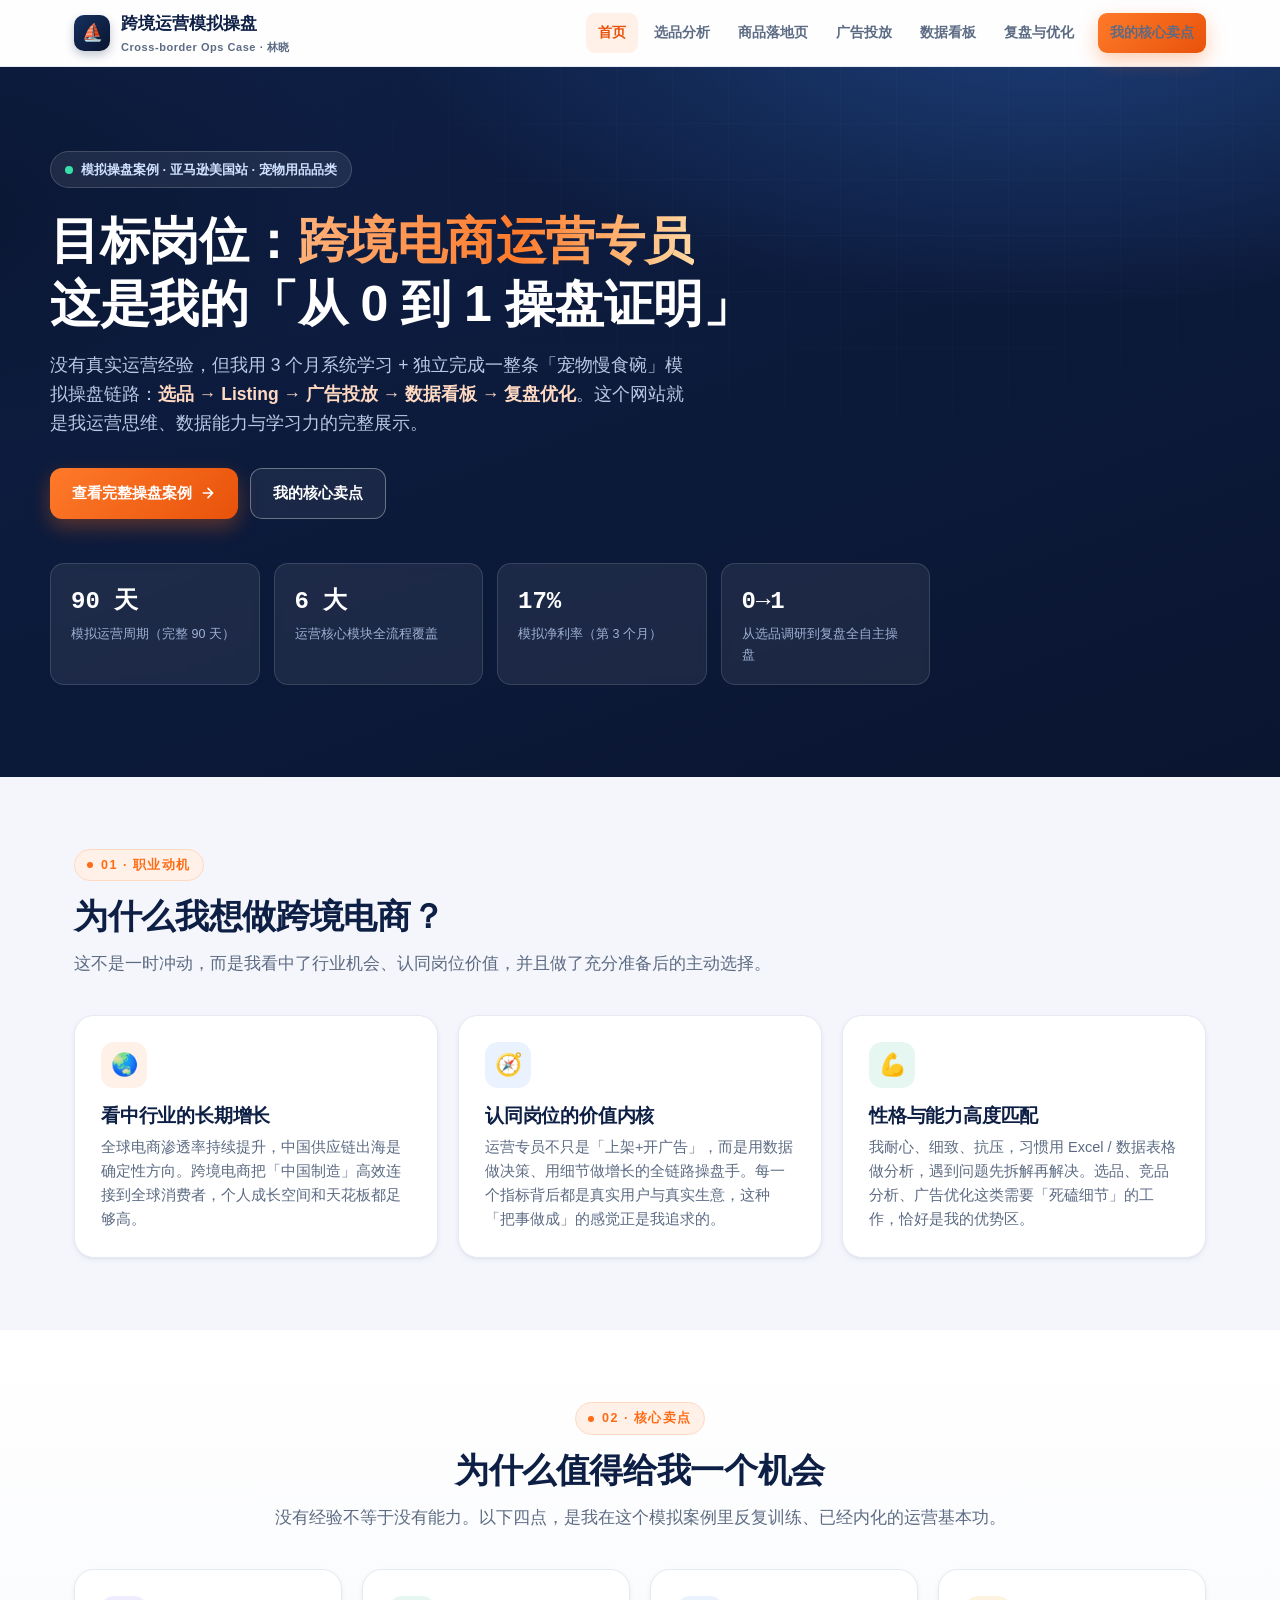
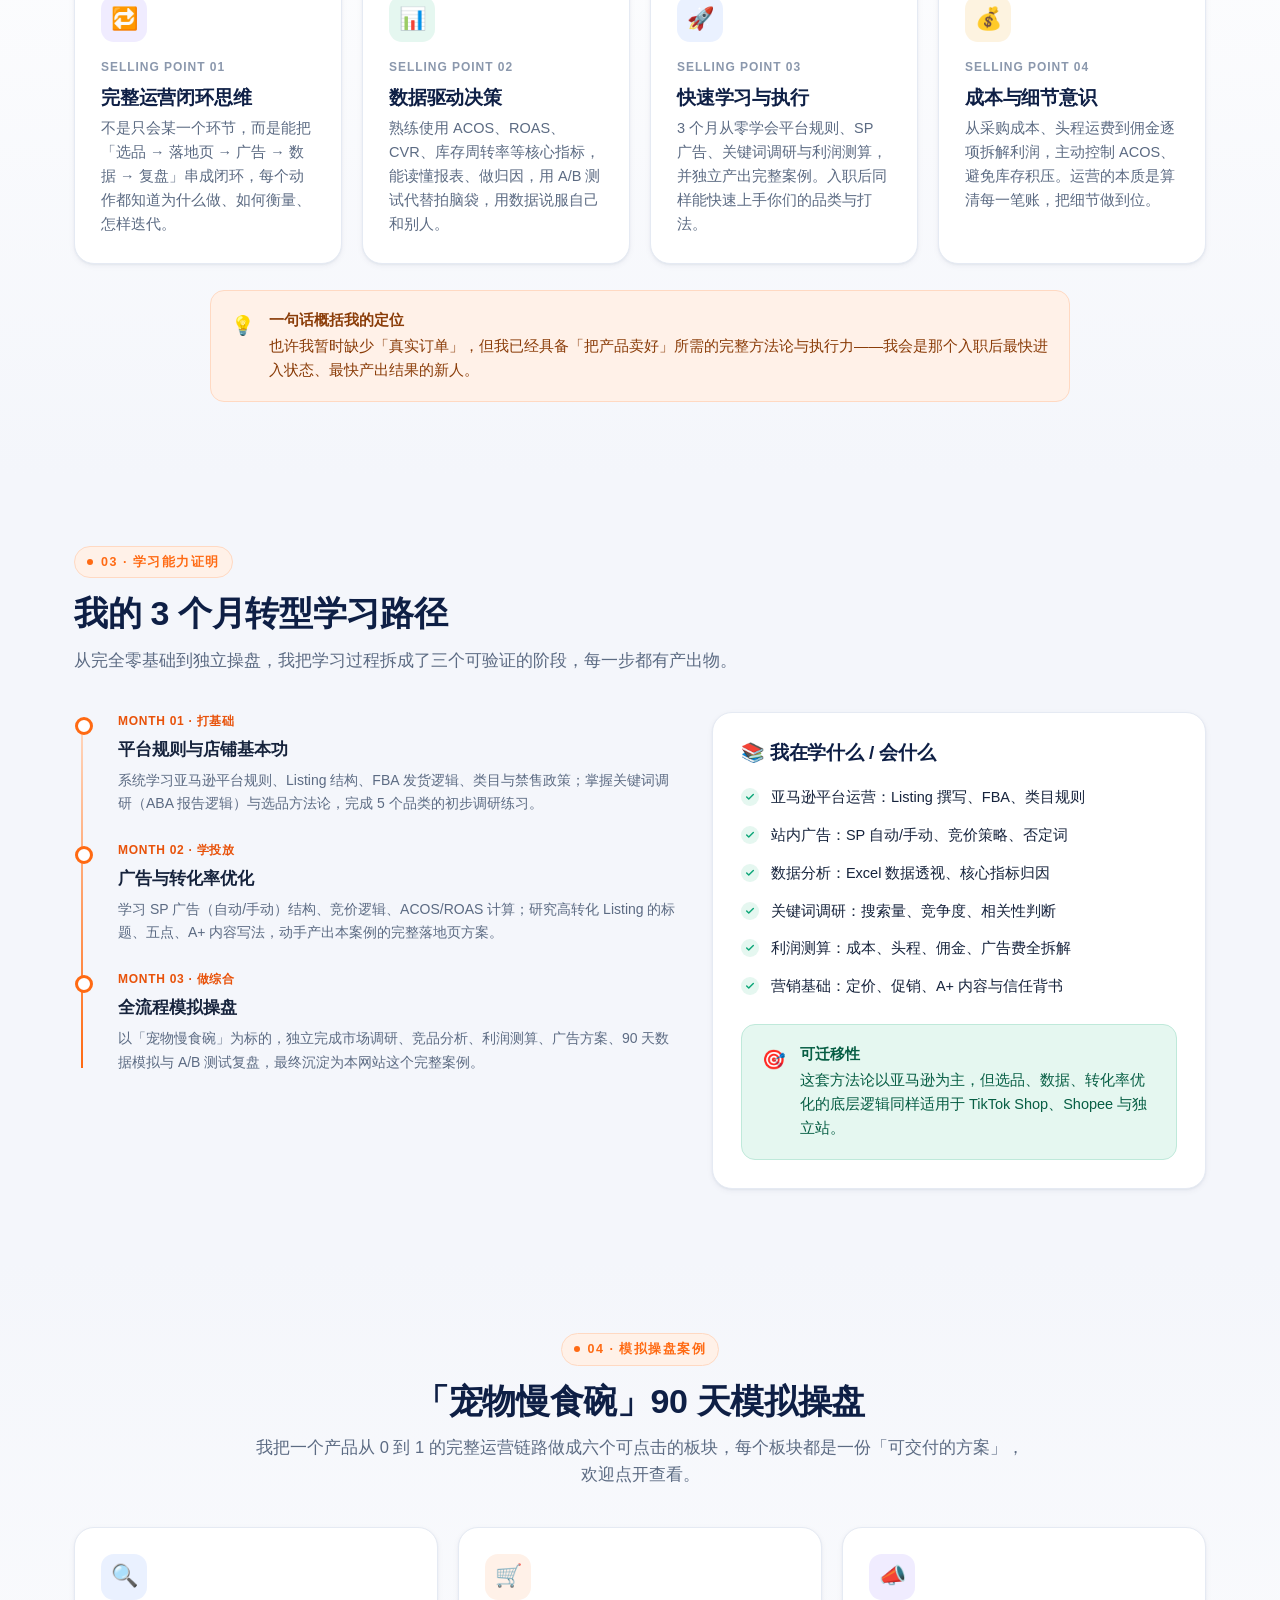
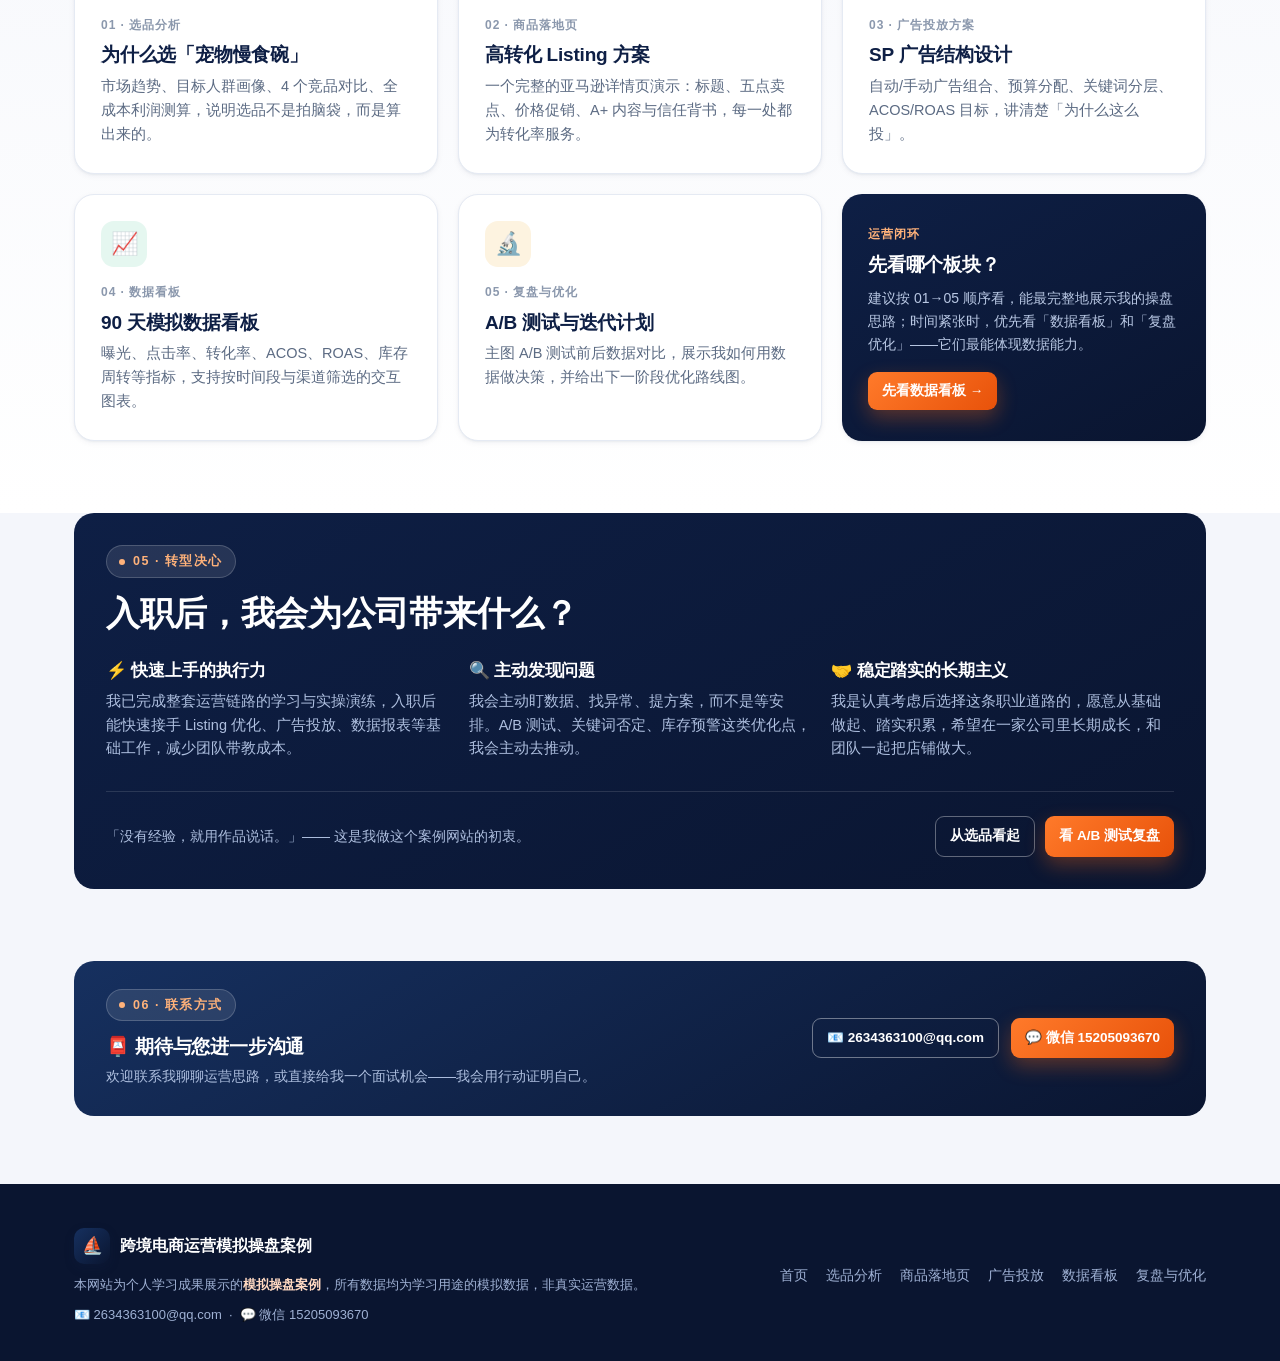
<file: index.html>
<!doctype html>
<html lang="zh-CN">
<head>
<meta charset="utf-8">
<meta name="viewport" content="width=device-width, initial-scale=1">
<title>首页 · 我是谁 · 跨境电商运营模拟操盘案例</title>
<meta name="description" content="目标岗位跨境电商运营专员，3个月系统学习+完整模拟操盘案例">
<link rel="icon" href="data:image/svg+xml,%3Csvg xmlns='http://www.w3.org/2000/svg' viewBox='0 0 100 100'%3E%3Crect width='100' height='100' rx='22' fill='%230e1f45'/%3E%3Ctext x='50' y='68' font-size='52' text-anchor='middle' fill='%23ff6a13' font-family='Arial' font-weight='bold'%3E%E6%B5%B7%3C/text%3E%3C/svg%3E">
<link rel="stylesheet" href="assets/css/style.css">

</head>
<body>
<header class="site-header">
  <div class="container header-inner">
    <a class="brand" href="index.html">
      <span class="brand-mark">⛵</span>
      <span>跨境运营模拟操盘<span style="display:block;font-size:11px;font-weight:600;color:#5c6b83;letter-spacing:.05em">Cross-border Ops Case · 林晓</span></span>
    </a>
    <nav class="nav" id="siteNav">
      <a href="index.html" class="active">首页</a>
      <a href="selection.html" class="">选品分析</a>
      <a href="listing.html" class="">商品落地页</a>
      <a href="ads.html" class="">广告投放</a>
      <a href="dashboard.html" class="">数据看板</a>
      <a href="review.html" class="">复盘与优化</a>
      <a href="index.html#sell" class="btn btn-primary btn-sm nav-cta">我的核心卖点</a>
    </nav>
    <button class="nav-toggle" id="navToggle" aria-label="菜单">
      <svg viewBox="0 0 24 24" fill="none" stroke="currentColor" stroke-width="2.2" stroke-linecap="round"><path d="M3 6h18M3 12h18M3 18h18"/></svg>
    </button>
  </div>
</header>

<main>

<!-- ================= HERO ================= -->
<section class="hero">
  <div class="hero-grid-bg"></div>
  <div class="container hero-inner">
    <div class="hero-badge"><span class="pulse"></span> 模拟操盘案例 · 亚马逊美国站 · 宠物用品品类</div>
    <h1>目标岗位：<span class="grad">跨境电商运营专员</span><br>这是我的「从 0 到 1 操盘证明」</h1>
    <p class="sub">没有真实运营经验，但我用 3 个月系统学习 + 独立完成一整条「宠物慢食碗」模拟操盘链路：<b style="color:#ffd9c2">选品 → Listing → 广告投放 → 数据看板 → 复盘优化</b>。这个网站就是我运营思维、数据能力与学习力的完整展示。</p>
    <div class="hero-actions">
      <a class="btn btn-primary" href="selection.html">查看完整操盘案例
        <svg width="16" height="16" viewBox="0 0 24 24" fill="none" stroke="currentColor" stroke-width="2.4" stroke-linecap="round" stroke-linejoin="round"><path d="M5 12h14M12 5l7 7-7 7"/></svg>
      </a>
      <a class="btn btn-ghost" href="#sell" style="color:#fff;border-color:rgba(255,255,255,.35);background:rgba(255,255,255,.06)">我的核心卖点</a>
    </div>
    <div class="hero-stats">
      <div class="hero-stat"><div class="num count-up" data-count="90" data-suffix=" 天">0</div><div class="lbl">模拟运营周期（完整 90 天）</div></div>
      <div class="hero-stat"><div class="num count-up" data-count="6" data-suffix=" 大">0</div><div class="lbl">运营核心模块全流程覆盖</div></div>
      <div class="hero-stat"><div class="num count-up" data-count="17" data-suffix="%">0</div><div class="lbl">模拟净利率（第 3 个月）</div></div>
      <div class="hero-stat"><div class="num count-up" data-count="0" data-suffix="→1">0</div><div class="lbl">从选品调研到复盘全自主操盘</div></div>
    </div>
  </div>
</section>

<!-- ================= 为什么做跨境电商 ================= -->
<section class="section">
  <div class="container">
    <div class="section-head reveal">
      <span class="eyebrow"><span class="dot"></span>01 · 职业动机</span>
      <h2>为什么我想做跨境电商？</h2>
      <p class="lead">这不是一时冲动，而是我看中了行业机会、认同岗位价值，并且做了充分准备后的主动选择。</p>
    </div>
    <div class="grid grid-3">
      <div class="card hover reveal">
        <div class="icon-badge tint-orange">🌏</div>
        <h3>看中行业的长期增长</h3>
        <p>全球电商渗透率持续提升，中国供应链出海是确定性方向。跨境电商把「中国制造」高效连接到全球消费者，个人成长空间和天花板都足够高。</p>
      </div>
      <div class="card hover reveal reveal-d1">
        <div class="icon-badge tint-blue">🧭</div>
        <h3>认同岗位的价值内核</h3>
        <p>运营专员不只是「上架+开广告」，而是用数据做决策、用细节做增长的全链路操盘手。每一个指标背后都是真实用户与真实生意，这种「把事做成」的感觉正是我追求的。</p>
      </div>
      <div class="card hover reveal reveal-d2">
        <div class="icon-badge tint-green">💪</div>
        <h3>性格与能力高度匹配</h3>
        <p>我耐心、细致、抗压，习惯用 Excel / 数据表格做分析，遇到问题先拆解再解决。选品、竞品分析、广告优化这类需要「死磕细节」的工作，恰好是我的优势区。</p>
      </div>
    </div>
  </div>
</section>

<!-- ================= 核心卖点 ================= -->
<section class="section" style="background:linear-gradient(180deg,#fff,#f4f6fb)" id="sell">
  <div class="container">
    <div class="section-head center reveal">
      <span class="eyebrow"><span class="dot"></span>02 · 核心卖点</span>
      <h2>为什么值得给我一个机会</h2>
      <p class="lead">没有经验不等于没有能力。以下四点，是我在这个模拟案例里反复训练、已经内化的运营基本功。</p>
    </div>
    <div class="grid grid-4">
      <div class="card hover reveal">
        <div class="icon-badge tint-purple">🔁</div>
        <div class="kicker">Selling Point 01</div>
        <h3>完整运营闭环思维</h3>
        <p>不是只会某一个环节，而是能把「选品 → 落地页 → 广告 → 数据 → 复盘」串成闭环，每个动作都知道为什么做、如何衡量、怎样迭代。</p>
      </div>
      <div class="card hover reveal reveal-d1">
        <div class="icon-badge tint-green">📊</div>
        <div class="kicker">Selling Point 02</div>
        <h3>数据驱动决策</h3>
        <p>熟练使用 ACOS、ROAS、CVR、库存周转率等核心指标，能读懂报表、做归因，用 A/B 测试代替拍脑袋，用数据说服自己和别人。</p>
      </div>
      <div class="card hover reveal reveal-d2">
        <div class="icon-badge tint-blue">🚀</div>
        <div class="kicker">Selling Point 03</div>
        <h3>快速学习与执行</h3>
        <p>3 个月从零学会平台规则、SP 广告、关键词调研与利润测算，并独立产出完整案例。入职后同样能快速上手你们的品类与打法。</p>
      </div>
      <div class="card hover reveal reveal-d3">
        <div class="icon-badge tint-amber">💰</div>
        <div class="kicker">Selling Point 04</div>
        <h3>成本与细节意识</h3>
        <p>从采购成本、头程运费到佣金逐项拆解利润，主动控制 ACOS、避免库存积压。运营的本质是算清每一笔账，把细节做到位。</p>
      </div>
    </div>
    <div class="callout orange reveal" style="margin-top:26px;max-width:860px;margin-left:auto;margin-right:auto">
      <span class="ico">💡</span>
      <div><strong>一句话概括我的定位</strong>也许我暂时缺少「真实订单」，但我已经具备「把产品卖好」所需的完整方法论与执行力——我会是那个入职后最快进入状态、最快产出结果的新人。</div>
    </div>
  </div>
</section>

<!-- ================= 学习历程 ================= -->
<section class="section">
  <div class="container">
    <div class="section-head reveal">
      <span class="eyebrow"><span class="dot"></span>03 · 学习能力证明</span>
      <h2>我的 3 个月转型学习路径</h2>
      <p class="lead">从完全零基础到独立操盘，我把学习过程拆成了三个可验证的阶段，每一步都有产出物。</p>
    </div>
    <div class="grid" style="grid-template-columns:1.1fr .9fr;gap:34px">
      <div>
        <div class="timeline reveal">
          <div class="tl-item">
            <div class="tl-phase">Month 01 · 打基础</div>
            <h4>平台规则与店铺基本功</h4>
            <p>系统学习亚马逊平台规则、Listing 结构、FBA 发货逻辑、类目与禁售政策；掌握关键词调研（ABA 报告逻辑）与选品方法论，完成 5 个品类的初步调研练习。</p>
          </div>
          <div class="tl-item">
            <div class="tl-phase">Month 02 · 学投放</div>
            <h4>广告与转化率优化</h4>
            <p>学习 SP 广告（自动/手动）结构、竞价逻辑、ACOS/ROAS 计算；研究高转化 Listing 的标题、五点、A+ 内容写法，动手产出本案例的完整落地页方案。</p>
          </div>
          <div class="tl-item">
            <div class="tl-phase">Month 03 · 做综合</div>
            <h4>全流程模拟操盘</h4>
            <p>以「宠物慢食碗」为标的，独立完成市场调研、竞品分析、利润测算、广告方案、90 天数据模拟与 A/B 测试复盘，最终沉淀为本网站这个完整案例。</p>
          </div>
        </div>
      </div>
      <div>
        <div class="panel reveal reveal-d1">
          <h3 style="margin-bottom:14px">📚 我在学什么 / 会什么</h3>
          <ul class="check-list">
            <li>亚马逊平台运营：Listing 撰写、FBA、类目规则</li>
            <li>站内广告：SP 自动/手动、竞价策略、否定词</li>
            <li>数据分析：Excel 数据透视、核心指标归因</li>
            <li>关键词调研：搜索量、竞争度、相关性判断</li>
            <li>利润测算：成本、头程、佣金、广告费全拆解</li>
            <li>营销基础：定价、促销、A+ 内容与信任背书</li>
          </ul>
          <div class="callout green" style="margin-top:18px">
            <span class="ico">🎯</span>
            <div><strong>可迁移性</strong>这套方法论以亚马逊为主，但选品、数据、转化率优化的底层逻辑同样适用于 TikTok Shop、Shopee 与独立站。</div>
          </div>
        </div>
      </div>
    </div>
  </div>
</section>

<!-- ================= 案例总览 ================= -->
<section class="section" style="background:linear-gradient(180deg,#f4f6fb,#fff)">
  <div class="container">
    <div class="section-head center reveal">
      <span class="eyebrow"><span class="dot"></span>04 · 模拟操盘案例</span>
      <h2>「宠物慢食碗」90 天模拟操盘</h2>
      <p class="lead">我把一个产品从 0 到 1 的完整运营链路做成六个可点击的板块，每个板块都是一份「可交付的方案」，欢迎点开查看。</p>
    </div>
    <div class="grid grid-3">
      <a class="card hover reveal" href="selection.html">
        <div class="icon-badge tint-blue">🔍</div>
        <div class="kicker">01 · 选品分析</div>
        <h3>为什么选「宠物慢食碗」</h3>
        <p>市场趋势、目标人群画像、4 个竞品对比、全成本利润测算，说明选品不是拍脑袋，而是算出来的。</p>
      </a>
      <a class="card hover reveal reveal-d1" href="listing.html">
        <div class="icon-badge tint-orange">🛒</div>
        <div class="kicker">02 · 商品落地页</div>
        <h3>高转化 Listing 方案</h3>
        <p>一个完整的亚马逊详情页演示：标题、五点卖点、价格促销、A+ 内容与信任背书，每一处都为转化率服务。</p>
      </a>
      <a class="card hover reveal reveal-d2" href="ads.html">
        <div class="icon-badge tint-purple">📣</div>
        <div class="kicker">03 · 广告投放方案</div>
        <h3>SP 广告结构设计</h3>
        <p>自动/手动广告组合、预算分配、关键词分层、ACOS/ROAS 目标，讲清楚「为什么这么投」。</p>
      </a>
      <a class="card hover reveal" href="dashboard.html">
        <div class="icon-badge tint-green">📈</div>
        <div class="kicker">04 · 数据看板</div>
        <h3>90 天模拟数据看板</h3>
        <p>曝光、点击率、转化率、ACOS、ROAS、库存周转等指标，支持按时间段与渠道筛选的交互图表。</p>
      </a>
      <a class="card hover reveal reveal-d1" href="review.html">
        <div class="icon-badge tint-amber">🔬</div>
        <div class="kicker">05 · 复盘与优化</div>
        <h3>A/B 测试与迭代计划</h3>
        <p>主图 A/B 测试前后数据对比，展示我如何用数据做决策，并给出下一阶段优化路线图。</p>
      </a>
      <div class="card reveal reveal-d2" style="background:linear-gradient(150deg,var(--navy-900),var(--navy-950));border:none;display:flex;flex-direction:column;justify-content:center">
        <div class="kicker" style="color:#ffb27a">运营闭环</div>
        <h3 style="color:#fff;margin-bottom:10px">先看哪个板块？</h3>
        <p style="color:#b9c8e4;font-size:14px;margin-bottom:16px">建议按 01→05 顺序看，能最完整地展示我的操盘思路；时间紧张时，优先看「数据看板」和「复盘优化」——它们最能体现数据能力。</p>
        <a class="btn btn-primary btn-sm" href="dashboard.html" style="align-self:flex-start">先看数据看板 →</a>
      </div>
    </div>
  </div>
</section>

<!-- ================= 我能带来什么 ================= -->
<section class="section" style="padding-top:0">
  <div class="container">
    <div class="panel-dark reveal">
      <div class="section-head" style="margin-bottom:26px">
        <span class="eyebrow" style="background:rgba(255,255,255,.1);border-color:rgba(255,255,255,.18);color:#ffb27a"><span class="dot" style="background:#ffb27a"></span>05 · 转型决心</span>
        <h2 style="color:#fff">入职后，我会为公司带来什么？</h2>
      </div>
      <div class="grid grid-3">
        <div>
          <h3 style="font-size:17px;margin-bottom:8px">⚡ 快速上手的执行力</h3>
          <p class="lead" style="font-size:14.5px">我已完成整套运营链路的学习与实操演练，入职后能快速接手 Listing 优化、广告投放、数据报表等基础工作，减少团队带教成本。</p>
        </div>
        <div>
          <h3 style="font-size:17px;margin-bottom:8px">🔍 主动发现问题</h3>
          <p class="lead" style="font-size:14.5px">我会主动盯数据、找异常、提方案，而不是等安排。A/B 测试、关键词否定、库存预警这类优化点，我会主动去推动。</p>
        </div>
        <div>
          <h3 style="font-size:17px;margin-bottom:8px">🤝 稳定踏实的长期主义</h3>
          <p class="lead" style="font-size:14.5px">我是认真考虑后选择这条职业道路的，愿意从基础做起、踏实积累，希望在一家公司里长期成长，和团队一起把店铺做大。</p>
        </div>
      </div>
      <div style="margin-top:30px;padding-top:24px;border-top:1px solid rgba(255,255,255,.12);display:flex;justify-content:space-between;align-items:center;gap:16px;flex-wrap:wrap">
        <div style="font-size:14px;color:#aebfdf">「没有经验，就用作品说话。」—— 这是我做这个案例网站的初衷。</div>
        <div style="display:flex;gap:10px">
          <a class="btn btn-ghost btn-sm" href="selection.html" style="background:transparent;color:#fff;border-color:rgba(255,255,255,.35)">从选品看起</a>
          <a class="btn btn-primary btn-sm" href="review.html">看 A/B 测试复盘</a>
        </div>
      </div>
  </div>
</section>

<!-- ================= 联系方式 ================= -->
<section class="section tight" style="padding-top:0">
  <div class="container">
    <div class="panel-dark reveal" style="padding:28px 32px;display:flex;justify-content:space-between;align-items:center;gap:18px;flex-wrap:wrap;background:linear-gradient(150deg,#16305f,#0a1530)">
      <div>
        <span class="eyebrow" style="background:rgba(255,255,255,.1);border-color:rgba(255,255,255,.18);color:#ffb27a"><span class="dot" style="background:#ffb27a"></span>06 · 联系方式</span>
        <h3 style="color:#fff;font-size:19px;margin-bottom:6px">📮 期待与您进一步沟通</h3>
        <p style="font-size:14px;color:#aebfdf">欢迎联系我聊聊运营思路，或直接给我一个面试机会——我会用行动证明自己。</p>
      </div>
      <div style="display:flex;gap:12px;flex-wrap:wrap">
        <a class="btn btn-ghost btn-sm" href="mailto:2634363100@qq.com" style="background:transparent;color:#fff;border-color:rgba(255,255,255,.4)">📧 2634363100@qq.com</a>
        <span class="btn btn-primary btn-sm" style="cursor:default">💬 微信 15205093670</span>
      </div>
    </div>
  </div>
</section>
    </div>
  </div>
</section>

</main>
<footer class="site-footer">
  <div class="container footer-inner">
    <div>
      <div class="footer-brand"><span class="brand-mark">⛵</span> 跨境电商运营模拟操盘案例</div>
      <div class="footer-note" style="margin-top:10px">本网站为个人学习成果展示的<b style="color:#ffd9c2">模拟操盘案例</b>，所有数据均为学习用途的模拟数据，非真实运营数据。</div>
      <div class="footer-note" style="margin-top:8px">📧 2634363100@qq.com &nbsp;·&nbsp; 💬 微信 15205093670</div>
    </div>
    <div class="footer-links">
      <a href="index.html">首页</a>
      <a href="selection.html">选品分析</a>
      <a href="listing.html">商品落地页</a>
      <a href="ads.html">广告投放</a>
      <a href="dashboard.html">数据看板</a>
      <a href="review.html">复盘与优化</a>
    </div>
  </div>
</footer>
<script src="assets/js/main.js"></script>

</body>
</html>
</file>
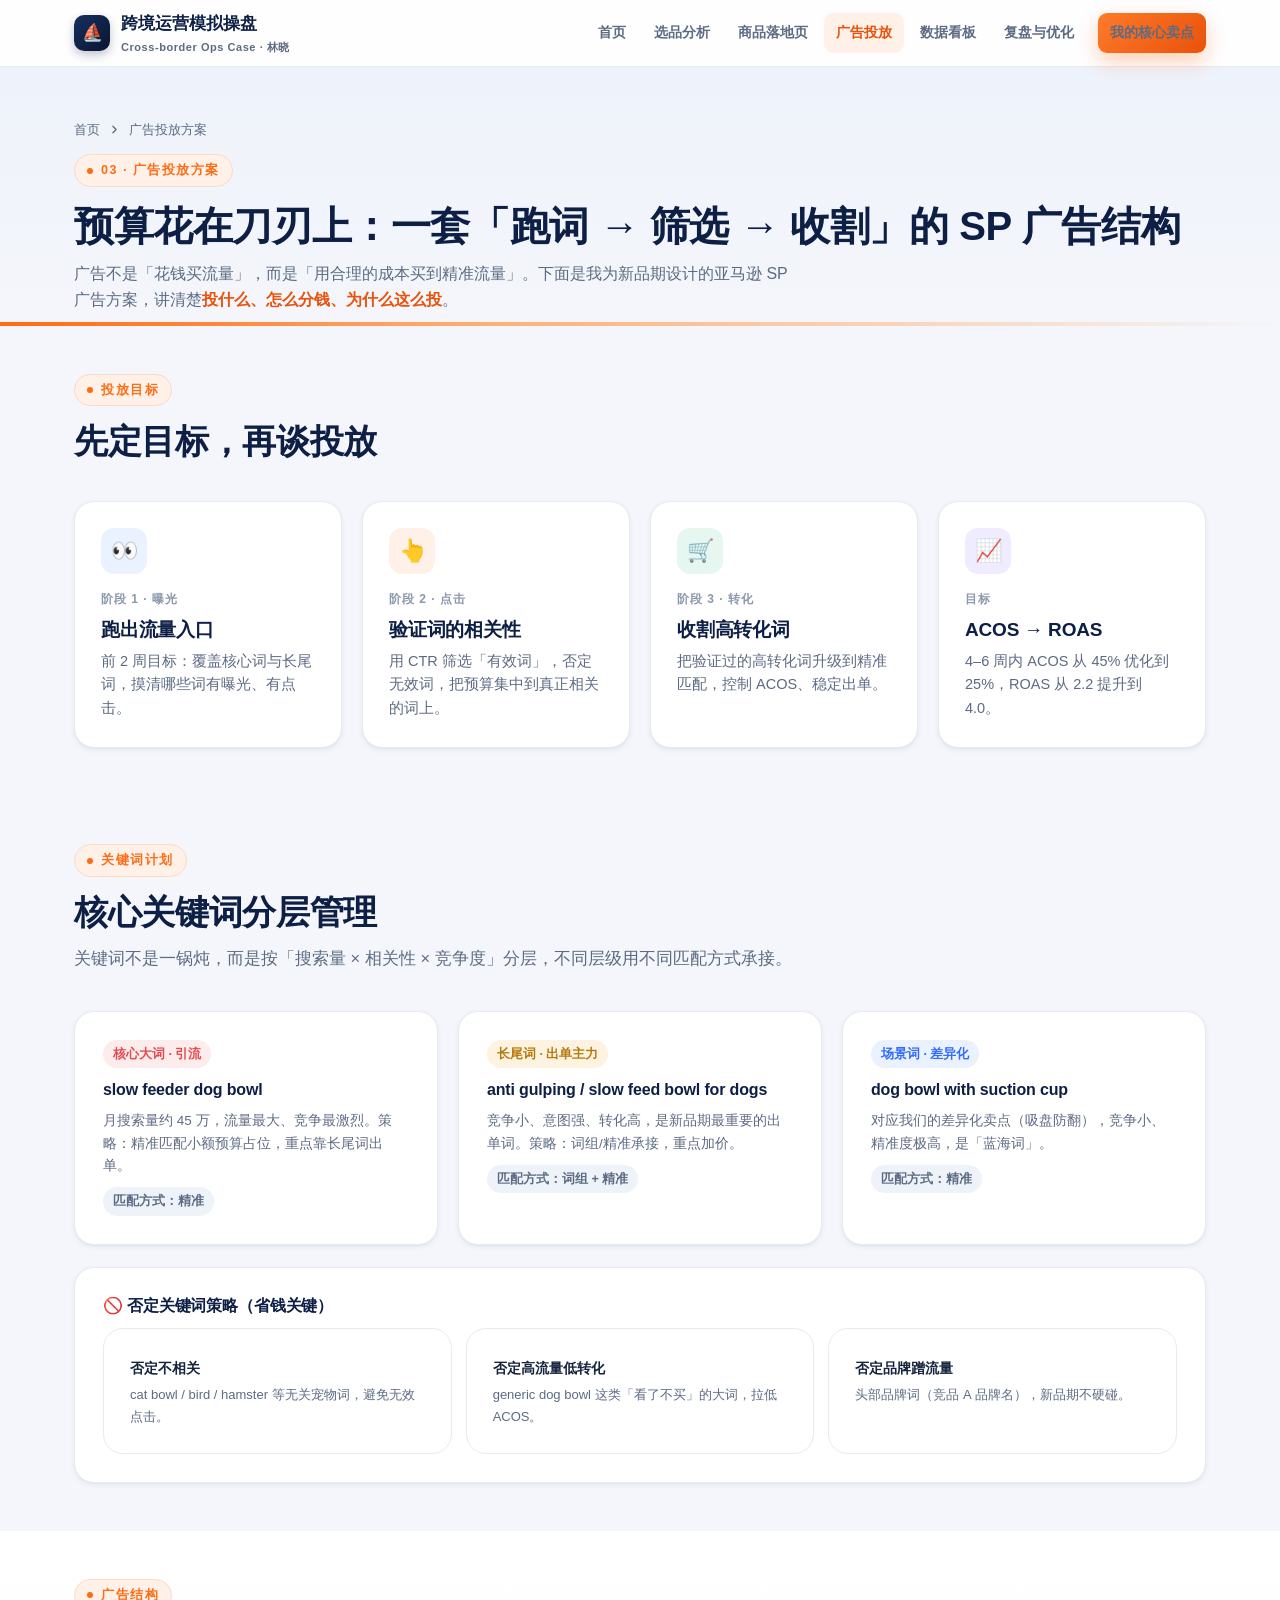
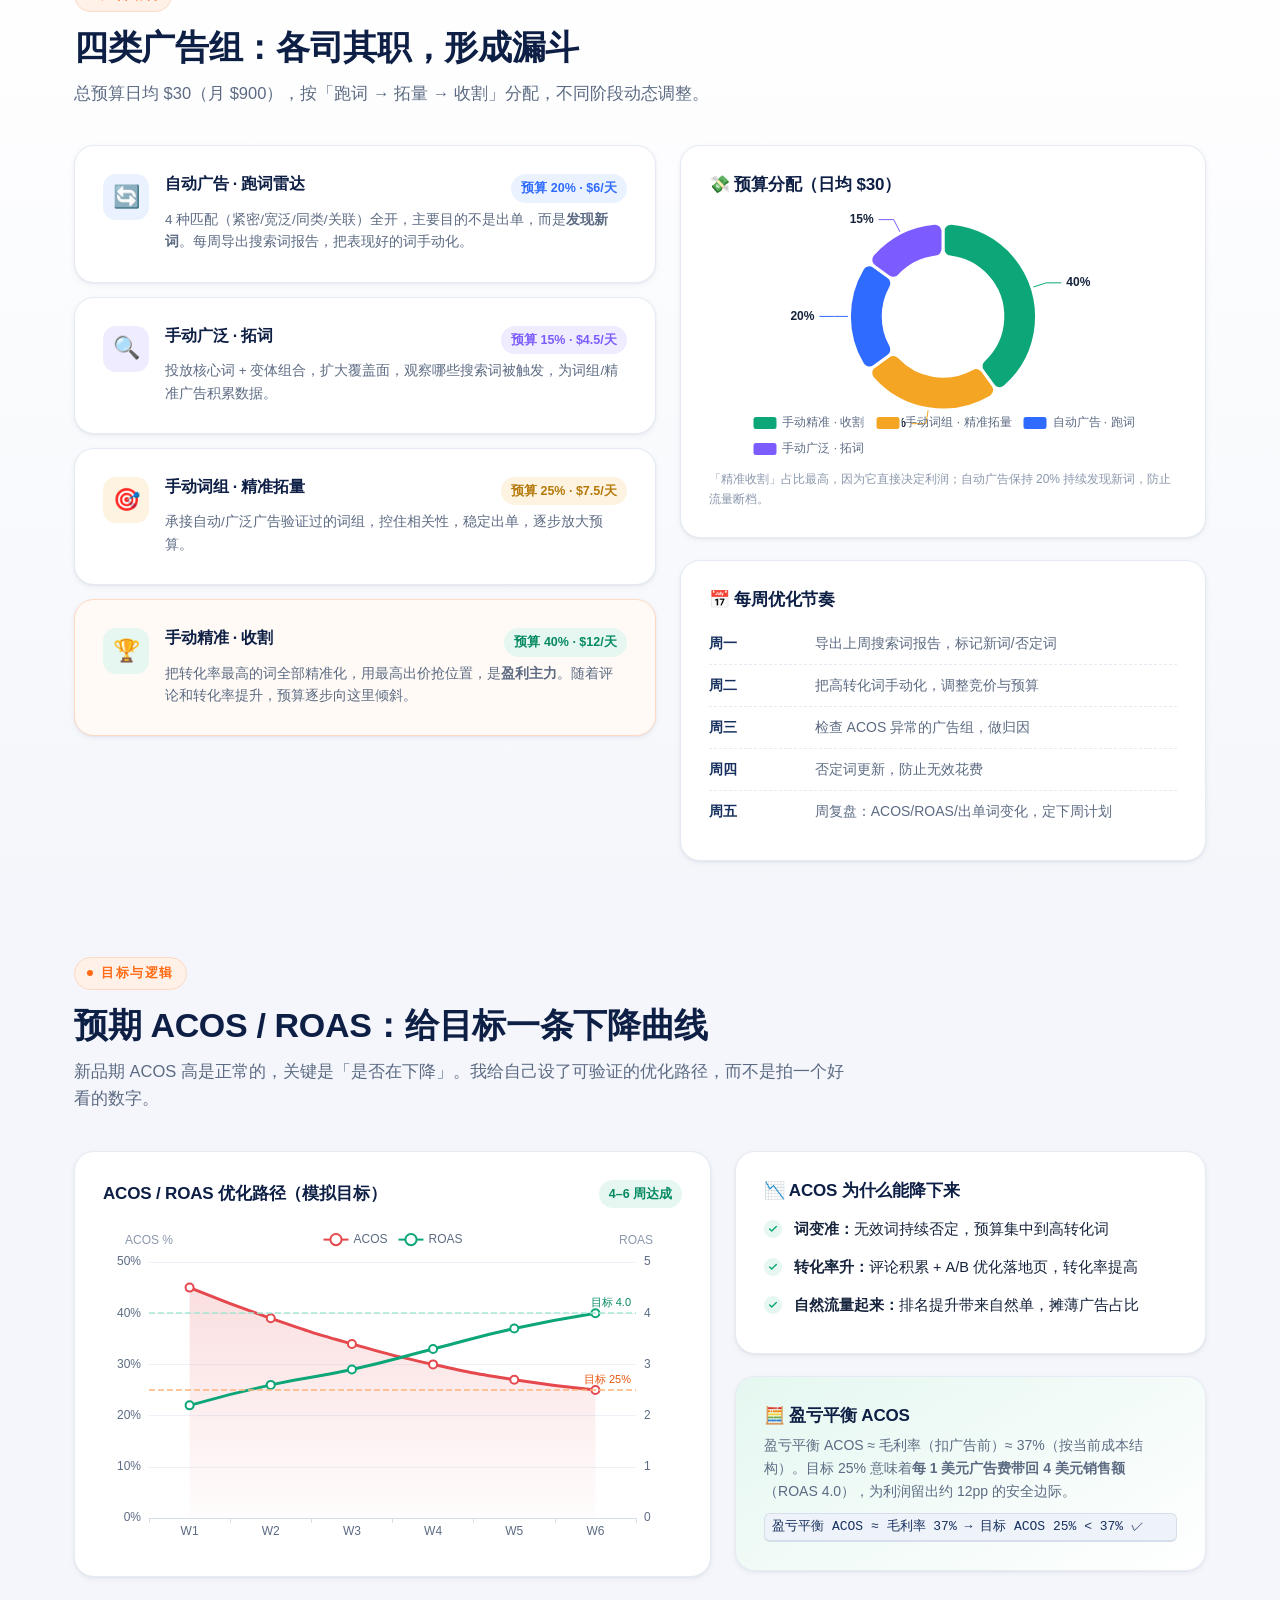
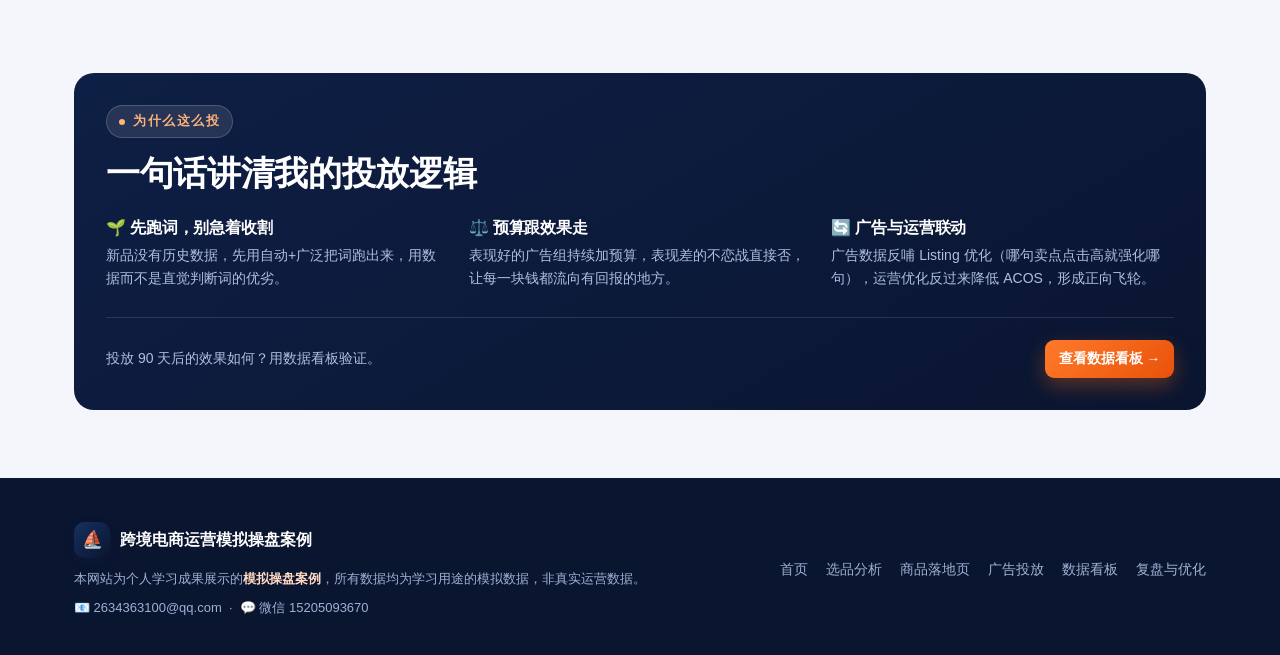
<file: ads.html>
<!doctype html>
<html lang="zh-CN">
<head>
<meta charset="utf-8">
<meta name="viewport" content="width=device-width, initial-scale=1">
<title>广告投放方案 · SP 广告结构 · 跨境电商运营模拟操盘案例</title>
<meta name="description" content="自动/手动广告结构、预算分配、ACOS/ROAS 目标与投放逻辑">
<link rel="icon" href="data:image/svg+xml,%3Csvg xmlns='http://www.w3.org/2000/svg' viewBox='0 0 100 100'%3E%3Crect width='100' height='100' rx='22' fill='%230e1f45'/%3E%3Ctext x='50' y='68' font-size='52' text-anchor='middle' fill='%23ff6a13' font-family='Arial' font-weight='bold'%3E%E6%B5%B7%3C/text%3E%3C/svg%3E">
<link rel="stylesheet" href="assets/css/style.css">

</head>
<body>
<header class="site-header">
  <div class="container header-inner">
    <a class="brand" href="index.html">
      <span class="brand-mark">⛵</span>
      <span>跨境运营模拟操盘<span style="display:block;font-size:11px;font-weight:600;color:#5c6b83;letter-spacing:.05em">Cross-border Ops Case · 林晓</span></span>
    </a>
    <nav class="nav" id="siteNav">
      <a href="index.html" class="">首页</a>
      <a href="selection.html" class="">选品分析</a>
      <a href="listing.html" class="">商品落地页</a>
      <a href="ads.html" class="active">广告投放</a>
      <a href="dashboard.html" class="">数据看板</a>
      <a href="review.html" class="">复盘与优化</a>
      <a href="index.html#sell" class="btn btn-primary btn-sm nav-cta">我的核心卖点</a>
    </nav>
    <button class="nav-toggle" id="navToggle" aria-label="菜单">
      <svg viewBox="0 0 24 24" fill="none" stroke="currentColor" stroke-width="2.2" stroke-linecap="round"><path d="M3 6h18M3 12h18M3 18h18"/></svg>
    </button>
  </div>
</header>

<main>


<!-- ================= 页头 ================= -->
<div class="page-hero">
  <div class="container">
    <div class="crumb"><a href="index.html">首页</a><svg viewBox="0 0 24 24" fill="none" stroke="currentColor" stroke-width="2.4" stroke-linecap="round" stroke-linejoin="round"><path d="M9 18l6-6-6-6"/></svg><span>广告投放方案</span></div>
    <span class="eyebrow"><span class="dot"></span>03 · 广告投放方案</span>
    <h1>预算花在刀刃上：一套「跑词 → 筛选 → 收割」的 SP 广告结构</h1>
    <p class="lead">广告不是「花钱买流量」，而是「用合理的成本买到精准流量」。下面是我为新品期设计的亚马逊 SP 广告方案，讲清楚<b style="color:var(--accent-deep)">投什么、怎么分钱、为什么这么投</b>。</p>
  </div>
</div>
<hr class="divider-grad">

<!-- ================= 投放目标 ================= -->
<section class="section tight">
  <div class="container">
    <div class="section-head reveal">
      <span class="eyebrow"><span class="dot"></span>投放目标</span>
      <h2>先定目标，再谈投放</h2>
    </div>
    <div class="grid grid-4">
      <div class="card reveal"><div class="icon-badge tint-blue">👀</div><div class="kicker">阶段 1 · 曝光</div><h3>跑出流量入口</h3><p>前 2 周目标：覆盖核心词与长尾词，摸清哪些词有曝光、有点击。</p></div>
      <div class="card reveal reveal-d1"><div class="icon-badge tint-orange">👆</div><div class="kicker">阶段 2 · 点击</div><h3>验证词的相关性</h3><p>用 CTR 筛选「有效词」，否定无效词，把预算集中到真正相关的词上。</p></div>
      <div class="card reveal reveal-d2"><div class="icon-badge tint-green">🛒</div><div class="kicker">阶段 3 · 转化</div><h3>收割高转化词</h3><p>把验证过的高转化词升级到精准匹配，控制 ACOS、稳定出单。</p></div>
      <div class="card reveal reveal-d3"><div class="icon-badge tint-purple">📈</div><div class="kicker">目标</div><h3>ACOS → ROAS</h3><p>4–6 周内 ACOS 从 45% 优化到 25%，ROAS 从 2.2 提升到 4.0。</p></div>
    </div>
  </div>
</section>

<!-- ================= 关键词分层 ================= -->
<section class="section tight">
  <div class="container">
    <div class="section-head reveal">
      <span class="eyebrow"><span class="dot"></span>关键词计划</span>
      <h2>核心关键词分层管理</h2>
      <p class="lead">关键词不是一锅炖，而是按「搜索量 × 相关性 × 竞争度」分层，不同层级用不同匹配方式承接。</p>
    </div>
    <div class="grid grid-3">
      <div class="panel reveal">
        <div class="tag red" style="margin-bottom:12px">核心大词 · 引流</div>
        <h3 style="font-size:16px;margin-bottom:10px">slow feeder dog bowl</h3>
        <p style="font-size:13.5px;color:var(--muted);margin-bottom:10px">月搜索量约 45 万，流量最大、竞争最激烈。策略：精准匹配小额预算占位，重点靠长尾词出单。</p>
        <div class="tag">匹配方式：精准</div>
      </div>
      <div class="panel reveal reveal-d1">
        <div class="tag amber" style="margin-bottom:12px">长尾词 · 出单主力</div>
        <h3 style="font-size:16px;margin-bottom:10px">anti gulping / slow feed bowl for dogs</h3>
        <p style="font-size:13.5px;color:var(--muted);margin-bottom:10px">竞争小、意图强、转化高，是新品期最重要的出单词。策略：词组/精准承接，重点加价。</p>
        <div class="tag">匹配方式：词组 + 精准</div>
      </div>
      <div class="panel reveal reveal-d2">
        <div class="tag blue" style="margin-bottom:12px">场景词 · 差异化</div>
        <h3 style="font-size:16px;margin-bottom:10px">dog bowl with suction cup</h3>
        <p style="font-size:13.5px;color:var(--muted);margin-bottom:10px">对应我们的差异化卖点（吸盘防翻），竞争小、精准度极高，是「蓝海词」。</p>
        <div class="tag">匹配方式：精准</div>
      </div>
    </div>
    <div class="panel reveal" style="margin-top:22px">
      <h3 style="font-size:16px;margin-bottom:12px">🚫 否定关键词策略（省钱关键）</h3>
      <div class="grid grid-3" style="gap:14px">
        <div class="card plain"><b style="font-size:14px">否定不相关</b><p style="font-size:13px;margin-top:4px">cat bowl / bird / hamster 等无关宠物词，避免无效点击。</p></div>
        <div class="card plain"><b style="font-size:14px">否定高流量低转化</b><p style="font-size:13px;margin-top:4px">generic dog bowl 这类「看了不买」的大词，拉低 ACOS。</p></div>
        <div class="card plain"><b style="font-size:14px">否定品牌蹭流量</b><p style="font-size:13px;margin-top:4px">头部品牌词（竞品 A 品牌名），新品期不硬碰。</p></div>
      </div>
    </div>
  </div>
</section>

<!-- ================= 广告结构 ================= -->
<section class="section tight" style="background:linear-gradient(180deg,#fff,#f4f6fb)">
  <div class="container">
    <div class="section-head reveal">
      <span class="eyebrow"><span class="dot"></span>广告结构</span>
      <h2>四类广告组：各司其职，形成漏斗</h2>
      <p class="lead">总预算日均 $30（月 $900），按「跑词 → 拓量 → 收割」分配，不同阶段动态调整。</p>
    </div>
    <div class="grid" style="grid-template-columns:1.05fr .95fr;gap:24px">
      <div style="display:flex;flex-direction:column;gap:14px">
        <div class="panel reveal" style="display:flex;gap:16px;align-items:flex-start">
          <div class="icon-badge tint-blue" style="flex-shrink:0">🔄</div>
          <div style="flex:1">
            <div style="display:flex;justify-content:space-between;flex-wrap:wrap;gap:8px"><h3 style="font-size:16px">自动广告 · 跑词雷达</h3><span class="tag blue">预算 20% · $6/天</span></div>
            <p style="font-size:13.5px;color:var(--muted);margin-top:6px">4 种匹配（紧密/宽泛/同类/关联）全开，主要目的不是出单，而是<b>发现新词</b>。每周导出搜索词报告，把表现好的词手动化。</p>
          </div>
        </div>
        <div class="panel reveal reveal-d1" style="display:flex;gap:16px;align-items:flex-start">
          <div class="icon-badge tint-purple" style="flex-shrink:0">🔍</div>
          <div style="flex:1">
            <div style="display:flex;justify-content:space-between;flex-wrap:wrap;gap:8px"><h3 style="font-size:16px">手动广泛 · 拓词</h3><span class="tag purple">预算 15% · $4.5/天</span></div>
            <p style="font-size:13.5px;color:var(--muted);margin-top:6px">投放核心词 + 变体组合，扩大覆盖面，观察哪些搜索词被触发，为词组/精准广告积累数据。</p>
          </div>
        </div>
        <div class="panel reveal reveal-d2" style="display:flex;gap:16px;align-items:flex-start">
          <div class="icon-badge tint-amber" style="flex-shrink:0">🎯</div>
          <div style="flex:1">
            <div style="display:flex;justify-content:space-between;flex-wrap:wrap;gap:8px"><h3 style="font-size:16px">手动词组 · 精准拓量</h3><span class="tag amber">预算 25% · $7.5/天</span></div>
            <p style="font-size:13.5px;color:var(--muted);margin-top:6px">承接自动/广泛广告验证过的词组，控住相关性，稳定出单，逐步放大预算。</p>
          </div>
        </div>
        <div class="panel reveal reveal-d3" style="display:flex;gap:16px;align-items:flex-start;border-color:#ffd9c2;background:#fffaf6">
          <div class="icon-badge tint-green" style="flex-shrink:0">🏆</div>
          <div style="flex:1">
            <div style="display:flex;justify-content:space-between;flex-wrap:wrap;gap:8px"><h3 style="font-size:16px">手动精准 · 收割</h3><span class="tag green">预算 40% · $12/天</span></div>
            <p style="font-size:13.5px;color:var(--muted);margin-top:6px">把转化率最高的词全部精准化，用最高出价抢位置，是<b>盈利主力</b>。随着评论和转化率提升，预算逐步向这里倾斜。</p>
          </div>
        </div>
      </div>
      <div style="display:flex;flex-direction:column;gap:22px">
        <div class="panel reveal reveal-d1">
          <h3 style="font-size:17px;margin-bottom:6px">💸 预算分配（日均 $30）</h3>
          <div id="chartBudget" class="chart-box short" style="height:260px"></div>
          <p class="chart-tip">「精准收割」占比最高，因为它直接决定利润；自动广告保持 20% 持续发现新词，防止流量断档。</p>
        </div>
        <div class="panel reveal reveal-d2">
          <h3 style="font-size:17px;margin-bottom:12px">📅 每周优化节奏</h3>
          <div class="kv"><span class="k">周一</span><span class="v">导出上周搜索词报告，标记新词/否定词</span></div>
          <div class="kv"><span class="k">周二</span><span class="v">把高转化词手动化，调整竞价与预算</span></div>
          <div class="kv"><span class="k">周三</span><span class="v">检查 ACOS 异常的广告组，做归因</span></div>
          <div class="kv"><span class="k">周四</span><span class="v">否定词更新，防止无效花费</span></div>
          <div class="kv"><span class="k">周五</span><span class="v">周复盘：ACOS/ROAS/出单词变化，定下周计划</span></div>
        </div>
      </div>
    </div>
  </div>
</section>

<!-- ================= ACOS 目标 ================= -->
<section class="section tight">
  <div class="container">
    <div class="section-head reveal">
      <span class="eyebrow"><span class="dot"></span>目标与逻辑</span>
      <h2>预期 ACOS / ROAS：给目标一条下降曲线</h2>
      <p class="lead">新品期 ACOS 高是正常的，关键是「是否在下降」。我给自己设了可验证的优化路径，而不是拍一个好看的数字。</p>
    </div>
    <div class="grid" style="grid-template-columns:1.15fr .85fr;gap:24px">
      <div class="panel reveal">
        <div class="toolbar"><h3 style="font-size:17px">ACOS / ROAS 优化路径（模拟目标）</h3><span class="tag green">4–6 周达成</span></div>
        <div id="chartAcos" class="chart-box" style="height:320px"></div>
      </div>
      <div class="reveal reveal-d1" style="display:flex;flex-direction:column;gap:22px">
        <div class="panel">
          <h3 style="font-size:17px;margin-bottom:10px">📉 ACOS 为什么能降下来</h3>
          <ul class="check-list">
            <li><b>词变准：</b>无效词持续否定，预算集中到高转化词</li>
            <li><b>转化率升：</b>评论积累 + A/B 优化落地页，转化率提高</li>
            <li><b>自然流量起来：</b>排名提升带来自然单，摊薄广告占比</li>
          </ul>
        </div>
        <div class="panel" style="background:linear-gradient(150deg,var(--green-soft),#fff)">
          <h3 style="font-size:17px;margin-bottom:8px">🧮 盈亏平衡 ACOS</h3>
          <p style="font-size:14px;color:var(--muted);margin-bottom:10px">盈亏平衡 ACOS ≈ 毛利率（扣广告前）≈ 37%（按当前成本结构）。目标 25% 意味着<b>每 1 美元广告费带回 4 美元销售额</b>（ROAS 4.0），为利润留出约 12pp 的安全边际。</p>
          <div class="kbd" style="font-size:13px">盈亏平衡 ACOS ≈ 毛利率 37% → 目标 ACOS 25% &lt; 37% ✓</div>
        </div>
      </div>
    </div>
  </div>
</section>

<!-- ================= 投放逻辑 ================= -->
<section class="section tight">
  <div class="container">
    <div class="panel-dark reveal">
      <div class="section-head" style="margin-bottom:24px">
        <span class="eyebrow" style="background:rgba(255,255,255,.1);border-color:rgba(255,255,255,.18);color:#ffb27a"><span class="dot" style="background:#ffb27a"></span>为什么这么投</span>
        <h2 style="color:#fff">一句话讲清我的投放逻辑</h2>
      </div>
      <div class="grid grid-3">
        <div>
          <h3 style="font-size:16px;margin-bottom:6px">🌱 先跑词，别急着收割</h3>
          <p style="font-size:14px;color:#aebfdf">新品没有历史数据，先用自动+广泛把词跑出来，用数据而不是直觉判断词的优劣。</p>
        </div>
        <div>
          <h3 style="font-size:16px;margin-bottom:6px">⚖️ 预算跟效果走</h3>
          <p style="font-size:14px;color:#aebfdf">表现好的广告组持续加预算，表现差的不恋战直接否，让每一块钱都流向有回报的地方。</p>
        </div>
        <div>
          <h3 style="font-size:16px;margin-bottom:6px">🔄 广告与运营联动</h3>
          <p style="font-size:14px;color:#aebfdf">广告数据反哺 Listing 优化（哪句卖点点击高就强化哪句），运营优化反过来降低 ACOS，形成正向飞轮。</p>
        </div>
      </div>
      <div style="margin-top:26px;display:flex;justify-content:space-between;align-items:center;gap:14px;flex-wrap:wrap;border-top:1px solid rgba(255,255,255,.12);padding-top:22px">
        <div style="font-size:14px;color:#aebfdf">投放 90 天后的效果如何？用数据看板验证。</div>
        <a class="btn btn-primary btn-sm" href="dashboard.html">查看数据看板 →</a>
      </div>
    </div>
  </div>
</section>


</main>
<footer class="site-footer">
  <div class="container footer-inner">
    <div>
      <div class="footer-brand"><span class="brand-mark">⛵</span> 跨境电商运营模拟操盘案例</div>
      <div class="footer-note" style="margin-top:10px">本网站为个人学习成果展示的<b style="color:#ffd9c2">模拟操盘案例</b>，所有数据均为学习用途的模拟数据，非真实运营数据。</div>
      <div class="footer-note" style="margin-top:8px">📧 2634363100@qq.com &nbsp;·&nbsp; 💬 微信 15205093670</div>
    </div>
    <div class="footer-links">
      <a href="index.html">首页</a>
      <a href="selection.html">选品分析</a>
      <a href="listing.html">商品落地页</a>
      <a href="ads.html">广告投放</a>
      <a href="dashboard.html">数据看板</a>
      <a href="review.html">复盘与优化</a>
    </div>
  </div>
</footer>
<script src="assets/js/main.js"></script>
<script src="assets/vendor/echarts.min.js"></script>
<script src="assets/js/ads.js"></script>
</body>
</html>
</file>
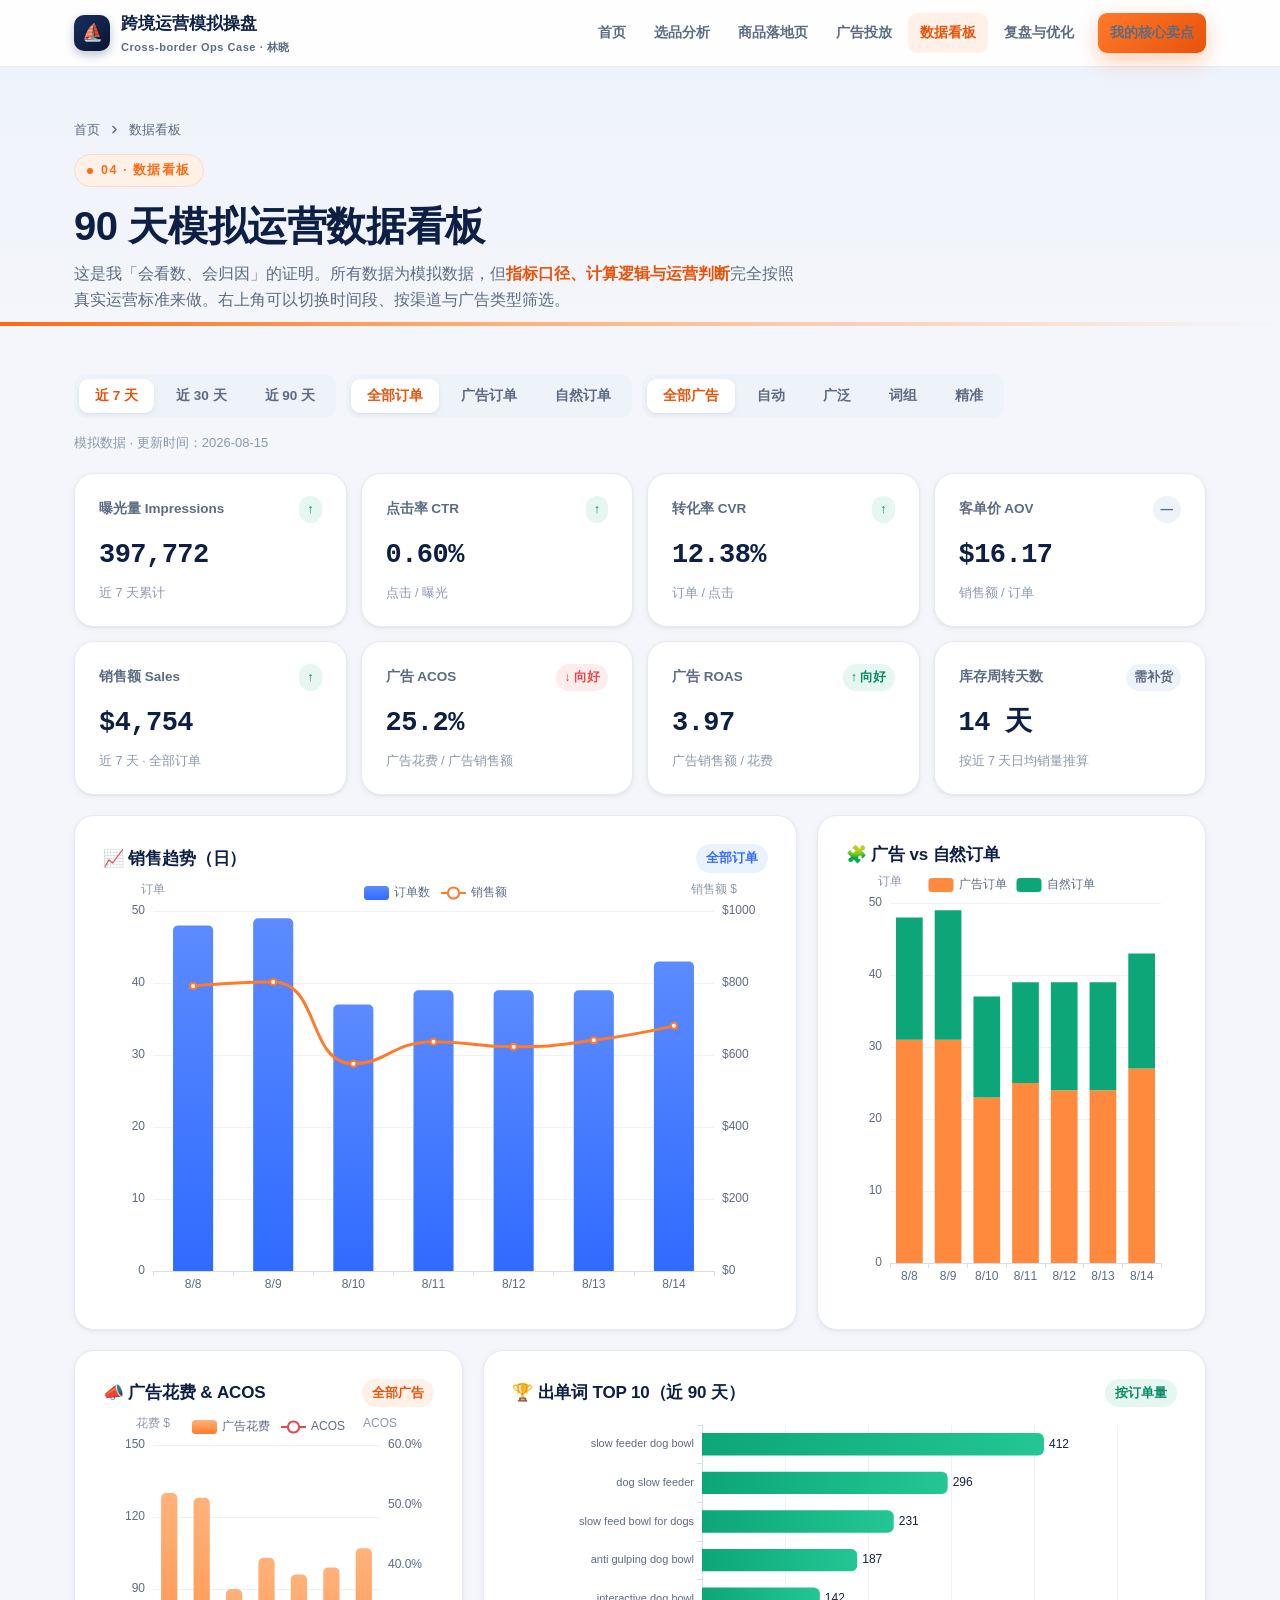
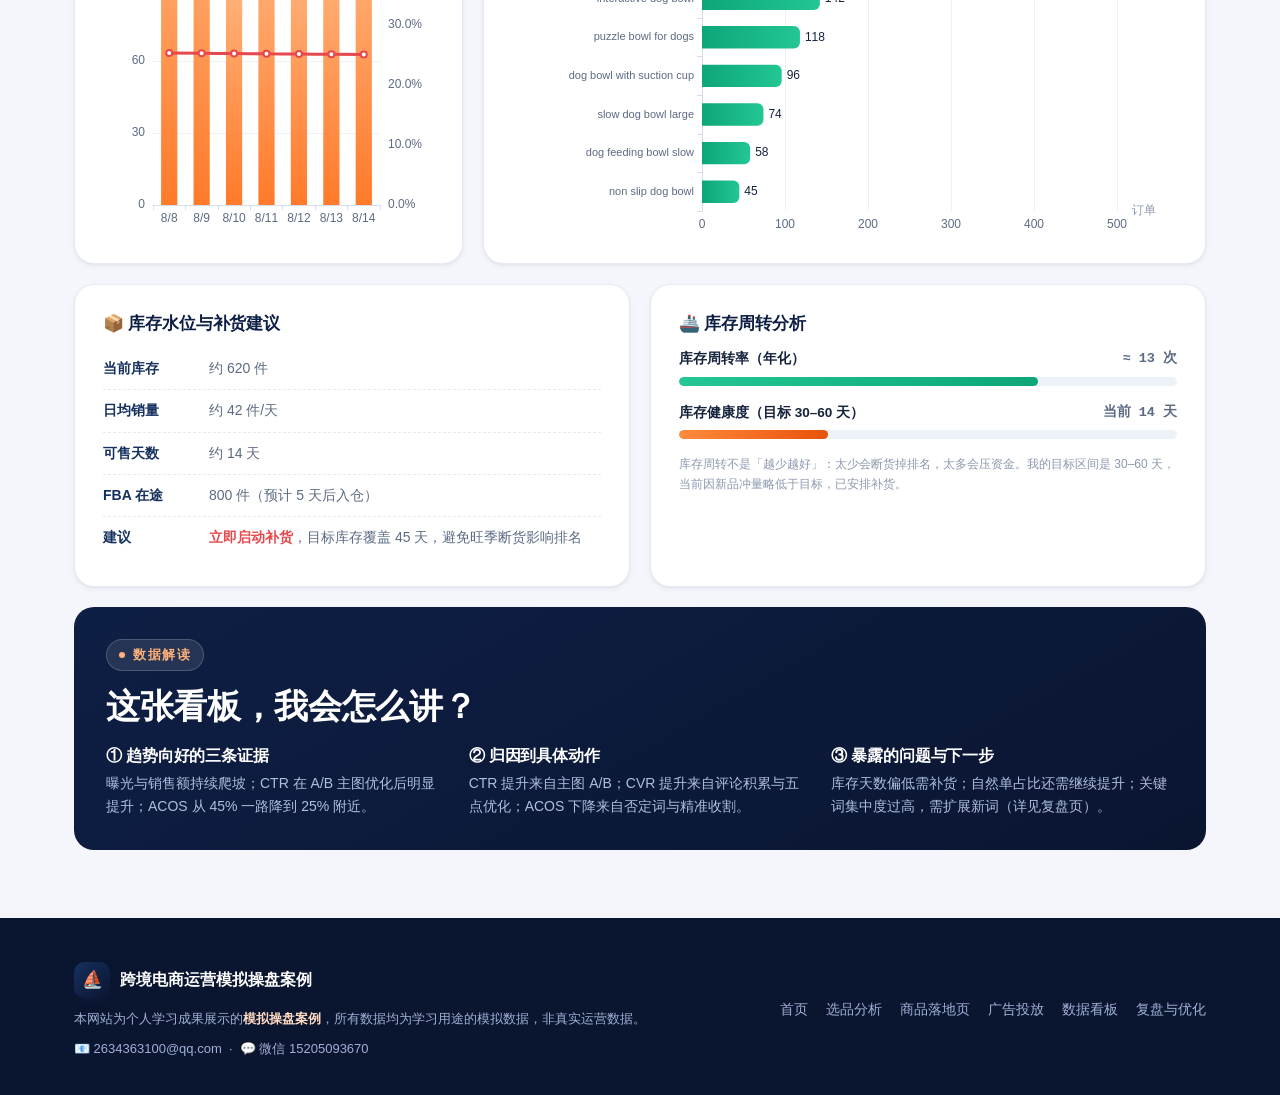
<file: dashboard.html>
<!doctype html>
<html lang="zh-CN">
<head>
<meta charset="utf-8">
<meta name="viewport" content="width=device-width, initial-scale=1">
<title>数据看板 · 90天模拟运营 · 跨境电商运营模拟操盘案例</title>
<meta name="description" content="曝光、点击率、转化率、ACOS、ROAS、库存周转等核心指标交互看板">
<link rel="icon" href="data:image/svg+xml,%3Csvg xmlns='http://www.w3.org/2000/svg' viewBox='0 0 100 100'%3E%3Crect width='100' height='100' rx='22' fill='%230e1f45'/%3E%3Ctext x='50' y='68' font-size='52' text-anchor='middle' fill='%23ff6a13' font-family='Arial' font-weight='bold'%3E%E6%B5%B7%3C/text%3E%3C/svg%3E">
<link rel="stylesheet" href="assets/css/style.css">

</head>
<body>
<header class="site-header">
  <div class="container header-inner">
    <a class="brand" href="index.html">
      <span class="brand-mark">⛵</span>
      <span>跨境运营模拟操盘<span style="display:block;font-size:11px;font-weight:600;color:#5c6b83;letter-spacing:.05em">Cross-border Ops Case · 林晓</span></span>
    </a>
    <nav class="nav" id="siteNav">
      <a href="index.html" class="">首页</a>
      <a href="selection.html" class="">选品分析</a>
      <a href="listing.html" class="">商品落地页</a>
      <a href="ads.html" class="">广告投放</a>
      <a href="dashboard.html" class="active">数据看板</a>
      <a href="review.html" class="">复盘与优化</a>
      <a href="index.html#sell" class="btn btn-primary btn-sm nav-cta">我的核心卖点</a>
    </nav>
    <button class="nav-toggle" id="navToggle" aria-label="菜单">
      <svg viewBox="0 0 24 24" fill="none" stroke="currentColor" stroke-width="2.2" stroke-linecap="round"><path d="M3 6h18M3 12h18M3 18h18"/></svg>
    </button>
  </div>
</header>

<main>


<!-- ================= 页头 ================= -->
<div class="page-hero">
  <div class="container">
    <div class="crumb"><a href="index.html">首页</a><svg viewBox="0 0 24 24" fill="none" stroke="currentColor" stroke-width="2.4" stroke-linecap="round" stroke-linejoin="round"><path d="M9 18l6-6-6-6"/></svg><span>数据看板</span></div>
    <span class="eyebrow"><span class="dot"></span>04 · 数据看板</span>
    <h1>90 天模拟运营数据看板</h1>
    <p class="lead">这是我「会看数、会归因」的证明。所有数据为模拟数据，但<b style="color:var(--accent-deep)">指标口径、计算逻辑与运营判断</b>完全按照真实运营标准来做。右上角可以切换时间段、按渠道与广告类型筛选。</p>
  </div>
</div>
<hr class="divider-grad">

<!-- ================= 看板 ================= -->
<section class="section tight">
  <div class="container">
    <!-- 工具栏 -->
    <div class="toolbar reveal">
      <div style="display:flex;gap:10px;flex-wrap:wrap">
        <div class="tabs" data-tabs="#pane7,#pane30,#pane90">
          <button class="active" data-tab="#pane7">近 7 天</button>
          <button data-tab="#pane30">近 30 天</button>
          <button data-tab="#pane90">近 90 天</button>
        </div>
        <div class="tabs" id="channelTabs">
          <button class="active" data-channel="all">全部订单</button>
          <button data-channel="ad">广告订单</button>
          <button data-channel="organic">自然订单</button>
        </div>
        <div class="tabs" id="adtypeTabs">
          <button class="active" data-adtype="all">全部广告</button>
          <button data-adtype="auto">自动</button>
          <button data-adtype="broad">广泛</button>
          <button data-adtype="phrase">词组</button>
          <button data-adtype="exact">精准</button>
        </div>
      </div>
      <span class="hint">模拟数据 · 更新时间：2026-08-15</span>
    </div>

    <!-- KPI 卡片 -->
    <div class="grid grid-4" style="gap:14px" id="kpiGrid">
      <div class="kpi reveal"><div class="top"><span class="lbl">曝光量 Impressions</span><span class="delta up">↑</span></div><div class="val"><span id="vImp">--</span></div><div class="sub" id="subImp">近 7 天累计</div></div>
      <div class="kpi reveal reveal-d1"><div class="top"><span class="lbl">点击率 CTR</span><span class="delta up">↑</span></div><div class="val"><span id="vCtr">--</span></div><div class="sub">点击 / 曝光</div></div>
      <div class="kpi reveal reveal-d2"><div class="top"><span class="lbl">转化率 CVR</span><span class="delta up">↑</span></div><div class="val"><span id="vCvr">--</span></div><div class="sub">订单 / 点击</div></div>
      <div class="kpi reveal reveal-d3"><div class="top"><span class="lbl">客单价 AOV</span><span class="delta flat">—</span></div><div class="val"><span id="vAov">--</span></div><div class="sub">销售额 / 订单</div></div>
      <div class="kpi reveal"><div class="top"><span class="lbl">销售额 Sales</span><span class="delta up">↑</span></div><div class="val"><span id="vSales">--</span></div><div class="sub" id="subSales">近 7 天累计</div></div>
      <div class="kpi reveal reveal-d1"><div class="top"><span class="lbl">广告 ACOS</span><span class="delta down">↓ 向好</span></div><div class="val"><span id="vAcos">--</span></div><div class="sub">广告花费 / 广告销售额</div></div>
      <div class="kpi reveal reveal-d2"><div class="top"><span class="lbl">广告 ROAS</span><span class="delta up">↑ 向好</span></div><div class="val"><span id="vRoas">--</span></div><div class="sub">广告销售额 / 花费</div></div>
      <div class="kpi reveal reveal-d3"><div class="top"><span class="lbl">库存周转天数</span><span class="delta flat">需补货</span></div><div class="val"><span id="vInvDays">--</span></div><div class="sub">按近 7 天日均销量推算</div></div>
    </div>

    <!-- 图表区 -->
    <div class="grid" style="grid-template-columns:1.3fr .7fr;gap:20px;margin-top:20px">
      <div class="panel reveal">
        <div class="toolbar" style="margin-bottom:8px"><h3 style="font-size:17px">📈 销售趋势（日）</h3><span class="tag blue" id="salesTag">全部订单</span></div>
        <div id="chartSales" class="chart-box tall"></div>
      </div>
      <div class="panel reveal reveal-d1">
        <div class="toolbar" style="margin-bottom:8px"><h3 style="font-size:17px">🧩 广告 vs 自然订单</h3></div>
        <div id="chartMix" class="chart-box tall"></div>
      </div>
    </div>

    <div class="grid" style="grid-template-columns:.7fr 1.3fr;gap:20px;margin-top:20px">
      <div class="panel reveal">
        <div class="toolbar" style="margin-bottom:8px"><h3 style="font-size:17px">📣 广告花费 &amp; ACOS</h3><span class="tag orange" id="adTypeTag">全部广告</span></div>
        <div id="chartAd" class="chart-box tall"></div>
      </div>
      <div class="panel reveal reveal-d1">
        <div class="toolbar" style="margin-bottom:8px"><h3 style="font-size:17px">🏆 出单词 TOP 10（近 90 天）</h3><span class="tag green">按订单量</span></div>
        <div id="chartKw" class="chart-box tall"></div>
      </div>
    </div>

    <!-- 库存管理 -->
    <div class="grid" style="grid-template-columns:1fr 1fr;gap:20px;margin-top:20px">
      <div class="panel reveal">
        <h3 style="font-size:17px;margin-bottom:14px">📦 库存水位与补货建议</h3>
        <div class="kv"><span class="k">当前库存</span><span class="v">约 620 件</span></div>
        <div class="kv"><span class="k">日均销量</span><span class="v" id="vDailySales">约 38 件/天</span></div>
        <div class="kv"><span class="k">可售天数</span><span class="v" id="vInvDays2">约 16 天</span></div>
        <div class="kv"><span class="k">FBA 在途</span><span class="v">800 件（预计 5 天后入仓）</span></div>
        <div class="kv"><span class="k">建议</span><span class="v"><b style="color:var(--red)">立即启动补货</b>，目标库存覆盖 45 天，避免旺季断货影响排名</span></div>
      </div>
      <div class="panel reveal reveal-d1">
        <h3 style="font-size:17px;margin-bottom:14px">🚢 库存周转分析</h3>
        <div class="bar-row"><div class="bar-top"><span>库存周转率（年化）</span><span class="pct">≈ 13 次</span></div><div class="bar green"><i data-w="72"></i></div></div>
        <div class="bar-row"><div class="bar-top"><span>库存健康度（目标 30–60 天）</span><span class="pct" id="invHealthPct">当前 16 天</span></div><div class="bar"><i data-w="30"></i></div></div>
        <p class="chart-tip">库存周转不是「越少越好」：太少会断货掉排名，太多会压资金。我的目标区间是 30–60 天，当前因新品冲量略低于目标，已安排补货。</p>
      </div>
    </div>

    <!-- 数据解读 -->
    <div class="panel-dark reveal" style="margin-top:20px">
      <div class="section-head" style="margin-bottom:18px">
        <span class="eyebrow" style="background:rgba(255,255,255,.1);border-color:rgba(255,255,255,.18);color:#ffb27a"><span class="dot" style="background:#ffb27a"></span>数据解读</span>
        <h2 style="color:#fff">这张看板，我会怎么讲？</h2>
      </div>
      <div class="grid grid-3">
        <div>
          <h3 style="font-size:16px;margin-bottom:6px">① 趋势向好的三条证据</h3>
          <p style="font-size:14px;color:#aebfdf">曝光与销售额持续爬坡；CTR 在 A/B 主图优化后明显提升；ACOS 从 45% 一路降到 25% 附近。</p>
        </div>
        <div>
          <h3 style="font-size:16px;margin-bottom:6px">② 归因到具体动作</h3>
          <p style="font-size:14px;color:#aebfdf">CTR 提升来自主图 A/B；CVR 提升来自评论积累与五点优化；ACOS 下降来自否定词与精准收割。</p>
        </div>
        <div>
          <h3 style="font-size:16px;margin-bottom:6px">③ 暴露的问题与下一步</h3>
          <p style="font-size:14px;color:#aebfdf">库存天数偏低需补货；自然单占比还需继续提升；关键词集中度过高，需扩展新词（详见复盘页）。</p>
        </div>
      </div>
    </div>
  </div>
</section>


</main>
<footer class="site-footer">
  <div class="container footer-inner">
    <div>
      <div class="footer-brand"><span class="brand-mark">⛵</span> 跨境电商运营模拟操盘案例</div>
      <div class="footer-note" style="margin-top:10px">本网站为个人学习成果展示的<b style="color:#ffd9c2">模拟操盘案例</b>，所有数据均为学习用途的模拟数据，非真实运营数据。</div>
      <div class="footer-note" style="margin-top:8px">📧 2634363100@qq.com &nbsp;·&nbsp; 💬 微信 15205093670</div>
    </div>
    <div class="footer-links">
      <a href="index.html">首页</a>
      <a href="selection.html">选品分析</a>
      <a href="listing.html">商品落地页</a>
      <a href="ads.html">广告投放</a>
      <a href="dashboard.html">数据看板</a>
      <a href="review.html">复盘与优化</a>
    </div>
  </div>
</footer>
<script src="assets/js/main.js"></script>
<script src="assets/vendor/echarts.min.js"></script>
<script src="assets/js/dashboard.js"></script>
</body>
</html>
</file>
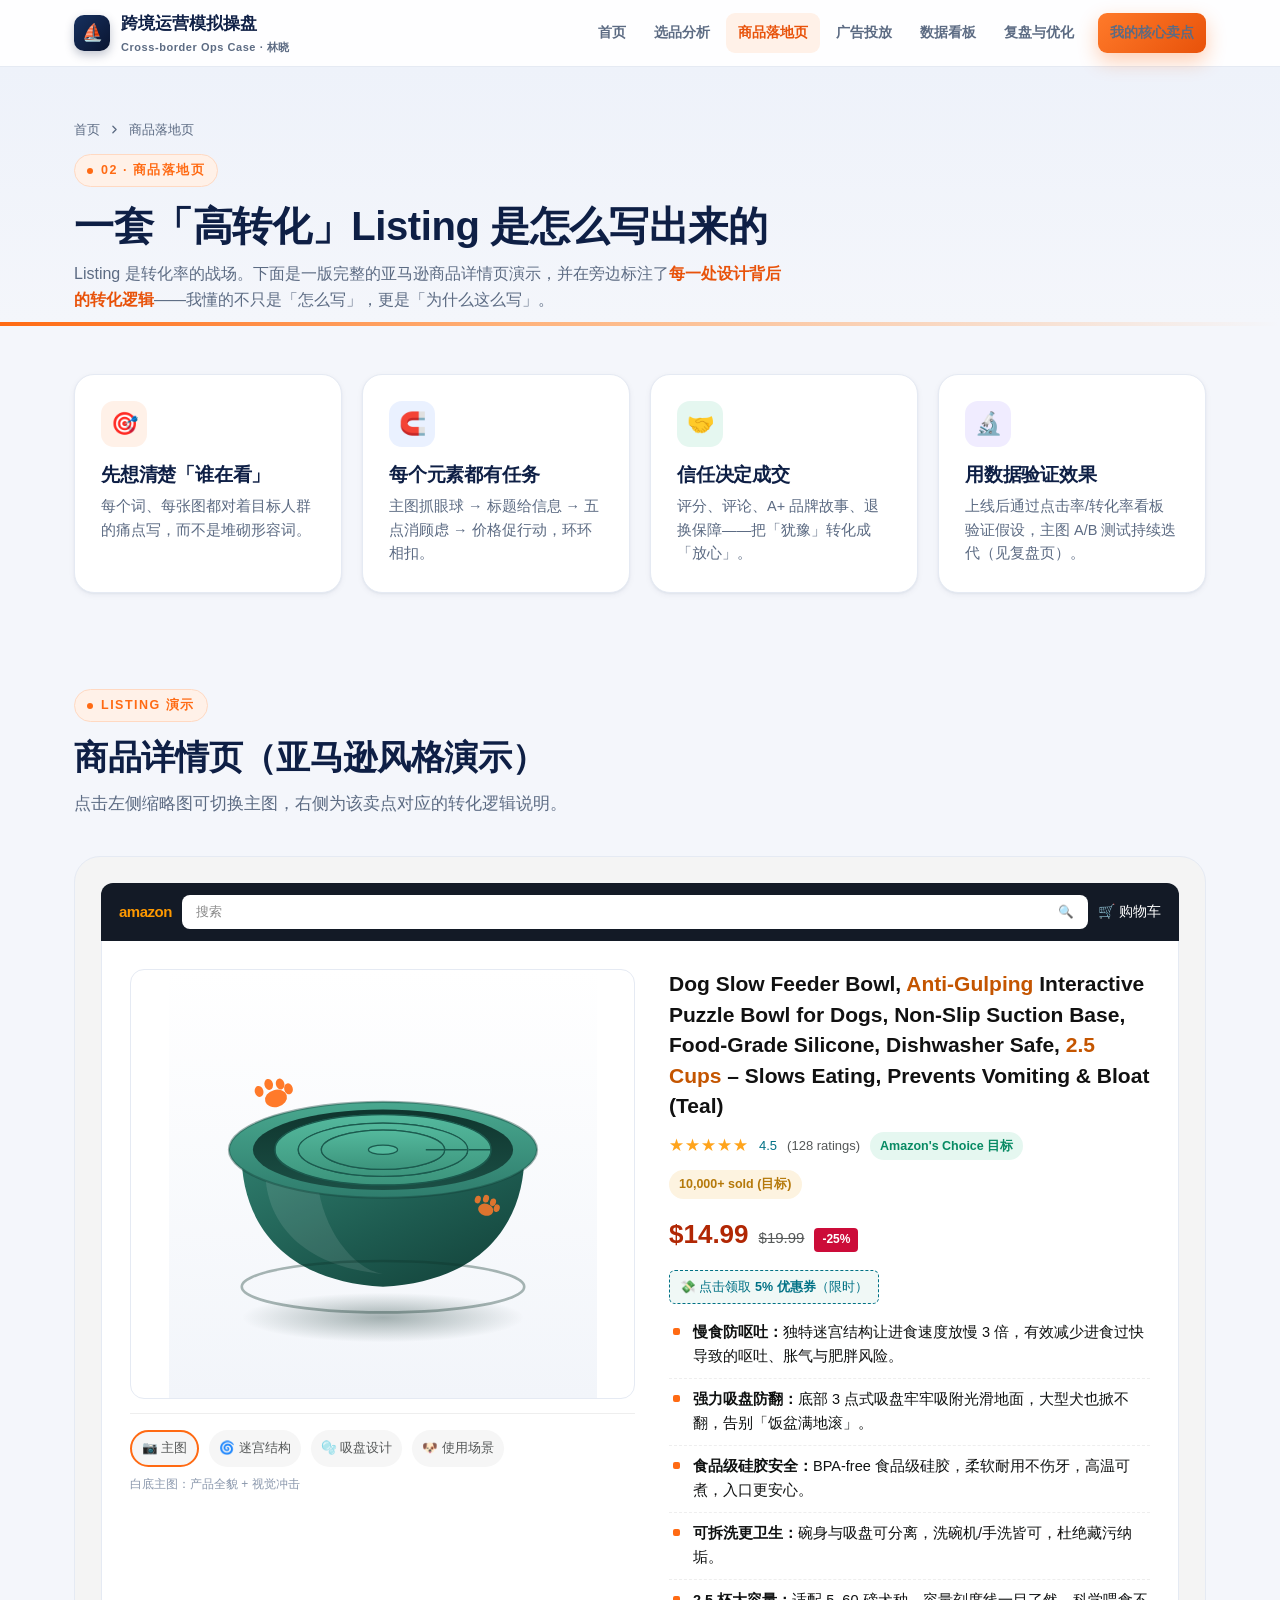
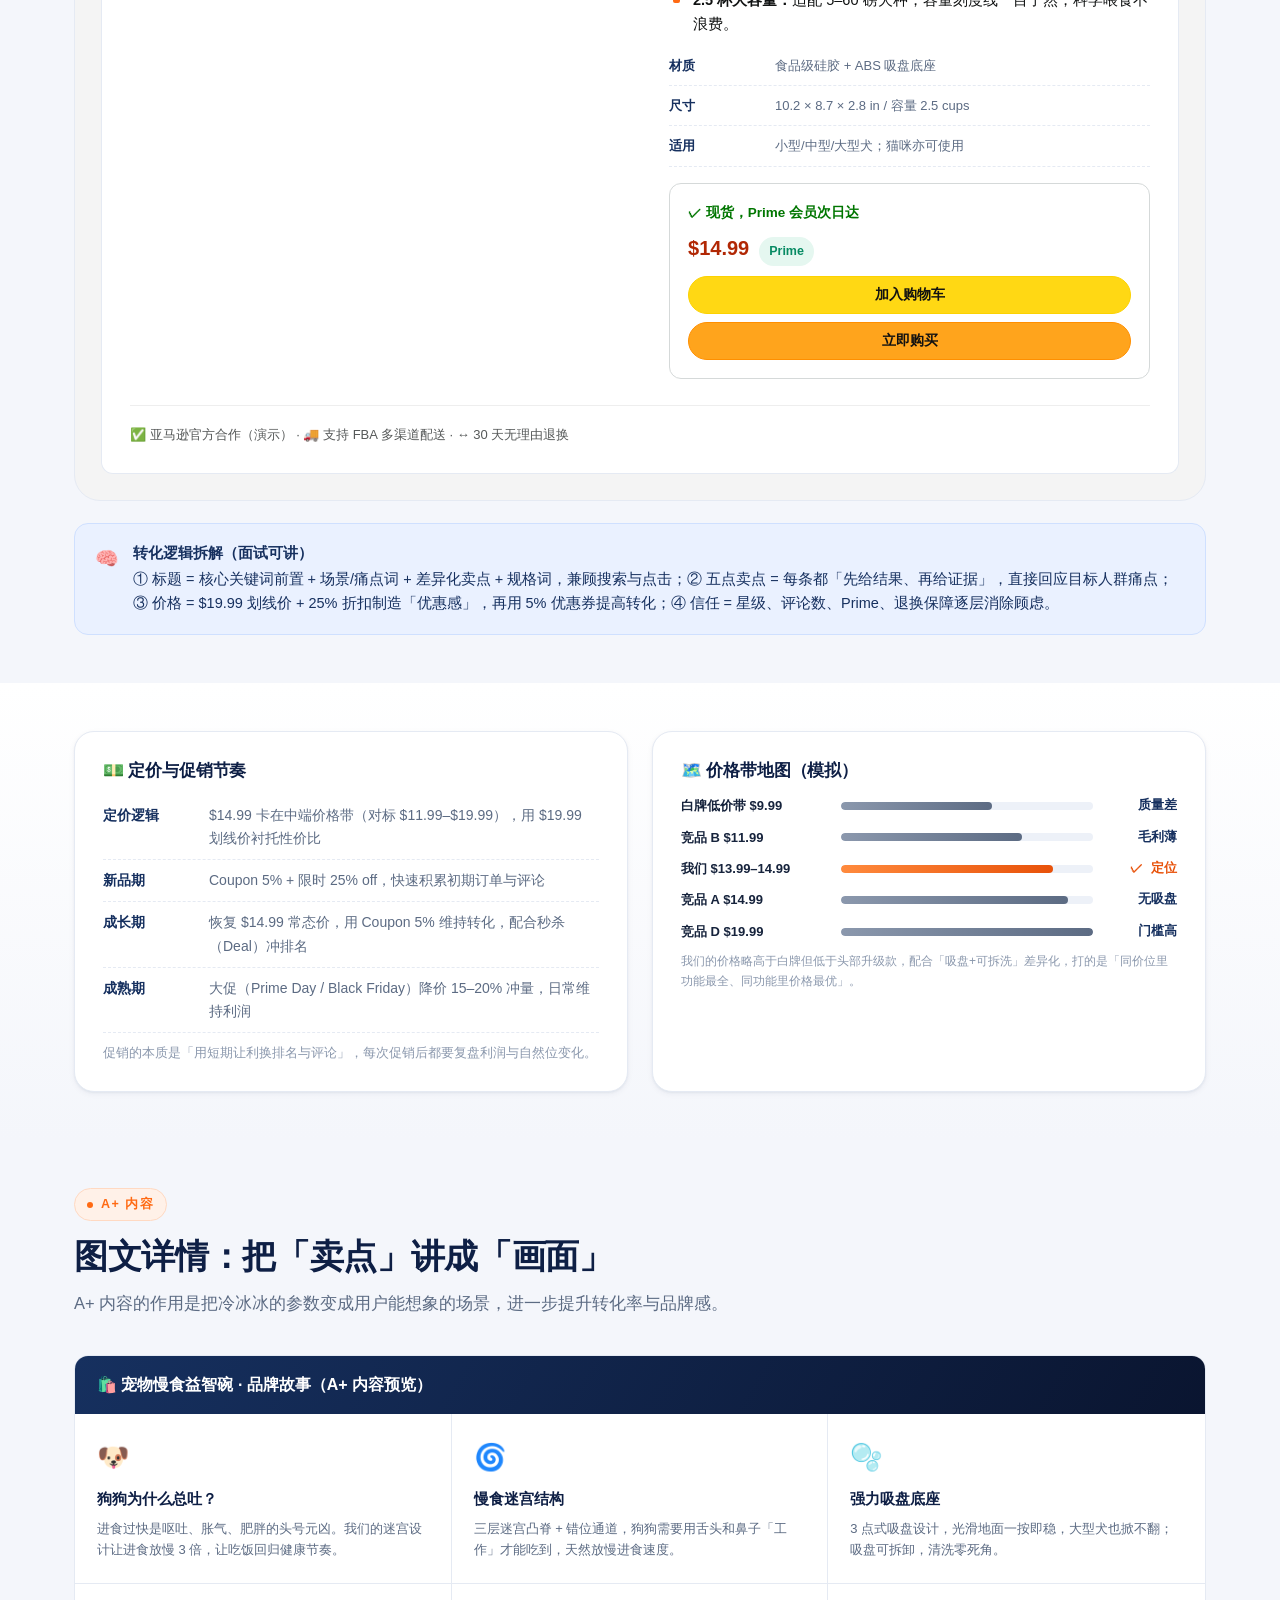
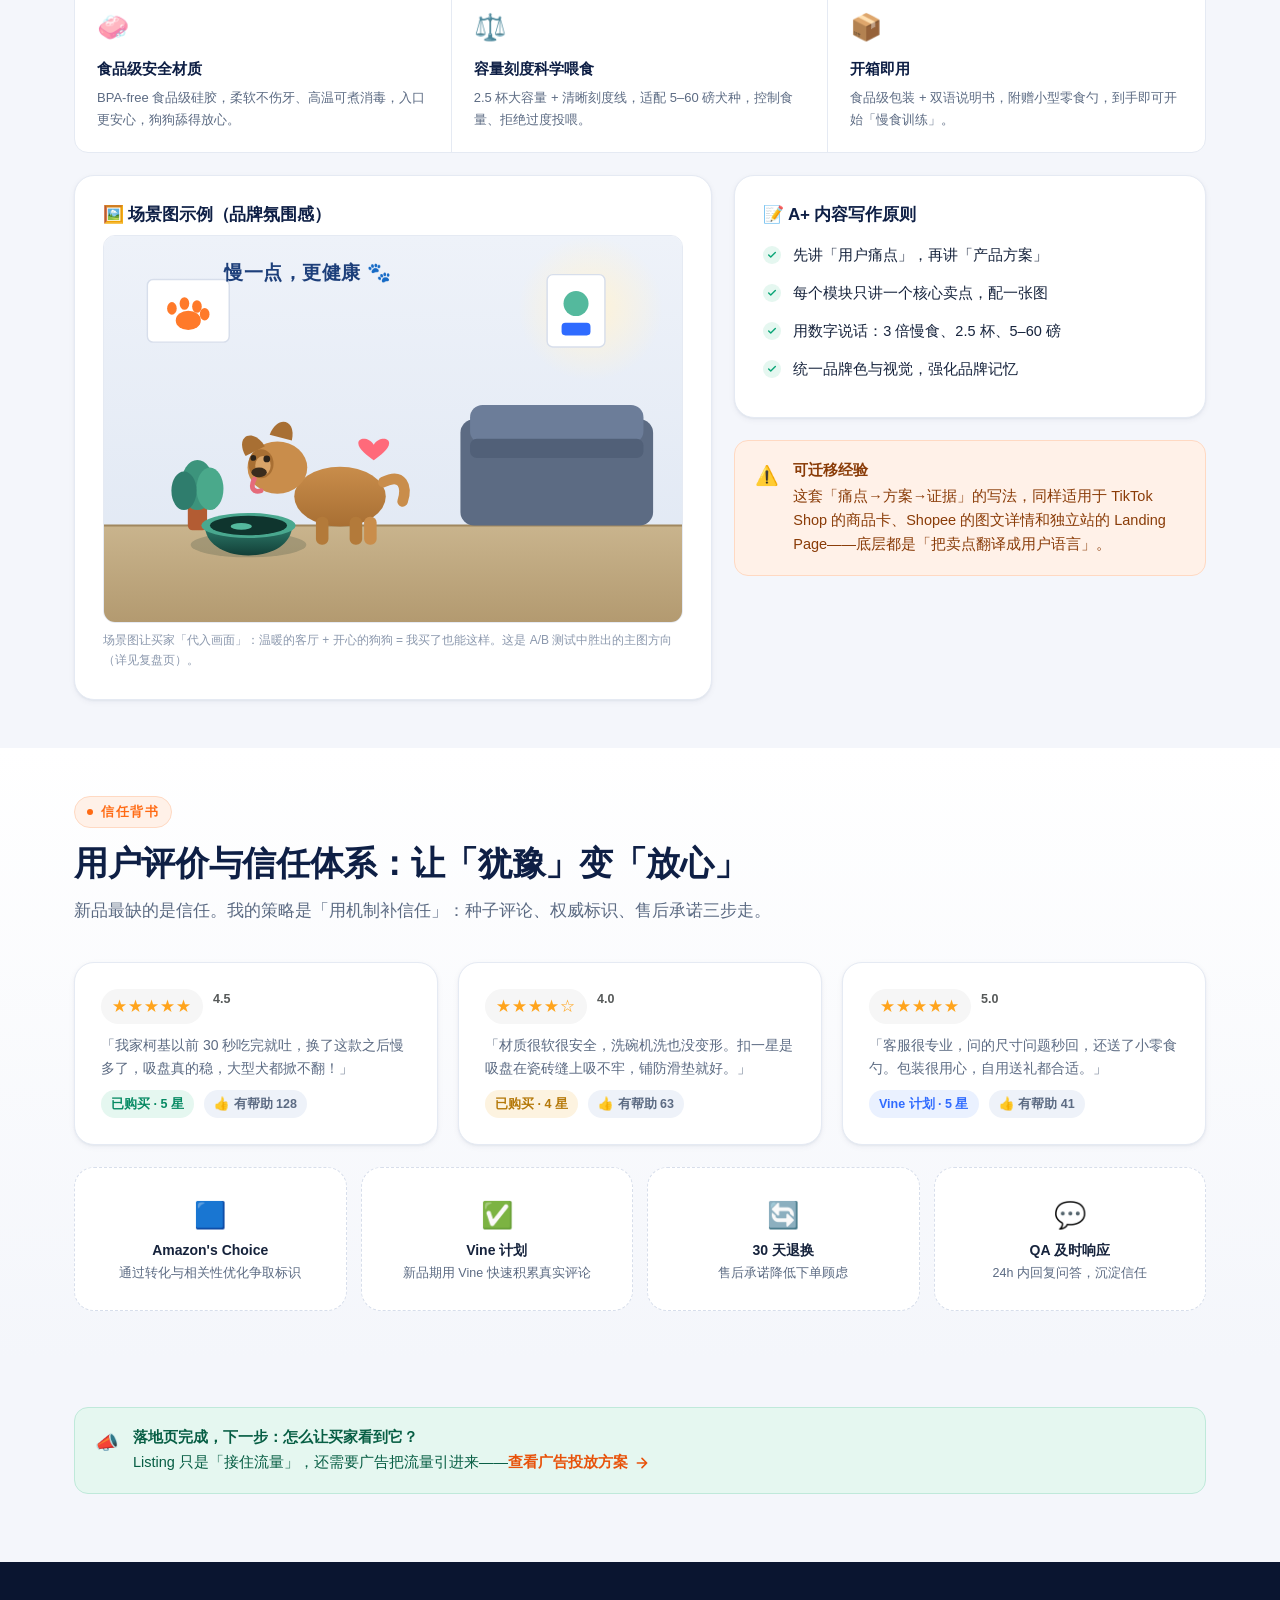
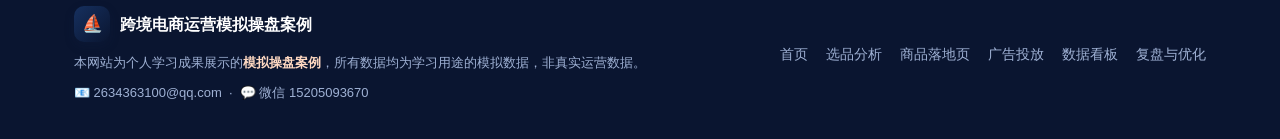
<file: listing.html>
<!doctype html>
<html lang="zh-CN">
<head>
<meta charset="utf-8">
<meta name="viewport" content="width=device-width, initial-scale=1">
<title>商品落地页 · Listing 与转化 · 跨境电商运营模拟操盘案例</title>
<meta name="description" content="高转化商品详情页：标题、五点卖点、价格促销、A+内容与信任背书">
<link rel="icon" href="data:image/svg+xml,%3Csvg xmlns='http://www.w3.org/2000/svg' viewBox='0 0 100 100'%3E%3Crect width='100' height='100' rx='22' fill='%230e1f45'/%3E%3Ctext x='50' y='68' font-size='52' text-anchor='middle' fill='%23ff6a13' font-family='Arial' font-weight='bold'%3E%E6%B5%B7%3C/text%3E%3C/svg%3E">
<link rel="stylesheet" href="assets/css/style.css">

</head>
<body>
<header class="site-header">
  <div class="container header-inner">
    <a class="brand" href="index.html">
      <span class="brand-mark">⛵</span>
      <span>跨境运营模拟操盘<span style="display:block;font-size:11px;font-weight:600;color:#5c6b83;letter-spacing:.05em">Cross-border Ops Case · 林晓</span></span>
    </a>
    <nav class="nav" id="siteNav">
      <a href="index.html" class="">首页</a>
      <a href="selection.html" class="">选品分析</a>
      <a href="listing.html" class="active">商品落地页</a>
      <a href="ads.html" class="">广告投放</a>
      <a href="dashboard.html" class="">数据看板</a>
      <a href="review.html" class="">复盘与优化</a>
      <a href="index.html#sell" class="btn btn-primary btn-sm nav-cta">我的核心卖点</a>
    </nav>
    <button class="nav-toggle" id="navToggle" aria-label="菜单">
      <svg viewBox="0 0 24 24" fill="none" stroke="currentColor" stroke-width="2.2" stroke-linecap="round"><path d="M3 6h18M3 12h18M3 18h18"/></svg>
    </button>
  </div>
</header>

<main>

<!-- ================= 页头 ================= -->
<div class="page-hero">
  <div class="container">
    <div class="crumb"><a href="index.html">首页</a><svg viewBox="0 0 24 24" fill="none" stroke="currentColor" stroke-width="2.4" stroke-linecap="round" stroke-linejoin="round"><path d="M9 18l6-6-6-6"/></svg><span>商品落地页</span></div>
    <span class="eyebrow"><span class="dot"></span>02 · 商品落地页</span>
    <h1>一套「高转化」Listing 是怎么写出来的</h1>
    <p class="lead">Listing 是转化率的战场。下面是一版完整的亚马逊商品详情页演示，并在旁边标注了<b style="color:var(--accent-deep)">每一处设计背后的转化逻辑</b>——我懂的不只是「怎么写」，更是「为什么这么写」。</p>
  </div>
</div>
<hr class="divider-grad">

<!-- ================= CRO 思维 ================= -->
<section class="section tight">
  <div class="container">
    <div class="grid grid-4">
      <div class="card hover reveal">
        <div class="icon-badge tint-orange">🎯</div>
        <h3>先想清楚「谁在看」</h3>
        <p>每个词、每张图都对着目标人群的痛点写，而不是堆砌形容词。</p>
      </div>
      <div class="card hover reveal reveal-d1">
        <div class="icon-badge tint-blue">🧲</div>
        <h3>每个元素都有任务</h3>
        <p>主图抓眼球 → 标题给信息 → 五点消顾虑 → 价格促行动，环环相扣。</p>
      </div>
      <div class="card hover reveal reveal-d2">
        <div class="icon-badge tint-green">🤝</div>
        <h3>信任决定成交</h3>
        <p>评分、评论、A+ 品牌故事、退换保障——把「犹豫」转化成「放心」。</p>
      </div>
      <div class="card hover reveal reveal-d3">
        <div class="icon-badge tint-purple">🔬</div>
        <h3>用数据验证效果</h3>
        <p>上线后通过点击率/转化率看板验证假设，主图 A/B 测试持续迭代（见复盘页）。</p>
      </div>
    </div>
  </div>
</section>

<!-- ================= Listing 演示 ================= -->
<section class="section tight">
  <div class="container">
    <div class="section-head reveal">
      <span class="eyebrow"><span class="dot"></span>Listing 演示</span>
      <h2>商品详情页（亚马逊风格演示）</h2>
      <p class="lead">点击左侧缩略图可切换主图，右侧为该卖点对应的转化逻辑说明。</p>
    </div>
    <div class="listing-frame reveal">
      <div class="amazon-topbar">
        <span class="logo">amazon</span>
        <div class="search"><span>搜索</span><span>🔍</span></div>
        <span>🛒 购物车</span>
      </div>
      <div class="amazon-body">
        <div class="listing-grid">
          <!-- 左：图片画廊 -->
          <div>
            <div class="ab-img" id="mainShot" style="height:430px;border:none;border:1px solid var(--line);border-radius:14px;padding:0;overflow:hidden;background:#fff">
              <img id="mainImg" src="assets/img/bowl-hero.svg" alt="慢食碗主图" style="width:100%;height:100%;object-fit:contain">
            </div>
            <div class="review-strip" style="margin-top:12px" id="galleryThumbs">
              <span data-img="assets/img/bowl-hero.svg" data-cap="白底主图：产品全貌 + 视觉冲击" style="cursor:pointer;border:2px solid var(--accent);padding:6px 10px">📷 主图</span>
              <span data-img="assets/img/bowl-top.svg" data-cap="细节图：迷宫慢食结构一览" style="cursor:pointer;padding:6px 10px">🌀 迷宫结构</span>
              <span data-img="assets/img/bowl-side.svg" data-cap="细节图：底部强力吸盘 + 容量刻度" style="cursor:pointer;padding:6px 10px">🫧 吸盘设计</span>
              <span data-img="assets/img/lifestyle.svg" data-cap="场景图：狗狗愉快用餐（转化关键）" style="cursor:pointer;padding:6px 10px">🐶 使用场景</span>
            </div>
            <p class="chart-tip" id="imgCaption">白底主图：产品全貌 + 视觉冲击</p>
          </div>
          <!-- 右：商品信息 -->
          <div>
            <div class="listing-title">Dog Slow Feeder Bowl, <em>Anti-Gulping</em> Interactive Puzzle Bowl for Dogs, Non-Slip Suction Base, Food-Grade Silicone, Dishwasher Safe, <em>2.5 Cups</em> – Slows Eating, Prevents Vomiting &amp; Bloat (Teal)</div>
            <div class="listing-meta">
              <span class="stars">★★★★★</span>
              <span style="color:#007185">4.5</span> <span style="color:#565959">(128 ratings)</span>
              <span class="tag green">Amazon's Choice 目标</span>
              <span class="tag amber">10,000+ sold (目标)</span>
            </div>
            <div class="price-row">
              <span class="price-now">$14.99</span>
              <span class="price-before">$19.99</span>
              <span class="price-off">-25%</span>
            </div>
            <div class="coupon">💸 点击领取 <b>5% 优惠券</b>（限时）</div>
            <ul class="bullets">
              <li><b>慢食防呕吐：</b>独特迷宫结构让进食速度放慢 3 倍，有效减少进食过快导致的呕吐、胀气与肥胖风险。</li>
              <li><b>强力吸盘防翻：</b>底部 3 点式吸盘牢牢吸附光滑地面，大型犬也掀不翻，告别「饭盆满地滚」。</li>
              <li><b>食品级硅胶安全：</b>BPA-free 食品级硅胶，柔软耐用不伤牙，高温可煮，入口更安心。</li>
              <li><b>可拆洗更卫生：</b>碗身与吸盘可分离，洗碗机/手洗皆可，杜绝藏污纳垢。</li>
              <li><b>2.5 杯大容量：</b>适配 5–60 磅犬种，容量刻度线一目了然，科学喂食不浪费。</li>
            </ul>
            <div class="kv" style="font-size:13px"><span class="k">材质</span><span class="v">食品级硅胶 + ABS 吸盘底座</span></div>
            <div class="kv" style="font-size:13px"><span class="k">尺寸</span><span class="v">10.2 × 8.7 × 2.8 in / 容量 2.5 cups</span></div>
            <div class="kv" style="font-size:13px"><span class="k">适用</span><span class="v">小型/中型/大型犬；猫咪亦可使用</span></div>
            <div class="buy-box">
              <div class="stock">✓ 现货，Prime 会员次日达</div>
              <div class="price-row" style="margin:8px 0"><span class="price-now" style="font-size:20px">$14.99</span><span class="tag green">Prime</span></div>
              <button class="add-btn">加入购物车</button>
              <button class="add-btn buy" style="margin-top:8px">立即购买</button>
            </div>
          </div>
        </div>
        <div style="margin-top:26px;padding-top:18px;border-top:1px solid #eee;font-size:13px;color:#565959">
          ✅ 亚马逊官方合作（演示） · 🚚 支持 FBA 多渠道配送 · ↔️ 30 天无理由退换
        </div>
      </div>
    </div>
    <div class="callout blue reveal" style="margin-top:22px">
      <span class="ico">🧠</span>
      <div><strong>转化逻辑拆解（面试可讲）</strong>① 标题 = 核心关键词前置 + 场景/痛点词 + 差异化卖点 + 规格词，兼顾搜索与点击；② 五点卖点 = 每条都「先给结果、再给证据」，直接回应目标人群痛点；③ 价格 = $19.99 划线价 + 25% 折扣制造「优惠感」，再用 5% 优惠券提高转化；④ 信任 = 星级、评论数、Prime、退换保障逐层消除顾虑。</div>
    </div>
  </div>
</section>

<!-- ================= 价格与促销策略 ================= -->
<section class="section tight" style="background:linear-gradient(180deg,#fff,#f4f6fb)">
  <div class="container">
    <div class="grid" style="grid-template-columns:1fr 1fr;gap:24px">
      <div class="panel reveal">
        <h3 style="font-size:17px;margin-bottom:14px">💵 定价与促销节奏</h3>
        <div class="kv"><span class="k">定价逻辑</span><span class="v">$14.99 卡在中端价格带（对标 $11.99–$19.99），用 $19.99 划线价衬托性价比</span></div>
        <div class="kv"><span class="k">新品期</span><span class="v">Coupon 5% + 限时 25% off，快速积累初期订单与评论</span></div>
        <div class="kv"><span class="k">成长期</span><span class="v">恢复 $14.99 常态价，用 Coupon 5% 维持转化，配合秒杀（Deal）冲排名</span></div>
        <div class="kv"><span class="k">成熟期</span><span class="v">大促（Prime Day / Black Friday）降价 15–20% 冲量，日常维持利润</span></div>
        <p class="note-line">促销的本质是「用短期让利换排名与评论」，每次促销后都要复盘利润与自然位变化。</p>
      </div>
      <div class="panel reveal reveal-d1">
        <h3 style="font-size:17px;margin-bottom:14px">🗺️ 价格带地图（模拟）</h3>
        <div class="mini-bar"><span class="lab">白牌低价带 $9.99</span><span class="track"><i data-w="60" style="background:linear-gradient(90deg,#8b98ad,#5c6b83)"></i></span><span class="val">质量差</span></div>
        <div class="mini-bar"><span class="lab">竞品 B $11.99</span><span class="track"><i data-w="72" style="background:linear-gradient(90deg,#8b98ad,#5c6b83)"></i></span><span class="val">毛利薄</span></div>
        <div class="mini-bar"><span class="lab"><b>我们 $13.99–14.99</b></span><span class="track"><i data-w="84" style="background:linear-gradient(90deg,#ff8a3d,#e8520a)"></i></span><span class="val" style="color:var(--accent-deep)">✓ 定位</span></div>
        <div class="mini-bar"><span class="lab">竞品 A $14.99</span><span class="track"><i data-w="90" style="background:linear-gradient(90deg,#8b98ad,#5c6b83)"></i></span><span class="val">无吸盘</span></div>
        <div class="mini-bar"><span class="lab">竞品 D $19.99</span><span class="track"><i data-w="100" style="background:linear-gradient(90deg,#8b98ad,#5c6b83)"></i></span><span class="val">门槛高</span></div>
        <p class="chart-tip">我们的价格略高于白牌但低于头部升级款，配合「吸盘+可拆洗」差异化，打的是「同价位里功能最全、同功能里价格最优」。</p>
      </div>
    </div>
  </div>
</section>

<!-- ================= A+ 内容 ================= -->
<section class="section tight">
  <div class="container">
    <div class="section-head reveal">
      <span class="eyebrow"><span class="dot"></span>A+ 内容</span>
      <h2>图文详情：把「卖点」讲成「画面」</h2>
      <p class="lead">A+ 内容的作用是把冷冰冰的参数变成用户能想象的场景，进一步提升转化率与品牌感。</p>
    </div>
    <div class="aplus-block reveal">
      <div class="aplus-head">🛍️ 宠物慢食益智碗 · 品牌故事（A+ 内容预览）</div>
      <div class="aplus-grid">
        <div class="aplus-cell">
          <div class="em">🐶</div>
          <h4>狗狗为什么总吐？</h4>
          <p>进食过快是呕吐、胀气、肥胖的头号元凶。我们的迷宫设计让进食放慢 3 倍，让吃饭回归健康节奏。</p>
        </div>
        <div class="aplus-cell">
          <div class="em">🌀</div>
          <h4>慢食迷宫结构</h4>
          <p>三层迷宫凸脊 + 错位通道，狗狗需要用舌头和鼻子「工作」才能吃到，天然放慢进食速度。</p>
        </div>
        <div class="aplus-cell">
          <div class="em">🫧</div>
          <h4>强力吸盘底座</h4>
          <p>3 点式吸盘设计，光滑地面一按即稳，大型犬也掀不翻；吸盘可拆卸，清洗零死角。</p>
        </div>
        <div class="aplus-cell" style="border-bottom:none">
          <div class="em">🧼</div>
          <h4>食品级安全材质</h4>
          <p>BPA-free 食品级硅胶，柔软不伤牙、高温可煮消毒，入口更安心，狗狗舔得放心。</p>
        </div>
        <div class="aplus-cell" style="border-bottom:none">
          <div class="em">⚖️</div>
          <h4>容量刻度科学喂食</h4>
          <p>2.5 杯大容量 + 清晰刻度线，适配 5–60 磅犬种，控制食量、拒绝过度投喂。</p>
        </div>
        <div class="aplus-cell" style="border-bottom:none">
          <div class="em">📦</div>
          <h4>开箱即用</h4>
          <p>食品级包装 + 双语说明书，附赠小型零食勺，到手即可开始「慢食训练」。</p>
        </div>
      </div>
    </div>
    <div class="grid" style="grid-template-columns:1.15fr .85fr;gap:22px;margin-top:22px">
      <div class="panel reveal">
        <h3 style="font-size:17px;margin-bottom:10px">🖼️ 场景图示例（品牌氛围感）</h3>
        <img src="assets/img/lifestyle.svg" alt="狗狗使用慢食碗场景图" style="border-radius:12px;border:1px solid var(--line);width:100%">
        <p class="chart-tip">场景图让买家「代入画面」：温暖的客厅 + 开心的狗狗 = 我买了也能这样。这是 A/B 测试中胜出的主图方向（详见复盘页）。</p>
      </div>
      <div class="reveal reveal-d1" style="display:flex;flex-direction:column;gap:22px">
        <div class="panel">
          <h3 style="font-size:17px;margin-bottom:12px">📝 A+ 内容写作原则</h3>
          <ul class="check-list">
            <li>先讲「用户痛点」，再讲「产品方案」</li>
            <li>每个模块只讲一个核心卖点，配一张图</li>
            <li>用数字说话：3 倍慢食、2.5 杯、5–60 磅</li>
            <li>统一品牌色与视觉，强化品牌记忆</li>
          </ul>
        </div>
        <div class="callout orange">
          <span class="ico">⚠️</span>
          <div><strong>可迁移经验</strong>这套「痛点→方案→证据」的写法，同样适用于 TikTok Shop 的商品卡、Shopee 的图文详情和独立站的 Landing Page——底层都是「把卖点翻译成用户语言」。</div>
        </div>
      </div>
    </div>
  </div>
</section>

<!-- ================= 评价与信任 ================= -->
<section class="section tight" style="background:linear-gradient(180deg,#fff,#f4f6fb)">
  <div class="container">
    <div class="section-head reveal">
      <span class="eyebrow"><span class="dot"></span>信任背书</span>
      <h2>用户评价与信任体系：让「犹豫」变「放心」</h2>
      <p class="lead">新品最缺的是信任。我的策略是「用机制补信任」：种子评论、权威标识、售后承诺三步走。</p>
    </div>
    <div class="grid grid-3">
      <div class="card reveal">
        <div class="review-strip" style="border:none;padding:0;margin:0 0 10px"><span class="stars">★★★★★</span><b>4.5</b></div>
        <p style="font-size:14px;margin-bottom:10px">「我家柯基以前 30 秒吃完就吐，换了这款之后慢多了，吸盘真的稳，大型犬都掀不翻！」</p>
        <div class="tag green">已购买 · 5 星</div>
        <div class="tag" style="margin-left:6px">👍 有帮助 128</div>
      </div>
      <div class="card reveal reveal-d1">
        <div class="review-strip" style="border:none;padding:0;margin:0 0 10px"><span class="stars">★★★★☆</span><b>4.0</b></div>
        <p style="font-size:14px;margin-bottom:10px">「材质很软很安全，洗碗机洗也没变形。扣一星是吸盘在瓷砖缝上吸不牢，铺防滑垫就好。」</p>
        <div class="tag amber">已购买 · 4 星</div>
        <div class="tag" style="margin-left:6px">👍 有帮助 63</div>
      </div>
      <div class="card reveal reveal-d2">
        <div class="review-strip" style="border:none;padding:0;margin:0 0 10px"><span class="stars">★★★★★</span><b>5.0</b></div>
        <p style="font-size:14px;margin-bottom:10px">「客服很专业，问的尺寸问题秒回，还送了小零食勺。包装很用心，自用送礼都合适。」</p>
        <div class="tag blue">Vine 计划 · 5 星</div>
        <div class="tag" style="margin-left:6px">👍 有帮助 41</div>
      </div>
    </div>
    <div class="grid" style="grid-template-columns:repeat(4,1fr);gap:14px;margin-top:22px">
      <div class="card plain reveal" style="text-align:center;border:1px dashed var(--line-strong)">
        <div style="font-size:26px">🟦</div><b style="font-size:14px">Amazon's Choice</b><p style="font-size:12.5px">通过转化与相关性优化争取标识</p>
      </div>
      <div class="card plain reveal reveal-d1" style="text-align:center;border:1px dashed var(--line-strong)">
        <div style="font-size:26px">✅</div><b style="font-size:14px">Vine 计划</b><p style="font-size:12.5px">新品期用 Vine 快速积累真实评论</p>
      </div>
      <div class="card plain reveal reveal-d2" style="text-align:center;border:1px dashed var(--line-strong)">
        <div style="font-size:26px">🔄</div><b style="font-size:14px">30 天退换</b><p style="font-size:12.5px">售后承诺降低下单顾虑</p>
      </div>
      <div class="card plain reveal reveal-d3" style="text-align:center;border:1px dashed var(--line-strong)">
        <div style="font-size:26px">💬</div><b style="font-size:14px">QA 及时响应</b><p style="font-size:12.5px">24h 内回复问答，沉淀信任</p>
      </div>
    </div>
  </div>
</section>

<!-- ================= 下一步 ================= -->
<section class="section tight">
  <div class="container">
    <div class="callout green reveal" style="justify-content:space-between;align-items:center;flex-wrap:wrap">
      <div style="display:flex;gap:14px;align-items:flex-start">
        <span class="ico">📣</span>
        <div><strong>落地页完成，下一步：怎么让买家看到它？</strong>Listing 只是「接住流量」，还需要广告把流量引进来——<a class="arrow-link" href="ads.html">查看广告投放方案 <svg viewBox="0 0 24 24" fill="none" stroke="currentColor" stroke-width="2.4" stroke-linecap="round" stroke-linejoin="round"><path d="M5 12h14M12 5l7 7-7 7"/></svg></a></div>
      </div>
    </div>
  </div>
</section>

</main>
<footer class="site-footer">
  <div class="container footer-inner">
    <div>
      <div class="footer-brand"><span class="brand-mark">⛵</span> 跨境电商运营模拟操盘案例</div>
      <div class="footer-note" style="margin-top:10px">本网站为个人学习成果展示的<b style="color:#ffd9c2">模拟操盘案例</b>，所有数据均为学习用途的模拟数据，非真实运营数据。</div>
      <div class="footer-note" style="margin-top:8px">📧 2634363100@qq.com &nbsp;·&nbsp; 💬 微信 15205093670</div>
    </div>
    <div class="footer-links">
      <a href="index.html">首页</a>
      <a href="selection.html">选品分析</a>
      <a href="listing.html">商品落地页</a>
      <a href="ads.html">广告投放</a>
      <a href="dashboard.html">数据看板</a>
      <a href="review.html">复盘与优化</a>
    </div>
  </div>
</footer>
<script src="assets/js/main.js"></script>
<script src="assets/js/listing.js"></script>
</body>
</html>
</file>
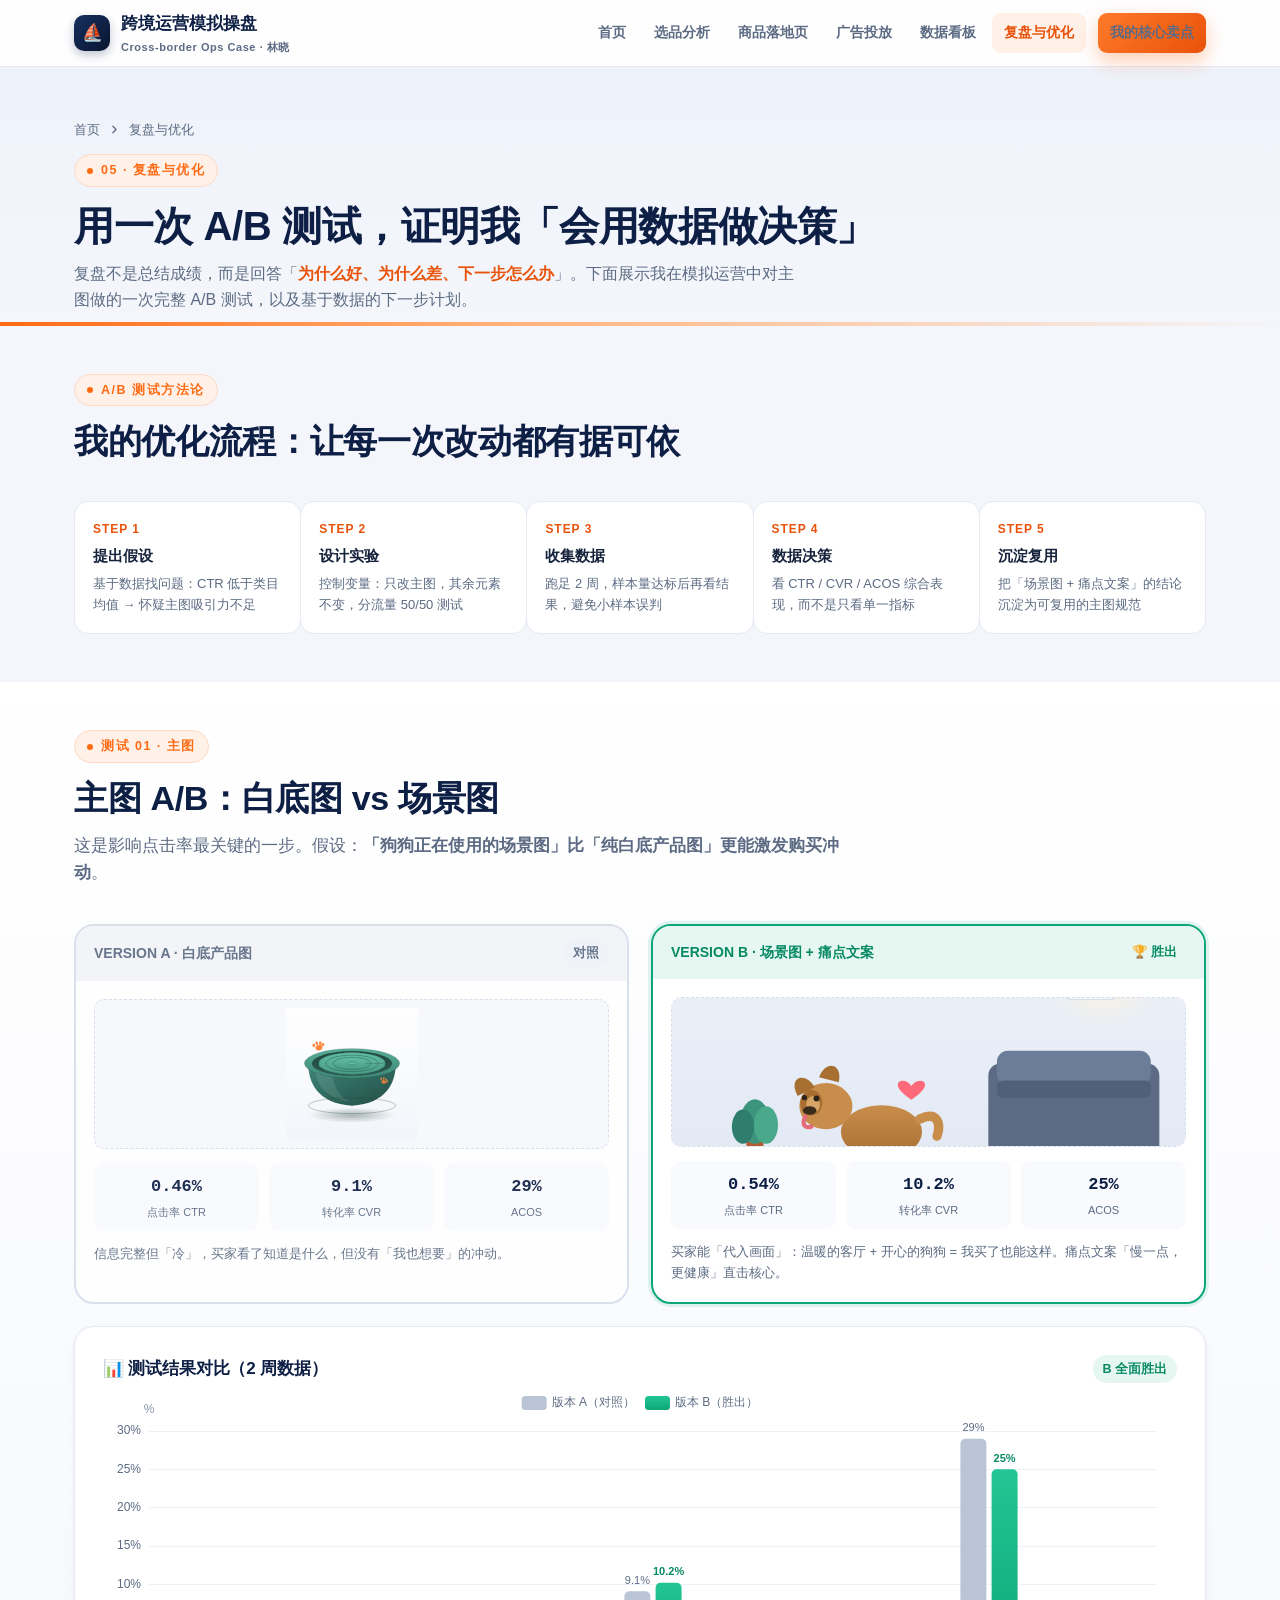
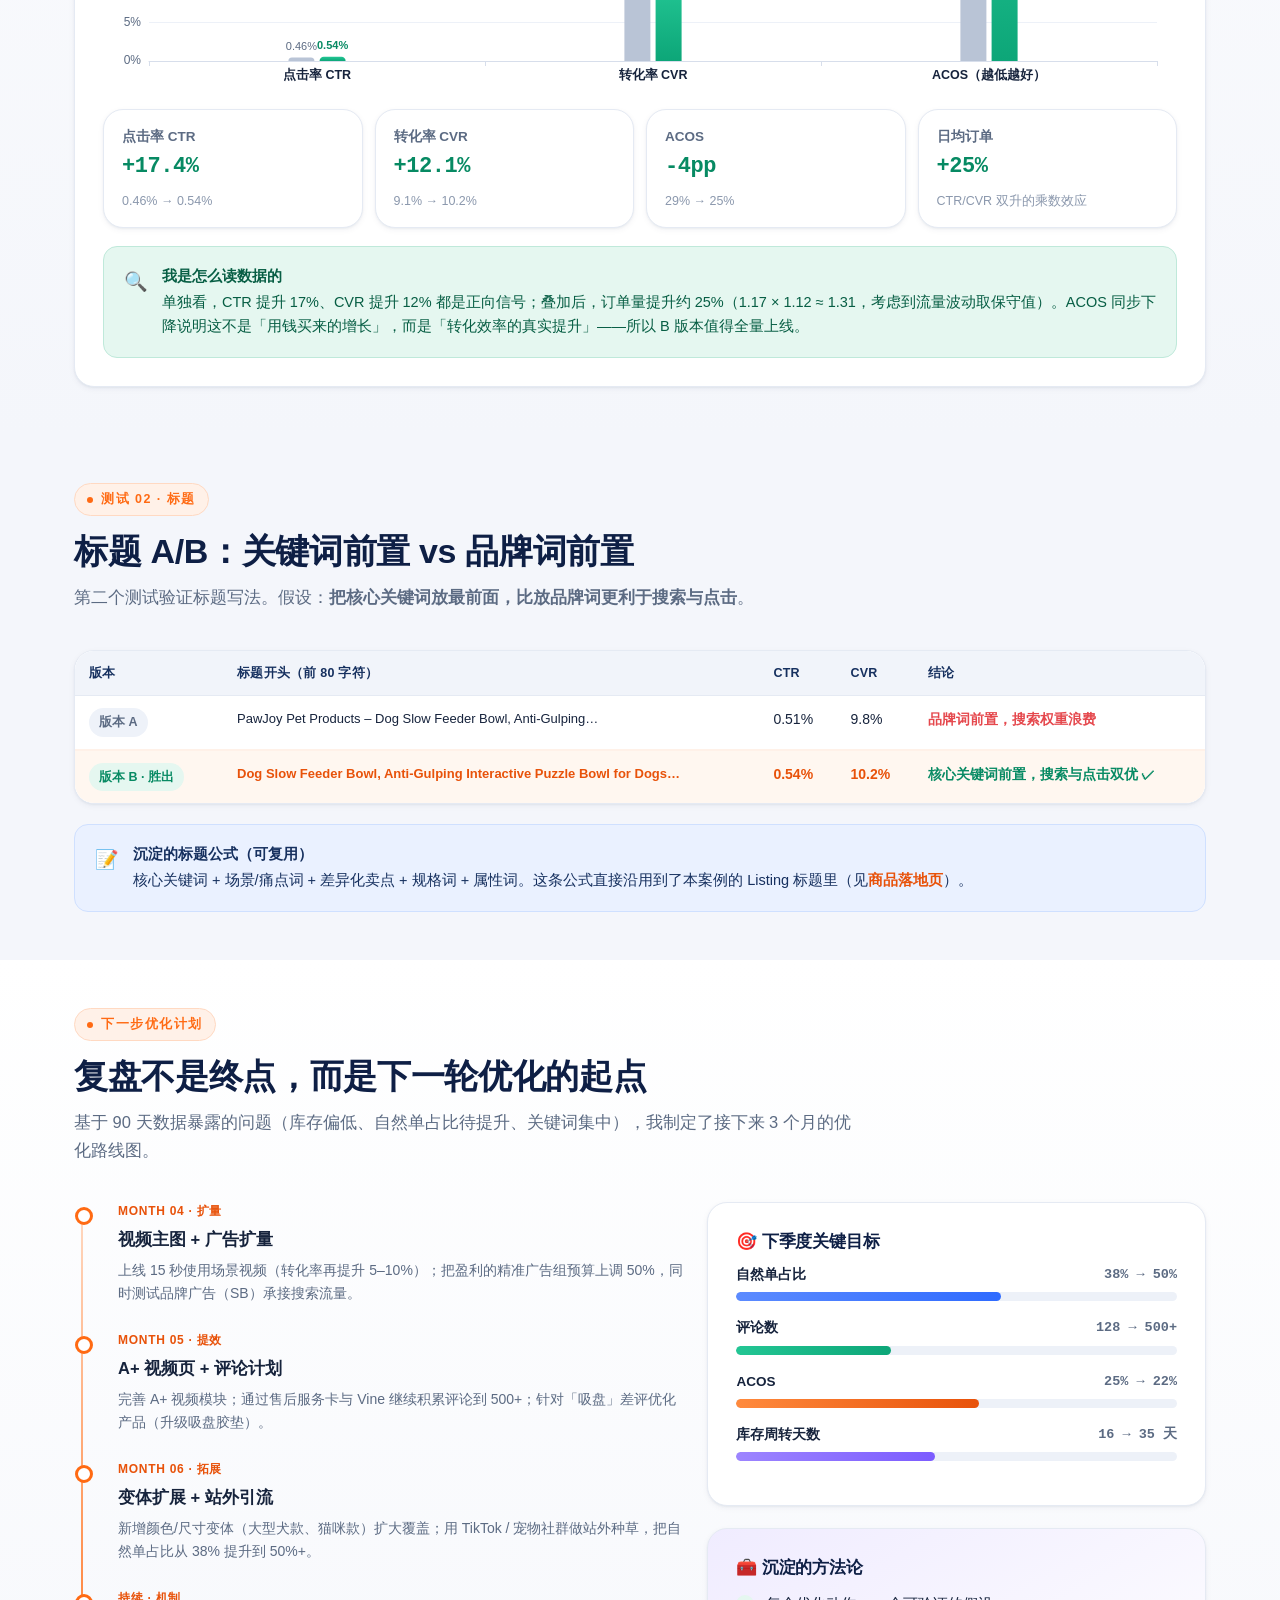
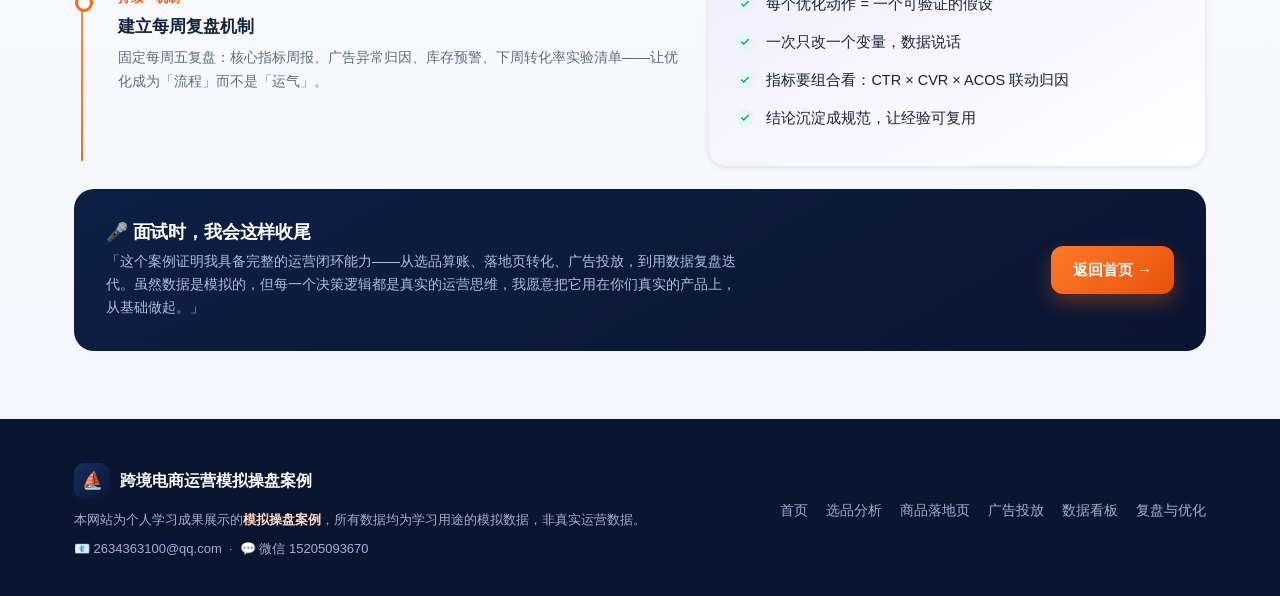
<file: review.html>
<!doctype html>
<html lang="zh-CN">
<head>
<meta charset="utf-8">
<meta name="viewport" content="width=device-width, initial-scale=1">
<title>复盘与优化 · A/B测试案例 · 跨境电商运营模拟操盘案例</title>
<meta name="description" content="主图A/B测试优化前后数据对比与下一步优化计划">
<link rel="icon" href="data:image/svg+xml,%3Csvg xmlns='http://www.w3.org/2000/svg' viewBox='0 0 100 100'%3E%3Crect width='100' height='100' rx='22' fill='%230e1f45'/%3E%3Ctext x='50' y='68' font-size='52' text-anchor='middle' fill='%23ff6a13' font-family='Arial' font-weight='bold'%3E%E6%B5%B7%3C/text%3E%3C/svg%3E">
<link rel="stylesheet" href="assets/css/style.css">

</head>
<body>
<header class="site-header">
  <div class="container header-inner">
    <a class="brand" href="index.html">
      <span class="brand-mark">⛵</span>
      <span>跨境运营模拟操盘<span style="display:block;font-size:11px;font-weight:600;color:#5c6b83;letter-spacing:.05em">Cross-border Ops Case · 林晓</span></span>
    </a>
    <nav class="nav" id="siteNav">
      <a href="index.html" class="">首页</a>
      <a href="selection.html" class="">选品分析</a>
      <a href="listing.html" class="">商品落地页</a>
      <a href="ads.html" class="">广告投放</a>
      <a href="dashboard.html" class="">数据看板</a>
      <a href="review.html" class="active">复盘与优化</a>
      <a href="index.html#sell" class="btn btn-primary btn-sm nav-cta">我的核心卖点</a>
    </nav>
    <button class="nav-toggle" id="navToggle" aria-label="菜单">
      <svg viewBox="0 0 24 24" fill="none" stroke="currentColor" stroke-width="2.2" stroke-linecap="round"><path d="M3 6h18M3 12h18M3 18h18"/></svg>
    </button>
  </div>
</header>

<main>

<!-- ================= 页头 ================= -->
<div class="page-hero">
  <div class="container">
    <div class="crumb"><a href="index.html">首页</a><svg viewBox="0 0 24 24" fill="none" stroke="currentColor" stroke-width="2.4" stroke-linecap="round" stroke-linejoin="round"><path d="M9 18l6-6-6-6"/></svg><span>复盘与优化</span></div>
    <span class="eyebrow"><span class="dot"></span>05 · 复盘与优化</span>
    <h1>用一次 A/B 测试，证明我「会用数据做决策」</h1>
    <p class="lead">复盘不是总结成绩，而是回答「<b style="color:var(--accent-deep)">为什么好、为什么差、下一步怎么办</b>」。下面展示我在模拟运营中对主图做的一次完整 A/B 测试，以及基于数据的下一步计划。</p>
  </div>
</div>
<hr class="divider-grad">

<!-- ================= 方法论 ================= -->
<section class="section tight">
  <div class="container">
    <div class="section-head reveal">
      <span class="eyebrow"><span class="dot"></span>A/B 测试方法论</span>
      <h2>我的优化流程：让每一次改动都有据可依</h2>
    </div>
    <div class="flow reveal">
      <div class="step"><div class="n">STEP 1</div><h4>提出假设</h4><p>基于数据找问题：CTR 低于类目均值 → 怀疑主图吸引力不足</p></div>
      <div class="step"><div class="n">STEP 2</div><h4>设计实验</h4><p>控制变量：只改主图，其余元素不变，分流量 50/50 测试</p></div>
      <div class="step"><div class="n">STEP 3</div><h4>收集数据</h4><p>跑足 2 周，样本量达标后再看结果，避免小样本误判</p></div>
      <div class="step"><div class="n">STEP 4</div><h4>数据决策</h4><p>看 CTR / CVR / ACOS 综合表现，而不是只看单一指标</p></div>
      <div class="step"><div class="n">STEP 5</div><h4>沉淀复用</h4><p>把「场景图 + 痛点文案」的结论沉淀为可复用的主图规范</p></div>
    </div>
  </div>
</section>

<!-- ================= 测试一：主图 ================= -->
<section class="section tight" style="background:linear-gradient(180deg,#fff,#f4f6fb)">
  <div class="container">
    <div class="section-head reveal">
      <span class="eyebrow"><span class="dot"></span>测试 01 · 主图</span>
      <h2>主图 A/B：白底图 vs 场景图</h2>
      <p class="lead">这是影响点击率最关键的一步。假设：<b>「狗狗正在使用的场景图」比「纯白底产品图」更能激发购买冲动</b>。</p>
    </div>
    <div class="ab-grid">
      <div class="ab-card loser reveal">
        <div class="ab-head">VERSION A · 白底产品图 <span class="tag">对照</span></div>
        <div class="ab-body">
          <div class="ab-img"><img src="assets/img/bowl-hero.svg" alt="版本A白底主图" style="width:100%;height:100%;object-fit:contain;padding:8px"></div>
          <div class="ab-stats">
            <div class="ab-stat"><div class="v">0.46%</div><div class="k">点击率 CTR</div></div>
            <div class="ab-stat"><div class="v">9.1%</div><div class="k">转化率 CVR</div></div>
            <div class="ab-stat"><div class="v">29%</div><div class="k">ACOS</div></div>
          </div>
          <p style="font-size:13px;color:var(--muted);margin-top:12px">信息完整但「冷」，买家看了知道是什么，但没有「我也想要」的冲动。</p>
        </div>
      </div>
      <div class="ab-card winner reveal reveal-d1">
        <div class="ab-head">VERSION B · 场景图 + 痛点文案 <span class="delta-badge" style="background:var(--green-soft);color:var(--green-deep)">🏆 胜出</span></div>
        <div class="ab-body">
          <div class="ab-img"><img src="assets/img/lifestyle.svg" alt="版本B场景主图" style="width:100%;height:100%;object-fit:cover"></div>
          <div class="ab-stats">
            <div class="ab-stat"><div class="v">0.54%</div><div class="k">点击率 CTR</div></div>
            <div class="ab-stat"><div class="v">10.2%</div><div class="k">转化率 CVR</div></div>
            <div class="ab-stat"><div class="v">25%</div><div class="k">ACOS</div></div>
          </div>
          <p style="font-size:13px;color:var(--muted);margin-top:12px">买家能「代入画面」：温暖的客厅 + 开心的狗狗 = 我买了也能这样。痛点文案「慢一点，更健康」直击核心。</p>
        </div>
      </div>
    </div>
    <div class="panel reveal" style="margin-top:22px">
      <div class="toolbar" style="margin-bottom:8px"><h3 style="font-size:17px">📊 测试结果对比（2 周数据）</h3><span class="tag green">B 全面胜出</span></div>
      <div id="chartAB1" class="chart-box" style="height:300px"></div>
      <div class="grid grid-4" style="margin-top:18px;gap:12px">
        <div class="kpi" style="padding:16px 18px"><div class="lbl">点击率 CTR</div><div class="val" style="font-size:22px"><span style="color:var(--green-deep)">+17.4%</span></div><div class="sub">0.46% → 0.54%</div></div>
        <div class="kpi" style="padding:16px 18px"><div class="lbl">转化率 CVR</div><div class="val" style="font-size:22px"><span style="color:var(--green-deep)">+12.1%</span></div><div class="sub">9.1% → 10.2%</div></div>
        <div class="kpi" style="padding:16px 18px"><div class="lbl">ACOS</div><div class="val" style="font-size:22px"><span style="color:var(--green-deep)">-4pp</span></div><div class="sub">29% → 25%</div></div>
        <div class="kpi" style="padding:16px 18px"><div class="lbl">日均订单</div><div class="val" style="font-size:22px"><span style="color:var(--green-deep)">+25%</span></div><div class="sub">CTR/CVR 双升的乘数效应</div></div>
      </div>
      <div class="callout green" style="margin-top:18px">
        <span class="ico">🔍</span>
        <div><strong>我是怎么读数据的</strong>单独看，CTR 提升 17%、CVR 提升 12% 都是正向信号；叠加后，订单量提升约 25%（1.17 × 1.12 ≈ 1.31，考虑到流量波动取保守值）。ACOS 同步下降说明这不是「用钱买来的增长」，而是「转化效率的真实提升」——所以 B 版本值得全量上线。</div>
      </div>
    </div>
  </div>
</section>

<!-- ================= 测试二：标题 ================= -->
<section class="section tight">
  <div class="container">
    <div class="section-head reveal">
      <span class="eyebrow"><span class="dot"></span>测试 02 · 标题</span>
      <h2>标题 A/B：关键词前置 vs 品牌词前置</h2>
      <p class="lead">第二个测试验证标题写法。假设：<b>把核心关键词放最前面，比放品牌词更利于搜索与点击</b>。</p>
    </div>
    <div class="panel reveal" style="padding:0;overflow:hidden">
      <div class="table-wrap" style="border:none;border-radius:0">
        <table>
          <thead><tr><th style="min-width:130px">版本</th><th style="min-width:420px">标题开头（前 80 字符）</th><th>CTR</th><th>CVR</th><th>结论</th></tr></thead>
          <tbody>
            <tr>
              <td><span class="tag">版本 A</span></td>
              <td style="font-size:13px">PawJoy Pet Products – Dog Slow Feeder Bowl, Anti-Gulping…</td>
              <td class="num">0.51%</td><td class="num">9.8%</td>
              <td><span class="lose">品牌词前置，搜索权重浪费</span></td>
            </tr>
            <tr class="total-row">
              <td><span class="tag green">版本 B · 胜出</span></td>
              <td style="font-size:13px">Dog Slow Feeder Bowl, Anti-Gulping Interactive Puzzle Bowl for Dogs…</td>
              <td class="num">0.54%</td><td class="num">10.2%</td>
              <td><span class="win">核心关键词前置，搜索与点击双优 ✓</span></td>
            </tr>
          </tbody>
        </table>
      </div>
    </div>
    <div class="callout blue reveal" style="margin-top:20px">
      <span class="ico">📝</span>
      <div><strong>沉淀的标题公式（可复用）</strong>核心关键词 + 场景/痛点词 + 差异化卖点 + 规格词 + 属性词。这条公式直接沿用到了本案例的 Listing 标题里（见<a class="arrow-link" href="listing.html">商品落地页</a>）。</div>
    </div>
  </div>
</section>

<!-- ================= 下一步计划 ================= -->
<section class="section tight" style="background:linear-gradient(180deg,#fff,#f4f6fb)">
  <div class="container">
    <div class="section-head reveal">
      <span class="eyebrow"><span class="dot"></span>下一步优化计划</span>
      <h2>复盘不是终点，而是下一轮优化的起点</h2>
      <p class="lead">基于 90 天数据暴露的问题（库存偏低、自然单占比待提升、关键词集中），我制定了接下来 3 个月的优化路线图。</p>
    </div>
    <div class="grid" style="grid-template-columns:1.1fr .9fr;gap:24px">
      <div class="timeline reveal">
        <div class="tl-item">
          <div class="tl-phase">Month 04 · 扩量</div>
          <h4>视频主图 + 广告扩量</h4>
          <p>上线 15 秒使用场景视频（转化率再提升 5–10%）；把盈利的精准广告组预算上调 50%，同时测试品牌广告（SB）承接搜索流量。</p>
        </div>
        <div class="tl-item">
          <div class="tl-phase">Month 05 · 提效</div>
          <h4>A+ 视频页 + 评论计划</h4>
          <p>完善 A+ 视频模块；通过售后服务卡与 Vine 继续积累评论到 500+；针对「吸盘」差评优化产品（升级吸盘胶垫）。</p>
        </div>
        <div class="tl-item">
          <div class="tl-phase">Month 06 · 拓展</div>
          <h4>变体扩展 + 站外引流</h4>
          <p>新增颜色/尺寸变体（大型犬款、猫咪款）扩大覆盖；用 TikTok / 宠物社群做站外种草，把自然单占比从 38% 提升到 50%+。</p>
        </div>
        <div class="tl-item">
          <div class="tl-phase">持续 · 机制</div>
          <h4>建立每周复盘机制</h4>
          <p>固定每周五复盘：核心指标周报、广告异常归因、库存预警、下周转化率实验清单——让优化成为「流程」而不是「运气」。</p>
        </div>
      </div>
      <div class="reveal reveal-d1" style="display:flex;flex-direction:column;gap:22px">
        <div class="panel">
          <h3 style="font-size:17px;margin-bottom:12px">🎯 下季度关键目标</h3>
          <div class="bar-row"><div class="bar-top"><span>自然单占比</span><span class="pct">38% → 50%</span></div><div class="bar blue"><i data-w="60"></i></div></div>
          <div class="bar-row"><div class="bar-top"><span>评论数</span><span class="pct">128 → 500+</span></div><div class="bar green"><i data-w="35"></i></div></div>
          <div class="bar-row"><div class="bar-top"><span>ACOS</span><span class="pct">25% → 22%</span></div><div class="bar"><i data-w="55"></i></div></div>
          <div class="bar-row"><div class="bar-top"><span>库存周转天数</span><span class="pct">16 → 35 天</span></div><div class="bar purple"><i data-w="45"></i></div></div>
        </div>
        <div class="panel" style="background:linear-gradient(150deg,var(--purple-soft),#fff)">
          <h3 style="font-size:17px;margin-bottom:8px">🧰 沉淀的方法论</h3>
          <ul class="check-list">
            <li>每个优化动作 = 一个可验证的假设</li>
            <li>一次只改一个变量，数据说话</li>
            <li>指标要组合看：CTR × CVR × ACOS 联动归因</li>
            <li>结论沉淀成规范，让经验可复用</li>
          </ul>
        </div>
      </div>
    </div>
    <div class="panel-dark reveal" style="margin-top:22px">
      <div style="display:flex;justify-content:space-between;align-items:center;gap:16px;flex-wrap:wrap">
        <div>
          <h3 style="color:#fff;font-size:18px;margin-bottom:6px">🎤 面试时，我会这样收尾</h3>
          <p style="font-size:14px;color:#aebfdf;max-width:640px">「这个案例证明我具备完整的运营闭环能力——从选品算账、落地页转化、广告投放，到用数据复盘迭代。虽然数据是模拟的，但每一个决策逻辑都是真实的运营思维，我愿意把它用在你们真实的产品上，从基础做起。」</p>
        </div>
        <a class="btn btn-primary" href="index.html">返回首页 →</a>
      </div>
    </div>
  </div>
</section>

</main>
<footer class="site-footer">
  <div class="container footer-inner">
    <div>
      <div class="footer-brand"><span class="brand-mark">⛵</span> 跨境电商运营模拟操盘案例</div>
      <div class="footer-note" style="margin-top:10px">本网站为个人学习成果展示的<b style="color:#ffd9c2">模拟操盘案例</b>，所有数据均为学习用途的模拟数据，非真实运营数据。</div>
      <div class="footer-note" style="margin-top:8px">📧 2634363100@qq.com &nbsp;·&nbsp; 💬 微信 15205093670</div>
    </div>
    <div class="footer-links">
      <a href="index.html">首页</a>
      <a href="selection.html">选品分析</a>
      <a href="listing.html">商品落地页</a>
      <a href="ads.html">广告投放</a>
      <a href="dashboard.html">数据看板</a>
      <a href="review.html">复盘与优化</a>
    </div>
  </div>
</footer>
<script src="assets/js/main.js"></script>
<script src="assets/vendor/echarts.min.js"></script>
<script src="assets/js/review.js"></script>
</body>
</html>
</file>
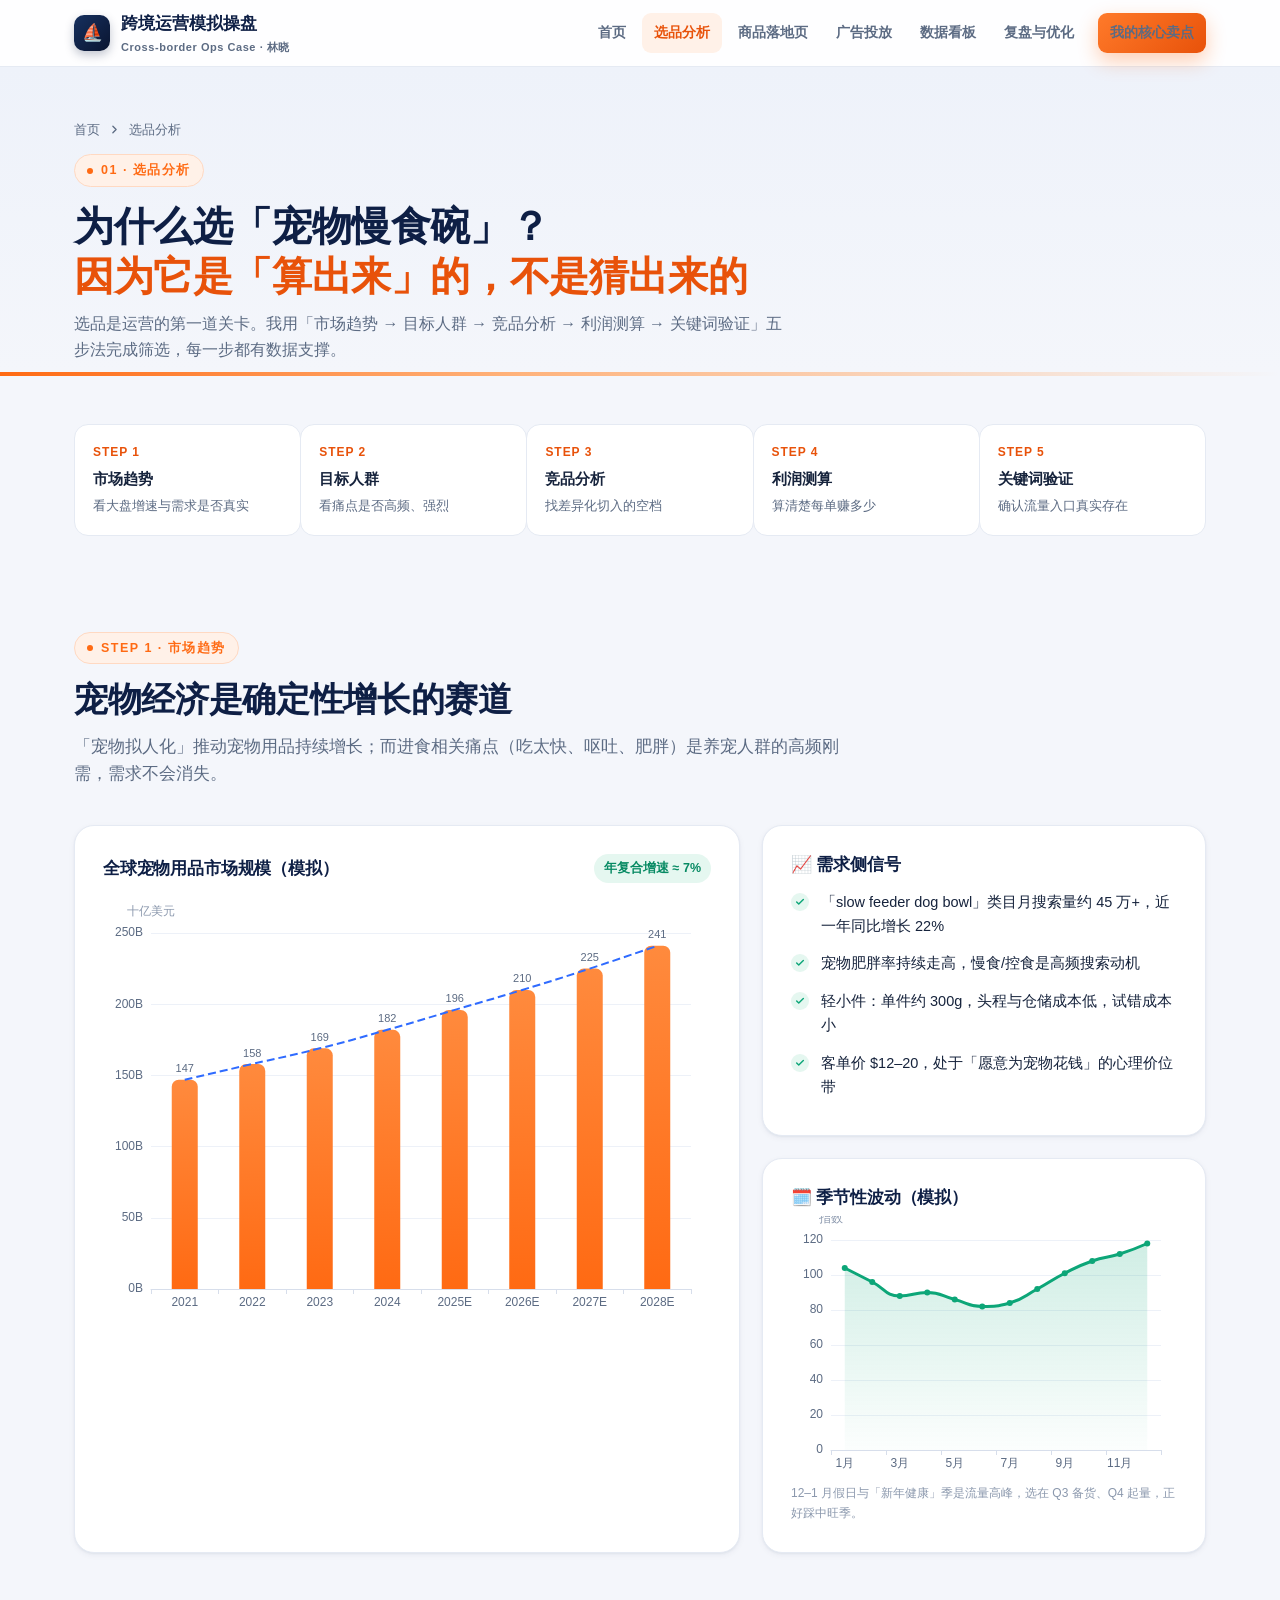
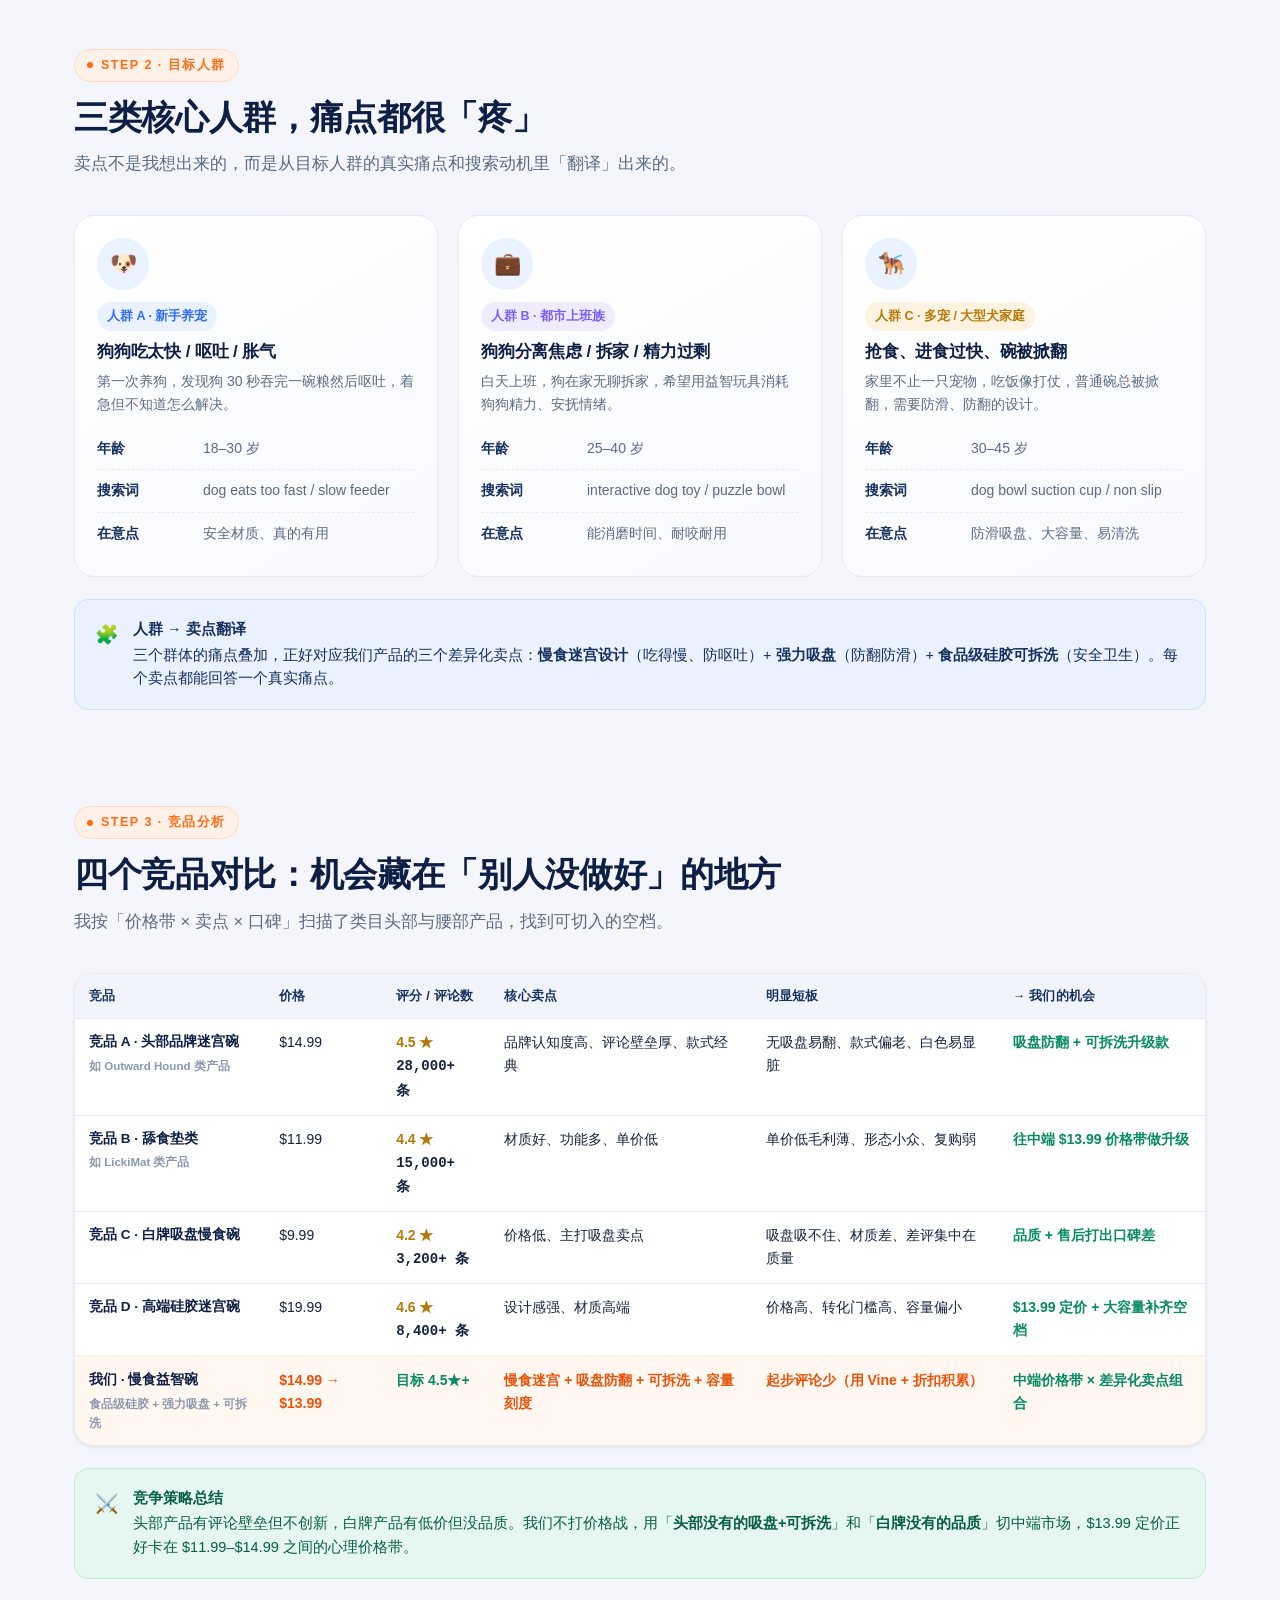
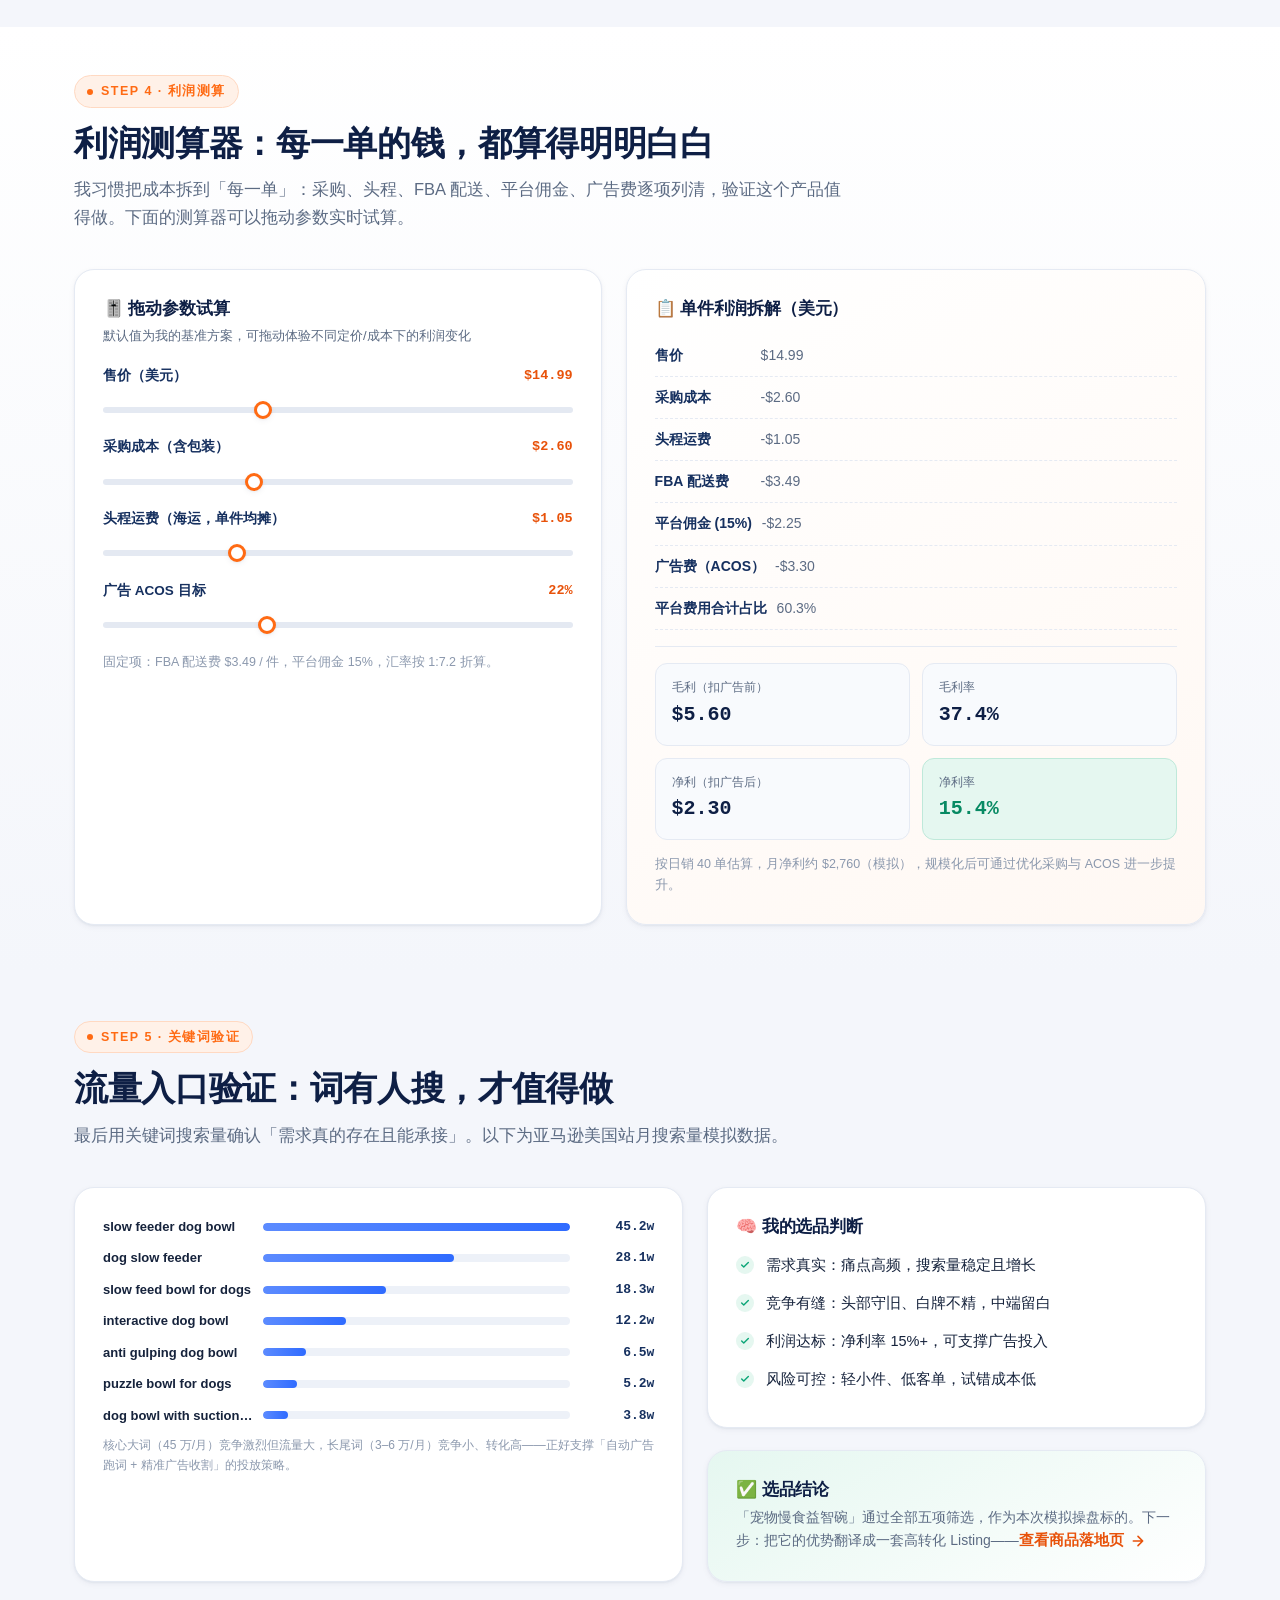
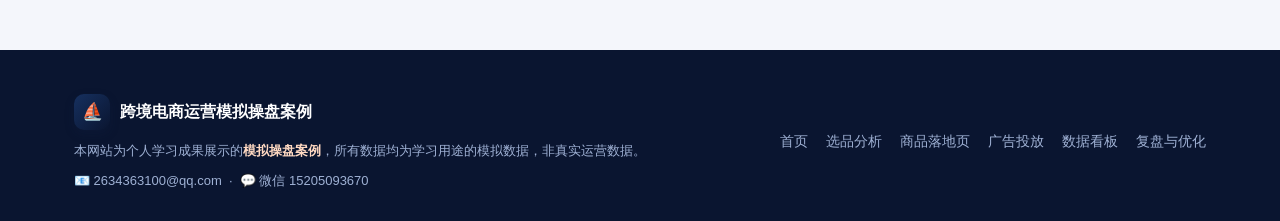
<file: selection.html>
<!doctype html>
<html lang="zh-CN">
<head>
<meta charset="utf-8">
<meta name="viewport" content="width=device-width, initial-scale=1">
<title>选品分析 · 宠物慢食碗 · 跨境电商运营模拟操盘案例</title>
<meta name="description" content="从市场趋势、目标人群、竞品对比到利润测算的完整选品逻辑">
<link rel="icon" href="data:image/svg+xml,%3Csvg xmlns='http://www.w3.org/2000/svg' viewBox='0 0 100 100'%3E%3Crect width='100' height='100' rx='22' fill='%230e1f45'/%3E%3Ctext x='50' y='68' font-size='52' text-anchor='middle' fill='%23ff6a13' font-family='Arial' font-weight='bold'%3E%E6%B5%B7%3C/text%3E%3C/svg%3E">
<link rel="stylesheet" href="assets/css/style.css">

</head>
<body>
<header class="site-header">
  <div class="container header-inner">
    <a class="brand" href="index.html">
      <span class="brand-mark">⛵</span>
      <span>跨境运营模拟操盘<span style="display:block;font-size:11px;font-weight:600;color:#5c6b83;letter-spacing:.05em">Cross-border Ops Case · 林晓</span></span>
    </a>
    <nav class="nav" id="siteNav">
      <a href="index.html" class="">首页</a>
      <a href="selection.html" class="active">选品分析</a>
      <a href="listing.html" class="">商品落地页</a>
      <a href="ads.html" class="">广告投放</a>
      <a href="dashboard.html" class="">数据看板</a>
      <a href="review.html" class="">复盘与优化</a>
      <a href="index.html#sell" class="btn btn-primary btn-sm nav-cta">我的核心卖点</a>
    </nav>
    <button class="nav-toggle" id="navToggle" aria-label="菜单">
      <svg viewBox="0 0 24 24" fill="none" stroke="currentColor" stroke-width="2.2" stroke-linecap="round"><path d="M3 6h18M3 12h18M3 18h18"/></svg>
    </button>
  </div>
</header>

<main>

<!-- ================= 页头 ================= -->
<div class="page-hero">
  <div class="container">
    <div class="crumb"><a href="index.html">首页</a><svg viewBox="0 0 24 24" fill="none" stroke="currentColor" stroke-width="2.4" stroke-linecap="round" stroke-linejoin="round"><path d="M9 18l6-6-6-6"/></svg><span>选品分析</span></div>
    <span class="eyebrow"><span class="dot"></span>01 · 选品分析</span>
    <h1>为什么选「宠物慢食碗」？<br><span style="color:var(--accent-deep)">因为它是「算出来」的，不是猜出来的</span></h1>
    <p class="lead">选品是运营的第一道关卡。我用「市场趋势 → 目标人群 → 竞品分析 → 利润测算 → 关键词验证」五步法完成筛选，每一步都有数据支撑。</p>
  </div>
</div>
<hr class="divider-grad">

<!-- ================= 选品五步法 ================= -->
<section class="section tight">
  <div class="container">
    <div class="flow reveal">
      <div class="step"><div class="n">STEP 1</div><h4>市场趋势</h4><p>看大盘增速与需求是否真实</p></div>
      <div class="step"><div class="n">STEP 2</div><h4>目标人群</h4><p>看痛点是否高频、强烈</p></div>
      <div class="step"><div class="n">STEP 3</div><h4>竞品分析</h4><p>找差异化切入的空档</p></div>
      <div class="step"><div class="n">STEP 4</div><h4>利润测算</h4><p>算清楚每单赚多少</p></div>
      <div class="step"><div class="n">STEP 5</div><h4>关键词验证</h4><p>确认流量入口真实存在</p></div>
    </div>
  </div>
</section>

<!-- ================= 市场趋势 ================= -->
<section class="section tight">
  <div class="container">
    <div class="section-head reveal">
      <span class="eyebrow"><span class="dot"></span>STEP 1 · 市场趋势</span>
      <h2>宠物经济是确定性增长的赛道</h2>
      <p class="lead">「宠物拟人化」推动宠物用品持续增长；而进食相关痛点（吃太快、呕吐、肥胖）是养宠人群的高频刚需，需求不会消失。</p>
    </div>
    <div class="grid" style="grid-template-columns:1.2fr .8fr;gap:22px">
      <div class="panel reveal">
        <div class="toolbar"><h3 style="font-size:17px">全球宠物用品市场规模（模拟）</h3><span class="tag green">年复合增速 ≈ 7%</span></div>
        <div id="chartMarket" class="chart-box tall"></div>
      </div>
      <div class="reveal reveal-d1" style="display:flex;flex-direction:column;gap:22px">
        <div class="panel" style="flex:1">
          <h3 style="font-size:17px;margin-bottom:8px">📈 需求侧信号</h3>
          <ul class="check-list" style="font-size:14px">
            <li>「slow feeder dog bowl」类目月搜索量约 45 万+，近一年同比增长 22%</li>
            <li>宠物肥胖率持续走高，慢食/控食是高频搜索动机</li>
            <li>轻小件：单件约 300g，头程与仓储成本低，试错成本小</li>
            <li>客单价 $12–20，处于「愿意为宠物花钱」的心理价位带</li>
          </ul>
        </div>
        <div class="panel" style="flex:1">
          <h3 style="font-size:17px;margin-bottom:8px">🗓️ 季节性波动（模拟）</h3>
          <div id="chartSeason" class="chart-box short"></div>
          <p class="chart-tip">12–1 月假日与「新年健康」季是流量高峰，选在 Q3 备货、Q4 起量，正好踩中旺季。</p>
        </div>
      </div>
    </div>
  </div>
</section>

<!-- ================= 目标人群 ================= -->
<section class="section tight">
  <div class="container">
    <div class="section-head reveal">
      <span class="eyebrow"><span class="dot"></span>STEP 2 · 目标人群</span>
      <h2>三类核心人群，痛点都很「疼」</h2>
      <p class="lead">卖点不是我想出来的，而是从目标人群的真实痛点和搜索动机里「翻译」出来的。</p>
    </div>
    <div class="grid grid-3">
      <div class="persona-card reveal">
        <div class="avatar">🐶</div>
        <div class="tag blue" style="margin-bottom:10px">人群 A · 新手养宠</div>
        <h3 style="font-size:17px;margin-bottom:8px">狗狗吃太快 / 呕吐 / 胀气</h3>
        <p style="font-size:14px;color:var(--muted);margin-bottom:12px">第一次养狗，发现狗 30 秒吞完一碗粮然后呕吐，着急但不知道怎么解决。</p>
        <div class="kv"><span class="k">年龄</span><span class="v">18–30 岁</span></div>
        <div class="kv"><span class="k">搜索词</span><span class="v">dog eats too fast / slow feeder</span></div>
        <div class="kv"><span class="k">在意点</span><span class="v">安全材质、真的有用</span></div>
      </div>
      <div class="persona-card reveal reveal-d1">
        <div class="avatar">💼</div>
        <div class="tag purple" style="margin-bottom:10px">人群 B · 都市上班族</div>
        <h3 style="font-size:17px;margin-bottom:8px">狗狗分离焦虑 / 拆家 / 精力过剩</h3>
        <p style="font-size:14px;color:var(--muted);margin-bottom:12px">白天上班，狗在家无聊拆家，希望用益智玩具消耗狗狗精力、安抚情绪。</p>
        <div class="kv"><span class="k">年龄</span><span class="v">25–40 岁</span></div>
        <div class="kv"><span class="k">搜索词</span><span class="v">interactive dog toy / puzzle bowl</span></div>
        <div class="kv"><span class="k">在意点</span><span class="v">能消磨时间、耐咬耐用</span></div>
      </div>
      <div class="persona-card reveal reveal-d2">
        <div class="avatar">🐕‍🦺</div>
        <div class="tag amber" style="margin-bottom:10px">人群 C · 多宠 / 大型犬家庭</div>
        <h3 style="font-size:17px;margin-bottom:8px">抢食、进食过快、碗被掀翻</h3>
        <p style="font-size:14px;color:var(--muted);margin-bottom:12px">家里不止一只宠物，吃饭像打仗，普通碗总被掀翻，需要防滑、防翻的设计。</p>
        <div class="kv"><span class="k">年龄</span><span class="v">30–45 岁</span></div>
        <div class="kv"><span class="k">搜索词</span><span class="v">dog bowl suction cup / non slip</span></div>
        <div class="kv"><span class="k">在意点</span><span class="v">防滑吸盘、大容量、易清洗</span></div>
      </div>
    </div>
    <div class="callout reveal" style="margin-top:22px">
      <span class="ico">🧩</span>
      <div><strong>人群 → 卖点翻译</strong>三个群体的痛点叠加，正好对应我们产品的三个差异化卖点：<b>慢食迷宫设计</b>（吃得慢、防呕吐）+ <b>强力吸盘</b>（防翻防滑）+ <b>食品级硅胶可拆洗</b>（安全卫生）。每个卖点都能回答一个真实痛点。</div>
    </div>
  </div>
</section>

<!-- ================= 竞品分析 ================= -->
<section class="section tight">
  <div class="container">
    <div class="section-head reveal">
      <span class="eyebrow"><span class="dot"></span>STEP 3 · 竞品分析</span>
      <h2>四个竞品对比：机会藏在「别人没做好」的地方</h2>
      <p class="lead">我按「价格带 × 卖点 × 口碑」扫描了类目头部与腰部产品，找到可切入的空档。</p>
    </div>
    <div class="panel reveal" style="padding:0;overflow:hidden">
      <div class="table-wrap" style="border:none;border-radius:0">
        <table>
          <thead>
            <tr>
              <th style="min-width:170px">竞品</th>
              <th>价格</th>
              <th>评分 / 评论数</th>
              <th style="min-width:200px">核心卖点</th>
              <th style="min-width:200px">明显短板</th>
              <th style="min-width:180px">→ 我们的机会</th>
            </tr>
          </thead>
          <tbody>
            <tr>
              <td><div class="comp-head"><strong>竞品 A · 头部品牌迷宫碗</strong><small>如 Outward Hound 类产品</small></div></td>
              <td class="num">$14.99</td>
              <td><span class="rate">4.5 ★</span><br><span class="num">28,000+ 条</span></td>
              <td>品牌认知度高、评论壁垒厚、款式经典</td>
              <td>无吸盘易翻、款式偏老、白色易显脏</td>
              <td><span class="win">吸盘防翻 + 可拆洗升级款</span></td>
            </tr>
            <tr>
              <td><div class="comp-head"><strong>竞品 B · 舔食垫类</strong><small>如 LickiMat 类产品</small></div></td>
              <td class="num">$11.99</td>
              <td><span class="rate">4.4 ★</span><br><span class="num">15,000+ 条</span></td>
              <td>材质好、功能多、单价低</td>
              <td>单价低毛利薄、形态小众、复购弱</td>
              <td><span class="win">往中端 $13.99 价格带做升级</span></td>
            </tr>
            <tr>
              <td><div class="comp-head"><strong>竞品 C · 白牌吸盘慢食碗</strong></div></td>
              <td class="num">$9.99</td>
              <td><span class="rate">4.2 ★</span><br><span class="num">3,200+ 条</span></td>
              <td>价格低、主打吸盘卖点</td>
              <td>吸盘吸不住、材质差、差评集中在质量</td>
              <td><span class="win">品质 + 售后打出口碑差</span></td>
            </tr>
            <tr>
              <td><div class="comp-head"><strong>竞品 D · 高端硅胶迷宫碗</strong></div></td>
              <td class="num">$19.99</td>
              <td><span class="rate">4.6 ★</span><br><span class="num">8,400+ 条</span></td>
              <td>设计感强、材质高端</td>
              <td>价格高、转化门槛高、容量偏小</td>
              <td><span class="win">$13.99 定价 + 大容量补齐空档</span></td>
            </tr>
            <tr class="total-row">
              <td><div class="comp-head"><strong>我们 · 慢食益智碗</strong><small>食品级硅胶 + 强力吸盘 + 可拆洗</small></div></td>
              <td class="num">$14.99 → $13.99</td>
              <td><span class="win">目标 4.5★+</span></td>
              <td>慢食迷宫 + 吸盘防翻 + 可拆洗 + 容量刻度</td>
              <td>起步评论少（用 Vine + 折扣积累）</td>
              <td><span class="win">中端价格带 × 差异化卖点组合</span></td>
            </tr>
          </tbody>
        </table>
      </div>
    </div>
    <div class="callout green reveal" style="margin-top:22px">
      <span class="ico">⚔️</span>
      <div><strong>竞争策略总结</strong>头部产品有评论壁垒但不创新，白牌产品有低价但没品质。我们不打价格战，用「<b>头部没有的吸盘+可拆洗</b>」和「<b>白牌没有的品质</b>」切中端市场，$13.99 定价正好卡在 $11.99–$14.99 之间的心理价格带。</div>
    </div>
  </div>
</section>

<!-- ================= 利润测算 ================= -->
<section class="section tight" style="background:linear-gradient(180deg,#fff,#f4f6fb)">
  <div class="container">
    <div class="section-head reveal">
      <span class="eyebrow"><span class="dot"></span>STEP 4 · 利润测算</span>
      <h2>利润测算器：每一单的钱，都算得明明白白</h2>
      <p class="lead">我习惯把成本拆到「每一单」：采购、头程、FBA 配送、平台佣金、广告费逐项列清，验证这个产品值得做。下面的测算器可以拖动参数实时试算。</p>
    </div>
    <div class="grid" style="grid-template-columns:1fr 1.1fr;gap:24px">
      <div class="panel reveal">
        <h3 style="font-size:17px;margin-bottom:6px">🎚️ 拖动参数试算</h3>
        <p style="font-size:13px;color:var(--muted);margin-bottom:18px">默认值为我的基准方案，可拖动体验不同定价/成本下的利润变化</p>
        <div class="field">
          <label>售价（美元）<output id="outPrice">$14.99</output></label>
          <input type="range" id="rPrice" min="9.99" max="24.99" step="0.5" value="14.99">
        </div>
        <div class="field">
          <label>采购成本（含包装）<output id="outCog">$2.60</output></label>
          <input type="range" id="rCog" min="1.50" max="5.00" step="0.05" value="2.60">
        </div>
        <div class="field">
          <label>头程运费（海运，单件均摊）<output id="outFreight">$1.05</output></label>
          <input type="range" id="rFreight" min="0.30" max="3.00" step="0.05" value="1.05">
        </div>
        <div class="field">
          <label>广告 ACOS 目标<output id="outAcos">22%</output></label>
          <input type="range" id="rAcos" min="10" max="45" step="1" value="22">
        </div>
        <p class="note-line">固定项：FBA 配送费 $3.49 / 件，平台佣金 15%，汇率按 1:7.2 折算。</p>
      </div>
      <div class="reveal reveal-d1">
        <div class="panel" style="background:linear-gradient(150deg,#fff,#fff8f3)">
          <h3 style="font-size:17px;margin-bottom:16px">📋 单件利润拆解（美元）</h3>
          <div class="kv"><span class="k">售价</span><span class="v" id="kvPrice">$14.99</span></div>
          <div class="kv"><span class="k">采购成本</span><span class="v" id="kvCog">-$2.60</span></div>
          <div class="kv"><span class="k">头程运费</span><span class="v" id="kvFreight">-$1.05</span></div>
          <div class="kv"><span class="k">FBA 配送费</span><span class="v">-$3.49</span></div>
          <div class="kv"><span class="k">平台佣金 (15%)</span><span class="v" id="kvFee">-$2.25</span></div>
          <div class="kv"><span class="k">广告费（ACOS）</span><span class="v" id="kvAd">-$3.30</span></div>
          <div class="kv"><span class="k">平台费用合计占比</span><span class="v" id="kvPlatformPct">38.3%</span></div>
          <div class="divider" style="margin:16px 0"></div>
          <div class="profit-result">
            <div class="box"><div class="k">毛利（扣广告前）</div><div class="v" id="rvGross">$5.60</div></div>
            <div class="box"><div class="k">毛利率</div><div class="v" id="rvGrossPct">37.4%</div></div>
            <div class="box"><div class="k">净利（扣广告后）</div><div class="v" id="rvNet">$2.30</div></div>
            <div class="box hl"><div class="k">净利率</div><div class="v" id="rvNetPct">15.3%</div></div>
          </div>
          <p class="note-line" style="margin-top:14px">按日销 40 单估算，月净利约 $2,760（模拟），规模化后可通过优化采购与 ACOS 进一步提升。</p>
        </div>
      </div>
    </div>
  </div>
</section>

<!-- ================= 关键词验证 ================= -->
<section class="section tight">
  <div class="container">
    <div class="section-head reveal">
      <span class="eyebrow"><span class="dot"></span>STEP 5 · 关键词验证</span>
      <h2>流量入口验证：词有人搜，才值得做</h2>
      <p class="lead">最后用关键词搜索量确认「需求真的存在且能承接」。以下为亚马逊美国站月搜索量模拟数据。</p>
    </div>
    <div class="grid" style="grid-template-columns:1.1fr .9fr;gap:24px">
      <div class="panel reveal">
        <div class="mini-bar"><span class="lab">slow feeder dog bowl</span><span class="track"><i data-w="100"></i></span><span class="val">45.2w</span></div>
        <div class="mini-bar"><span class="lab">dog slow feeder</span><span class="track"><i data-w="62"></i></span><span class="val">28.1w</span></div>
        <div class="mini-bar"><span class="lab">slow feed bowl for dogs</span><span class="track"><i data-w="40"></i></span><span class="val">18.3w</span></div>
        <div class="mini-bar"><span class="lab">interactive dog bowl</span><span class="track"><i data-w="27"></i></span><span class="val">12.2w</span></div>
        <div class="mini-bar"><span class="lab">anti gulping dog bowl</span><span class="track"><i data-w="14"></i></span><span class="val">6.5w</span></div>
        <div class="mini-bar"><span class="lab">puzzle bowl for dogs</span><span class="track"><i data-w="11"></i></span><span class="val">5.2w</span></div>
        <div class="mini-bar"><span class="lab">dog bowl with suction cup</span><span class="track"><i data-w="8"></i></span><span class="val">3.8w</span></div>
        <p class="chart-tip">核心大词（45 万/月）竞争激烈但流量大，长尾词（3–6 万/月）竞争小、转化高——正好支撑「自动广告跑词 + 精准广告收割」的投放策略。</p>
      </div>
      <div class="reveal reveal-d1" style="display:flex;flex-direction:column;gap:22px">
        <div class="panel">
          <h3 style="font-size:17px;margin-bottom:10px">🧠 我的选品判断</h3>
          <ul class="check-list">
            <li>需求真实：痛点高频，搜索量稳定且增长</li>
            <li>竞争有缝：头部守旧、白牌不精，中端留白</li>
            <li>利润达标：净利率 15%+，可支撑广告投入</li>
            <li>风险可控：轻小件、低客单，试错成本低</li>
          </ul>
        </div>
        <div class="panel" style="background:linear-gradient(150deg,var(--green-soft),#fff)">
          <h3 style="font-size:17px;margin-bottom:6px">✅ 选品结论</h3>
          <p style="font-size:14px;color:var(--muted)">「宠物慢食益智碗」通过全部五项筛选，作为本次模拟操盘标的。下一步：把它的优势翻译成一套高转化 Listing——<a class="arrow-link" href="listing.html">查看商品落地页 <svg viewBox="0 0 24 24" fill="none" stroke="currentColor" stroke-width="2.4" stroke-linecap="round" stroke-linejoin="round"><path d="M5 12h14M12 5l7 7-7 7"/></svg></a></p>
        </div>
      </div>
    </div>
  </div>
</section>

</main>
<footer class="site-footer">
  <div class="container footer-inner">
    <div>
      <div class="footer-brand"><span class="brand-mark">⛵</span> 跨境电商运营模拟操盘案例</div>
      <div class="footer-note" style="margin-top:10px">本网站为个人学习成果展示的<b style="color:#ffd9c2">模拟操盘案例</b>，所有数据均为学习用途的模拟数据，非真实运营数据。</div>
      <div class="footer-note" style="margin-top:8px">📧 2634363100@qq.com &nbsp;·&nbsp; 💬 微信 15205093670</div>
    </div>
    <div class="footer-links">
      <a href="index.html">首页</a>
      <a href="selection.html">选品分析</a>
      <a href="listing.html">商品落地页</a>
      <a href="ads.html">广告投放</a>
      <a href="dashboard.html">数据看板</a>
      <a href="review.html">复盘与优化</a>
    </div>
  </div>
</footer>
<script src="assets/js/main.js"></script>
<script src="assets/vendor/echarts.min.js"></script>
<script src="assets/js/selection.js"></script>
</body>
</html>
</file>
<file: assets/css/style.css>
/* =========================================================
   跨境电商运营模拟操盘案例 — 设计系统
   ========================================================= */
:root{
  --navy-950:#0a1530;
  --navy-900:#0e1f45;
  --navy-800:#16305f;
  --navy-700:#1d3f7a;
  --ink:#16233c;
  --muted:#5c6b83;
  --muted-2:#8b98ad;
  --accent:#ff6a13;
  --accent-deep:#e8520a;
  --accent-soft:#fff1e8;
  --green:#0da678;
  --green-deep:#078a63;
  --green-soft:#e5f7f0;
  --red:#e5484d;
  --red-soft:#fdecec;
  --blue:#2f6bff;
  --blue-soft:#eaf1ff;
  --amber:#f5a524;
  --amber-soft:#fdf3e0;
  --purple:#7c5cff;
  --purple-soft:#f0ecff;
  --bg:#f4f6fb;
  --card:#ffffff;
  --line:#e5eaf3;
  --line-strong:#d7deeb;
  --r-sm:8px;--r-md:14px;--r-lg:20px;--r-xl:26px;
  --shadow-sm:0 1px 2px rgba(14,31,69,.05),0 2px 6px rgba(14,31,69,.05);
  --shadow-md:0 6px 18px rgba(14,31,69,.09);
  --shadow-lg:0 20px 50px rgba(14,31,69,.14);
  --font:-apple-system,BlinkMacSystemFont,"Segoe UI","PingFang SC","Hiragino Sans GB","Microsoft YaHei","Noto Sans SC","Helvetica Neue",Arial,sans-serif;
  --mono:"SF Mono","JetBrains Mono",Consolas,"Roboto Mono",Menlo,monospace;
}
*{margin:0;padding:0;box-sizing:border-box}
html{scroll-behavior:smooth;-webkit-text-size-adjust:100%}
body{font-family:var(--font);color:var(--ink);background:var(--bg);line-height:1.65;font-size:15.5px;-webkit-font-smoothing:antialiased}
img{max-width:100%;display:block}
a{color:inherit;text-decoration:none}
ul,ol{list-style:none}
button{font-family:inherit;cursor:pointer;border:none;background:none}
::selection{background:#ffd9c2;color:#7a2400}
.container{max-width:1180px;margin:0 auto;padding:0 24px}
.section{padding:72px 0}
.section.tight{padding:48px 0}
.eyebrow{display:inline-flex;align-items:center;gap:8px;font-size:12.5px;font-weight:700;letter-spacing:.12em;color:var(--accent);text-transform:uppercase;background:var(--accent-soft);border:1px solid #ffd9c2;padding:5px 12px;border-radius:999px;margin-bottom:14px}
.eyebrow .dot{width:6px;height:6px;border-radius:50%;background:var(--accent)}
h1,h2,h3{line-height:1.25;color:var(--navy-900);font-weight:800;letter-spacing:-.01em}
h1{font-size:clamp(30px,4.6vw,50px)}
h2{font-size:clamp(24px,3vw,34px)}
h3{font-size:19px}
.section-head{max-width:780px;margin-bottom:38px}
.section-head.center{margin-left:auto;margin-right:auto;text-align:center}
.section-head .lead{margin-top:12px;color:var(--muted);font-size:16.5px}
.lead{color:var(--muted);font-size:16px}
/* ---------- Buttons ---------- */
.btn{display:inline-flex;align-items:center;justify-content:center;gap:8px;font-weight:700;font-size:15px;padding:12px 22px;border-radius:12px;transition:.22s;white-space:nowrap}
.btn-primary{background:linear-gradient(135deg,#ff7a2a,var(--accent-deep));color:#fff;box-shadow:0 8px 20px rgba(255,106,19,.32)}
.btn-primary:hover{transform:translateY(-2px);box-shadow:0 12px 26px rgba(255,106,19,.42)}
.btn-ghost{background:#fff;color:var(--navy-800);border:1.5px solid var(--line-strong)}
.btn-ghost:hover{border-color:var(--navy-800);transform:translateY(-2px)}
.btn-dark{background:var(--navy-900);color:#fff}
.btn-dark:hover{background:var(--navy-800);transform:translateY(-2px)}
.btn-sm{padding:8px 14px;font-size:13.5px;border-radius:9px}
/* ---------- Header ---------- */
.site-header{position:sticky;top:0;z-index:100;background:rgba(255,255,255,.86);backdrop-filter:blur(14px);-webkit-backdrop-filter:blur(14px);border-bottom:1px solid var(--line)}
.header-inner{display:flex;align-items:center;justify-content:space-between;height:66px}
.brand{display:flex;align-items:center;gap:11px;font-weight:800;color:var(--navy-900);font-size:17px}
.brand-mark{width:36px;height:36px;border-radius:10px;background:linear-gradient(135deg,var(--navy-800),var(--navy-950));display:flex;align-items:center;justify-content:center;color:#fff;font-size:17px;box-shadow:0 4px 10px rgba(14,31,69,.25)}
.brand small{display:block;font-size:11px;font-weight:600;color:var(--muted);letter-spacing:.05em}
.nav{display:flex;align-items:center;gap:4px}
.nav a{font-size:14px;font-weight:600;color:var(--muted);padding:8px 12px;border-radius:9px;transition:.18s}
.nav a:hover{color:var(--navy-900);background:#eef2f9}
.nav a.active{color:var(--accent-deep);background:var(--accent-soft)}
.nav-cta{margin-left:8px}
.nav-toggle{display:none;width:42px;height:42px;border-radius:10px;border:1px solid var(--line);align-items:center;justify-content:center;color:var(--navy-900)}
.nav-toggle svg{width:22px;height:22px}
@media(max-width:920px){
  .nav-toggle{display:flex}
  .nav{position:fixed;inset:66px 0 auto 0;background:#fff;flex-direction:column;align-items:stretch;padding:14px 20px 20px;gap:6px;border-bottom:1px solid var(--line);box-shadow:var(--shadow-lg);transform:translateY(-8px);opacity:0;pointer-events:none;transition:.2s}
  .nav.open{transform:none;opacity:1;pointer-events:auto}
  .nav a{padding:12px 14px}
  .nav-cta{margin:8px 0 0;justify-content:center}
}
/* ---------- Hero ---------- */
.hero{position:relative;overflow:hidden;background:radial-gradient(1100px 520px at 82% -10%,#1d3f7a 0%,transparent 60%),radial-gradient(900px 460px at -10% 20%,#0a1530 0%,transparent 55%),linear-gradient(160deg,#0e1f45,#0a1530);color:#fff}
.hero-grid-bg{position:absolute;inset:0;opacity:.35;background-image:linear-gradient(rgba(255,255,255,.05) 1px,transparent 1px),linear-gradient(90deg,rgba(255,255,255,.05) 1px,transparent 1px);background-size:56px 56px;mask-image:radial-gradient(900px 500px at 70% 10%,#000 30%,transparent 75%);-webkit-mask-image:radial-gradient(900px 500px at 70% 10%,#000 30%,transparent 75%)}
.hero-inner{position:relative;padding:84px 0 92px}
.hero-badge{display:inline-flex;align-items:center;gap:8px;background:rgba(255,255,255,.08);border:1px solid rgba(255,255,255,.16);color:#cfe0ff;font-size:13px;font-weight:600;padding:7px 14px;border-radius:999px;margin-bottom:22px}
.hero-badge .pulse{width:8px;height:8px;border-radius:50%;background:#38e0a8;box-shadow:0 0 0 0 rgba(56,224,168,.6);animation:pulse 2s infinite}
@keyframes pulse{0%{box-shadow:0 0 0 0 rgba(56,224,168,.55)}70%{box-shadow:0 0 0 9px rgba(56,224,168,0)}100%{box-shadow:0 0 0 0 rgba(56,224,168,0)}}
.hero h1{color:#fff;margin-bottom:16px}
.hero h1 .grad{background:linear-gradient(92deg,#ffb27a,#ff7a2a 55%,#ffd9a3);-webkit-background-clip:text;background-clip:text;color:transparent}
.hero .sub{color:#b9c8e4;font-size:17.5px;max-width:640px;margin-bottom:30px}
.hero-actions{display:flex;gap:12px;flex-wrap:wrap;margin-bottom:44px}
.hero-stats{display:grid;grid-template-columns:repeat(4,1fr);gap:14px;max-width:880px}
.hero-stat{background:rgba(255,255,255,.07);border:1px solid rgba(255,255,255,.13);border-radius:var(--r-md);padding:18px 20px;backdrop-filter:blur(4px)}
.hero-stat .num{font-size:24px;font-weight:800;color:#fff;font-family:var(--mono)}
.hero-stat .lbl{font-size:12.5px;color:#9fb1d4;margin-top:3px}
@media(max-width:760px){.hero-stats{grid-template-columns:repeat(2,1fr)}.hero-inner{padding:60px 0 68px}}
/* ---------- Cards / grids ---------- */
.grid{display:grid;gap:20px}
.grid > *{min-width:0}
.grid-2{grid-template-columns:repeat(2,1fr)}
.grid-3{grid-template-columns:repeat(3,1fr)}
.grid-4{grid-template-columns:repeat(4,1fr)}
@media(max-width:980px){.grid-4{grid-template-columns:repeat(2,1fr)}.grid-3{grid-template-columns:repeat(2,1fr)}}
@media(max-width:760px){.grid-2,.grid-3,.grid-4{grid-template-columns:1fr}.grid[style*="grid-template-columns"]{grid-template-columns:1fr !important}}
.card{background:var(--card);border:1px solid var(--line);border-radius:var(--r-lg);padding:26px;box-shadow:var(--shadow-sm);transition:.25s}
.card.hover:hover{transform:translateY(-4px);box-shadow:var(--shadow-md);border-color:var(--line-strong)}
.card.plain{box-shadow:none}
.icon-badge{width:46px;height:46px;border-radius:13px;display:flex;align-items:center;justify-content:center;font-size:22px;margin-bottom:16px}
.icon-badge svg{width:24px;height:24px}
.tint-orange{background:var(--accent-soft);color:var(--accent-deep)}
.tint-blue{background:var(--blue-soft);color:var(--blue)}
.tint-green{background:var(--green-soft);color:var(--green-deep)}
.tint-purple{background:var(--purple-soft);color:var(--purple)}
.tint-amber{background:var(--amber-soft);color:#b5790a}
.tint-navy{background:#e9eef8;color:var(--navy-800)}
.card h3{margin-bottom:8px}
.card p{color:var(--muted);font-size:14.5px}
.card .kicker{font-size:12px;font-weight:700;letter-spacing:.08em;text-transform:uppercase;color:var(--muted-2);margin-bottom:8px}
/* ---------- Tags / badges ---------- */
.tag{display:inline-flex;align-items:center;gap:5px;font-size:12.5px;font-weight:600;padding:4px 10px;border-radius:999px;background:#eef2f9;color:var(--muted)}
.tag.green{background:var(--green-soft);color:var(--green-deep)}
.tag.red{background:var(--red-soft);color:var(--red)}
.tag.orange{background:var(--accent-soft);color:var(--accent-deep)}
.tag.blue{background:var(--blue-soft);color:var(--blue)}
.tag.amber{background:var(--amber-soft);color:#b5790a}
.tag.purple{background:var(--purple-soft);color:var(--purple)}
.pill{display:inline-block;font-size:12px;font-weight:700;padding:3px 9px;border-radius:6px;letter-spacing:.02em}
/* ---------- Tables ---------- */
.table-wrap{overflow-x:auto;border-radius:var(--r-md);border:1px solid var(--line);background:#fff}
table{width:100%;border-collapse:collapse;font-size:14px;min-width:640px}
th{background:#f1f4fa;color:var(--navy-800);font-size:12.5px;font-weight:700;text-align:left;padding:12px 14px;border-bottom:1px solid var(--line);white-space:nowrap;letter-spacing:.02em}
td{padding:12px 14px;border-bottom:1px solid var(--line);color:var(--ink);vertical-align:top}
tbody tr:last-child td{border-bottom:none}
tbody tr:hover td{background:#fafcff}
td .num{font-family:var(--mono);font-weight:600}
tr.total-row td{background:#fff7f0;font-weight:700;color:var(--accent-deep);border-top:2px solid var(--accent-soft)}
/* ---------- Panels & section dividers ---------- */
.panel{background:#fff;border:1px solid var(--line);border-radius:var(--r-lg);padding:28px;box-shadow:var(--shadow-sm)}
.panel-dark{background:linear-gradient(150deg,var(--navy-900),var(--navy-950));color:#dfe8fb;border-radius:var(--r-lg);padding:32px}
.panel-dark h3{color:#fff}
.panel-dark .lead{color:#aebfdf}
.divider{height:1px;background:var(--line);margin:34px 0;border:none}
/* ---------- KPI cards ---------- */
.kpi{background:#fff;border:1px solid var(--line);border-radius:var(--r-lg);padding:22px 24px;box-shadow:var(--shadow-sm);position:relative;overflow:hidden}
.kpi .top{display:flex;align-items:center;justify-content:space-between;margin-bottom:10px}
.kpi .lbl{font-size:13.5px;color:var(--muted);font-weight:600}
.kpi .val{font-size:27px;font-weight:800;color:var(--navy-900);font-family:var(--mono);letter-spacing:-.02em}
.kpi .val small{font-size:14px;color:var(--muted);font-weight:600;font-family:var(--font)}
.kpi .delta{font-size:12.5px;font-weight:700;padding:3px 8px;border-radius:999px}
.kpi .delta.up{background:var(--green-soft);color:var(--green-deep)}
.kpi .delta.down{background:var(--red-soft);color:var(--red)}
.kpi .delta.flat{background:#eef2f9;color:var(--muted)}
.kpi .sub{font-size:12.5px;color:var(--muted-2);margin-top:6px}
.kpi .spark{position:absolute;right:0;bottom:0;opacity:.5;pointer-events:none}
/* ---------- Tabs ---------- */
.tabs{display:flex;gap:6px;background:#eef2f9;padding:5px;border-radius:12px;width:fit-content;flex-wrap:wrap}
.tabs button{font-size:13.5px;font-weight:700;color:var(--muted);padding:8px 16px;border-radius:9px;transition:.18s}
.tabs button:hover{color:var(--navy-900)}
.tabs button.active{background:#fff;color:var(--accent-deep);box-shadow:var(--shadow-sm)}
.tab-pane{display:none;animation:fadeUp .35s ease}
.tab-pane.active{display:block}
@keyframes fadeUp{from{opacity:0;transform:translateY(10px)}to{opacity:1;transform:none}}
/* ---------- Progress bars ---------- */
.bar-row{margin-bottom:16px}
.bar-top{display:flex;justify-content:space-between;font-size:13.5px;font-weight:600;margin-bottom:6px}
.bar-top .pct{font-family:var(--mono);color:var(--muted)}
.bar{height:9px;background:#edf1f8;border-radius:99px;overflow:hidden}
.bar i{display:block;height:100%;border-radius:99px;background:linear-gradient(90deg,#ff8a3d,var(--accent-deep));width:0;transition:width 1s cubic-bezier(.2,.7,.3,1)}
.bar.green i{background:linear-gradient(90deg,#23c694,#0da678)}
.bar.blue i{background:linear-gradient(90deg,#5c8bff,#2f6bff)}
.bar.purple i{background:linear-gradient(90deg,#9d85ff,#7c5cff)}
/* ---------- Comparison table for competitors ---------- */
.comp-cell{min-width:120px}
.comp-head{display:flex;flex-direction:column;gap:3px}
.comp-head strong{font-size:13.5px;color:var(--navy-900)}
.comp-head small{font-size:11.5px;color:var(--muted-2);font-weight:600}
.rate{color:#b5790a;font-weight:700}
.win{color:var(--green-deep);font-weight:700}
.lose{color:var(--red);font-weight:600}
/* ---------- Checklist ---------- */
.check-list li{position:relative;padding:7px 0 7px 30px;font-size:14.5px;color:var(--ink)}
.check-list li::before{content:"";position:absolute;left:0;top:9px;width:18px;height:18px;border-radius:50%;background:var(--green-soft) url("data:image/svg+xml,%3Csvg xmlns='http://www.w3.org/2000/svg' width='10' height='10' viewBox='0 0 24 24' fill='none' stroke='%230da678' stroke-width='3.4' stroke-linecap='round' stroke-linejoin='round'%3E%3Cpolyline points='20 6 9 17 4 12'/%3E%3C/svg%3E") center no-repeat}
.cross-list li{position:relative;padding:7px 0 7px 30px;font-size:14.5px;color:var(--muted)}
.cross-list li::before{content:"×";position:absolute;left:0;top:5px;width:20px;height:20px;border-radius:50%;background:var(--red-soft);color:var(--red);font-weight:800;font-size:13px;display:flex;align-items:center;justify-content:center}
/* ---------- Timeline ---------- */
.timeline{position:relative;padding-left:26px}
.timeline::before{content:"";position:absolute;left:7px;top:6px;bottom:6px;width:2px;background:linear-gradient(#ffd9c2,var(--accent))}
.tl-item{position:relative;padding:0 0 26px 18px}
.tl-item:last-child{padding-bottom:0}
.tl-item::before{content:"";position:absolute;left:-25px;top:5px;width:12px;height:12px;border-radius:50%;background:#fff;border:3px solid var(--accent)}
.tl-item .tl-phase{font-size:12px;font-weight:800;color:var(--accent-deep);letter-spacing:.06em;text-transform:uppercase;margin-bottom:4px}
.tl-item h4{font-size:16.5px;margin-bottom:6px}
.tl-item p{font-size:14px;color:var(--muted)}
/* ---------- Quote / callout ---------- */
.callout{display:flex;gap:14px;background:var(--blue-soft);border:1px solid #cfe0ff;border-radius:var(--r-md);padding:18px 20px;font-size:14.5px;color:var(--navy-800)}
.callout.orange{background:var(--accent-soft);border-color:#ffd9c2;color:#8a3c08}
.callout.green{background:var(--green-soft);border-color:#bfe9da;color:#075e44}
.callout .ico{font-size:19px;flex-shrink:0;margin-top:1px}
.callout strong{display:block;margin-bottom:2px}
/* ---------- Footer ---------- */
.site-footer{background:var(--navy-950);color:#9fb1d4;padding:44px 0 36px;margin-top:20px}
.footer-inner{display:flex;justify-content:space-between;gap:24px;flex-wrap:wrap;align-items:center}
.footer-brand{display:flex;align-items:center;gap:10px;color:#fff;font-weight:800}
.footer-note{font-size:13px}
.footer-links{display:flex;gap:18px;font-size:13.5px}
.footer-links a:hover{color:#fff}
/* ---------- Reveal animation ---------- */
.reveal{opacity:0;transform:translateY(22px);transition:opacity .6s ease,transform .6s cubic-bezier(.2,.7,.3,1)}
.reveal.in{opacity:1;transform:none}
.reveal-d1{transition-delay:.08s}.reveal-d2{transition-delay:.16s}.reveal-d3{transition-delay:.24s}.reveal-d4{transition-delay:.32s}
@media(prefers-reduced-motion:reduce){.reveal{opacity:1;transform:none;transition:none}}
/* ---------- Charts ---------- */
.chart-box{width:100%;height:340px}
.chart-box.tall{height:420px}
.chart-box.short{height:260px}
.chart-tip{font-size:12px;color:var(--muted-2);margin-top:8px;display:flex;gap:6px;align-items:center}
/* ---------- Listing page mockup ---------- */
.listing-frame{background:#f4f4f4;border-radius:var(--r-xl);padding:26px;border:1px solid var(--line)}
.amazon-topbar{background:#131a26;color:#fff;border-radius:12px 12px 0 0;display:flex;align-items:center;gap:10px;padding:12px 18px;font-size:14px}
.amazon-topbar .logo{color:#ff9900;font-weight:800;font-size:15px;letter-spacing:-.5px}
.amazon-topbar .search{flex:1;background:#fff;color:#333;border-radius:8px;padding:7px 14px;font-size:12.5px;display:flex;justify-content:space-between}
.amazon-topbar .search span{color:#888}
.amazon-body{background:#fff;border:1px solid var(--line);border-top:none;border-radius:0 0 12px 12px;padding:28px}
.listing-grid{display:grid;grid-template-columns:1.05fr 1fr;gap:34px}
@media(max-width:900px){.listing-grid{grid-template-columns:1fr}}
.listing-title{font-size:21px;font-weight:700;color:#111;line-height:1.45;margin-bottom:10px}
.listing-title em{color:#c45500;font-style:normal}
.listing-meta{display:flex;align-items:center;gap:10px;flex-wrap:wrap;margin-bottom:14px;font-size:13px;color:#565959}
.stars{color:#ffa41c;font-size:15px;letter-spacing:1px}
.bullets li{position:relative;padding:9px 0 9px 24px;font-size:14.5px;color:#0f1111;border-bottom:1px dashed #eee}
.bullets li:last-child{border-bottom:none}
.bullets li::before{content:"";position:absolute;left:4px;top:16px;width:7px;height:7px;border-radius:2px;background:var(--accent)}
.price-row{display:flex;align-items:baseline;gap:10px;margin:14px 0 6px}
.price-now{font-size:26px;font-weight:700;color:#b12704}
.price-before{font-size:15px;color:#565959;text-decoration:line-through}
.price-off{background:#cc0c39;color:#fff;font-size:12px;font-weight:700;padding:2px 8px;border-radius:4px}
.coupon{display:inline-block;background:#f0f8f6;border:1px dashed #007185;color:#007185;font-size:12.5px;padding:6px 10px;border-radius:6px;margin:8px 0}
.buy-box{border:1px solid #d5d9d9;border-radius:12px;padding:18px;margin-top:16px;background:#fff}
.buy-box .stock{color:#007600;font-size:13.5px;font-weight:600}
.add-btn{display:block;width:100%;background:#ffd814;border:1px solid #fcd200;border-radius:99px;padding:9px;font-size:14px;font-weight:600;color:#111;margin-top:10px}
.add-btn.buy{background:#ffa41c;border-color:#ff8f00}
.review-strip{display:flex;gap:10px;flex-wrap:wrap;margin-top:16px;padding-top:16px;border-top:1px solid #eee;font-size:12.5px;color:#565959}
.review-strip span{display:inline-flex;align-items:center;gap:5px;background:#f6f6f6;border-radius:999px;padding:5px 11px}
/* A+ content blocks */
.aplus-block{border:1px solid var(--line);border-radius:var(--r-md);overflow:hidden;background:#fff}
.aplus-head{background:linear-gradient(120deg,var(--navy-800),var(--navy-950));color:#fff;padding:16px 22px;font-weight:800;font-size:16px;display:flex;align-items:center;gap:10px}
.aplus-grid{display:grid;grid-template-columns:repeat(3,1fr);gap:0}
@media(max-width:860px){.aplus-grid{grid-template-columns:1fr}}
.aplus-cell{padding:22px;border-right:1px solid var(--line);border-bottom:1px solid var(--line)}
.aplus-cell:nth-child(3n){border-right:none}
.aplus-cell .em{font-size:26px;margin-bottom:8px}
.aplus-cell h4{font-size:15px;margin-bottom:6px;color:var(--navy-900)}
.aplus-cell p{font-size:13px;color:var(--muted)}
/* ---------- A/B compare ---------- */
.ab-grid{display:grid;grid-template-columns:1fr 1fr;gap:22px}
@media(max-width:860px){.ab-grid{grid-template-columns:1fr}}
.ab-card{border:2px solid var(--line);border-radius:var(--r-lg);overflow:hidden;background:#fff}
.ab-card.winner{border-color:var(--green);box-shadow:0 0 0 3px rgba(13,166,120,.12)}
.ab-card.loser{border-color:var(--line-strong);opacity:.92}
.ab-head{display:flex;align-items:center;justify-content:space-between;padding:13px 18px;font-weight:800;font-size:14px}
.ab-card.winner .ab-head{background:var(--green-soft);color:var(--green-deep)}
.ab-card.loser .ab-head{background:#f2f4f8;color:var(--muted)}
.ab-body{padding:18px}
.ab-img{background:#f6f8fb;border:1px dashed var(--line-strong);border-radius:10px;height:150px;display:flex;align-items:center;justify-content:center;font-size:13px;color:var(--muted-2);margin-bottom:14px;position:relative;overflow:hidden}
.ab-stats{display:grid;grid-template-columns:repeat(3,1fr);gap:10px}
.ab-stat{text-align:center;background:#f8fafd;border-radius:10px;padding:10px 6px}
.ab-stat .v{font-size:17px;font-weight:800;font-family:var(--mono);color:var(--navy-900)}
.ab-stat .k{font-size:11px;color:var(--muted);margin-top:2px}
.delta-badge{display:inline-flex;align-items:center;gap:4px;font-size:12.5px;font-weight:800;padding:3px 9px;border-radius:999px}
/* ---------- Forms / sliders (profit calculator) ---------- */
.field{margin-bottom:16px}
.field label{display:flex;justify-content:space-between;font-size:13.5px;font-weight:700;color:var(--navy-800);margin-bottom:8px}
.field label output{color:var(--accent-deep);font-family:var(--mono)}
input[type=range]{width:100%;height:6px;-webkit-appearance:none;appearance:none;background:#e4e9f2;border-radius:99px;outline:none}
input[type=range]::-webkit-slider-thumb{-webkit-appearance:none;width:18px;height:18px;border-radius:50%;background:#fff;border:3px solid var(--accent);box-shadow:var(--shadow-sm);cursor:pointer}
input[type=range]::-moz-range-thumb{width:16px;height:16px;border-radius:50%;background:#fff;border:3px solid var(--accent);cursor:pointer}
.profit-result{display:grid;grid-template-columns:repeat(2,1fr);gap:12px;margin-top:6px}
.profit-result .box{background:#f8fafd;border:1px solid var(--line);border-radius:12px;padding:14px 16px}
.profit-result .box .k{font-size:12px;color:var(--muted)}
.profit-result .box .v{font-size:20px;font-weight:800;font-family:var(--mono);color:var(--navy-900)}
.profit-result .box.hl{background:var(--green-soft);border-color:#bfe9da}
.profit-result .box.hl .v{color:var(--green-deep)}
/* ---------- Misc ---------- */
.flow{display:flex;align-items:stretch;gap:0;flex-wrap:wrap}
.flow .step{flex:1;min-width:150px;background:#fff;border:1px solid var(--line);border-radius:var(--r-md);padding:18px;position:relative}
.flow .step + .step{margin-left:-1px}
.flow .step .n{font-size:12px;font-weight:800;color:var(--accent-deep);letter-spacing:.08em}
.flow .step h4{font-size:15px;margin:4px 0}
.flow .step p{font-size:13px;color:var(--muted)}
@media(max-width:760px){.flow .step{min-width:46%}.flow .step + .step{margin-left:0;margin-top:-1px}}
.arrow-link{display:inline-flex;align-items:center;gap:6px;font-weight:700;font-size:14.5px;color:var(--accent-deep)}
.arrow-link:hover{gap:10px}
.arrow-link svg{width:16px;height:16px}
.kv{display:flex;gap:10px;align-items:flex-start;font-size:14px;padding:9px 0;border-bottom:1px dashed var(--line)}
.kv:last-child{border-bottom:none}
.kv .k{min-width:96px;font-weight:700;color:var(--navy-800);flex-shrink:0}
.kv .v{color:var(--muted)}
.mini-bar{display:flex;align-items:center;gap:10px;margin-bottom:10px;font-size:13px}
.mini-bar .lab{width:150px;flex-shrink:0;color:var(--ink);font-weight:600;white-space:nowrap;overflow:hidden;text-overflow:ellipsis}
.mini-bar .track{flex:1;height:8px;background:#edf1f8;border-radius:99px;overflow:hidden}
.mini-bar .track i{display:block;height:100%;border-radius:99px;background:linear-gradient(90deg,#5c8bff,#2f6bff)}
.mini-bar .val{width:74px;text-align:right;font-family:var(--mono);font-weight:700;font-size:13px;color:var(--navy-800)}
.toolbar{display:flex;align-items:center;justify-content:space-between;gap:14px;flex-wrap:wrap;margin-bottom:20px}
.toolbar .hint{font-size:13px;color:var(--muted-2)}
.note-line{font-size:12.5px;color:var(--muted-2);margin-top:10px;display:flex;gap:6px;align-items:flex-start}
.note-line svg{width:14px;height:14px;flex-shrink:0;margin-top:1px}
.sticky-side{position:sticky;top:88px}
@media(max-width:980px){.sticky-side{position:static}}
.page-hero{padding:52px 0 8px;background:linear-gradient(180deg,#eef2fa,transparent)}
.crumb{display:flex;align-items:center;gap:8px;font-size:13px;color:var(--muted);margin-bottom:14px}
.crumb a:hover{color:var(--accent-deep)}
.crumb svg{width:13px;height:13px}
.page-hero h1{font-size:clamp(26px,3.6vw,40px)}
.page-hero .lead{margin-top:10px;max-width:720px}
.divider-grad{height:4px;background:linear-gradient(90deg,var(--accent),#ffb27a 40%,transparent);border:none;margin:0}
.persona-card{background:linear-gradient(150deg,#fff,#f7f9fe);border:1px solid var(--line);border-radius:var(--r-lg);padding:22px;position:relative}
.persona-card .avatar{width:52px;height:52px;border-radius:50%;display:flex;align-items:center;justify-content:center;font-size:22px;margin-bottom:12px;background:var(--blue-soft)}
.kbd{font-family:var(--mono);font-size:12px;background:#eef2f9;border:1px solid var(--line-strong);border-bottom-width:2px;border-radius:6px;padding:2px 7px;color:var(--navy-800)}
.scroll-x{overflow-x:auto}
</file>
